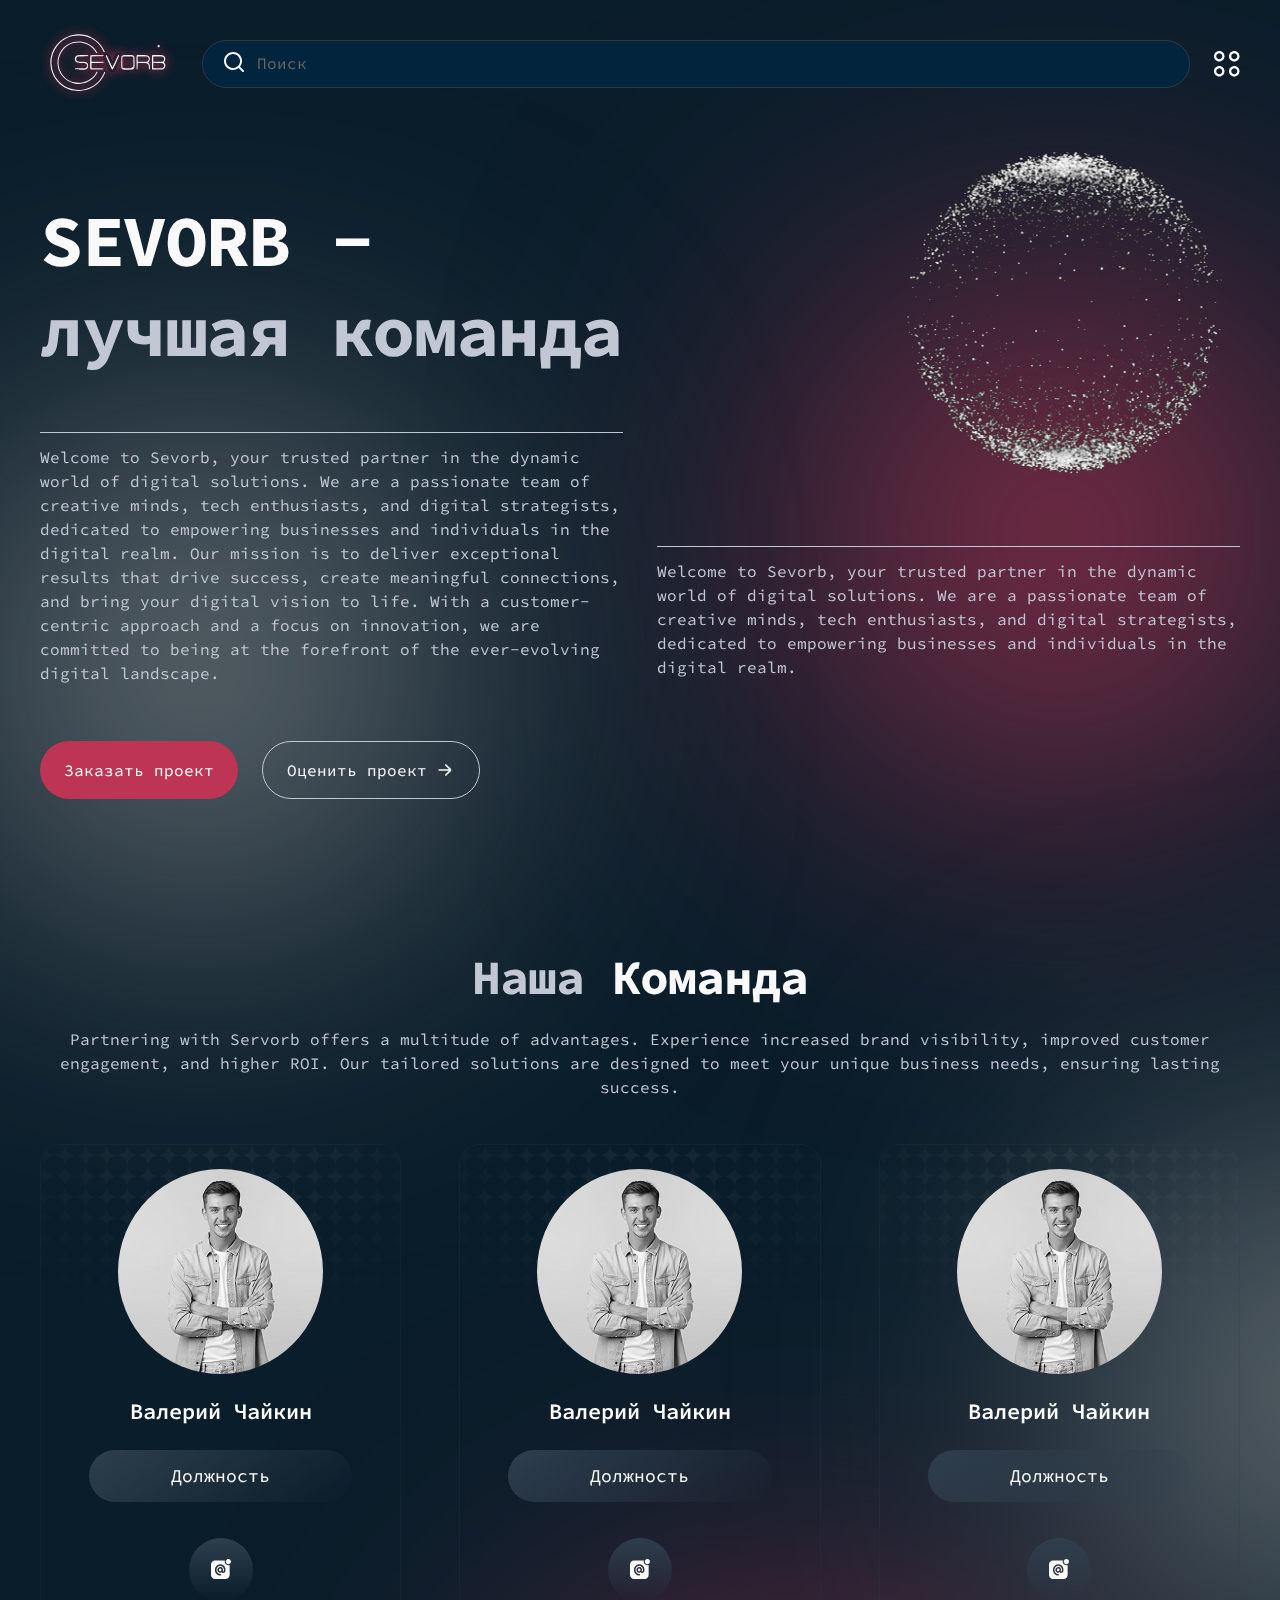
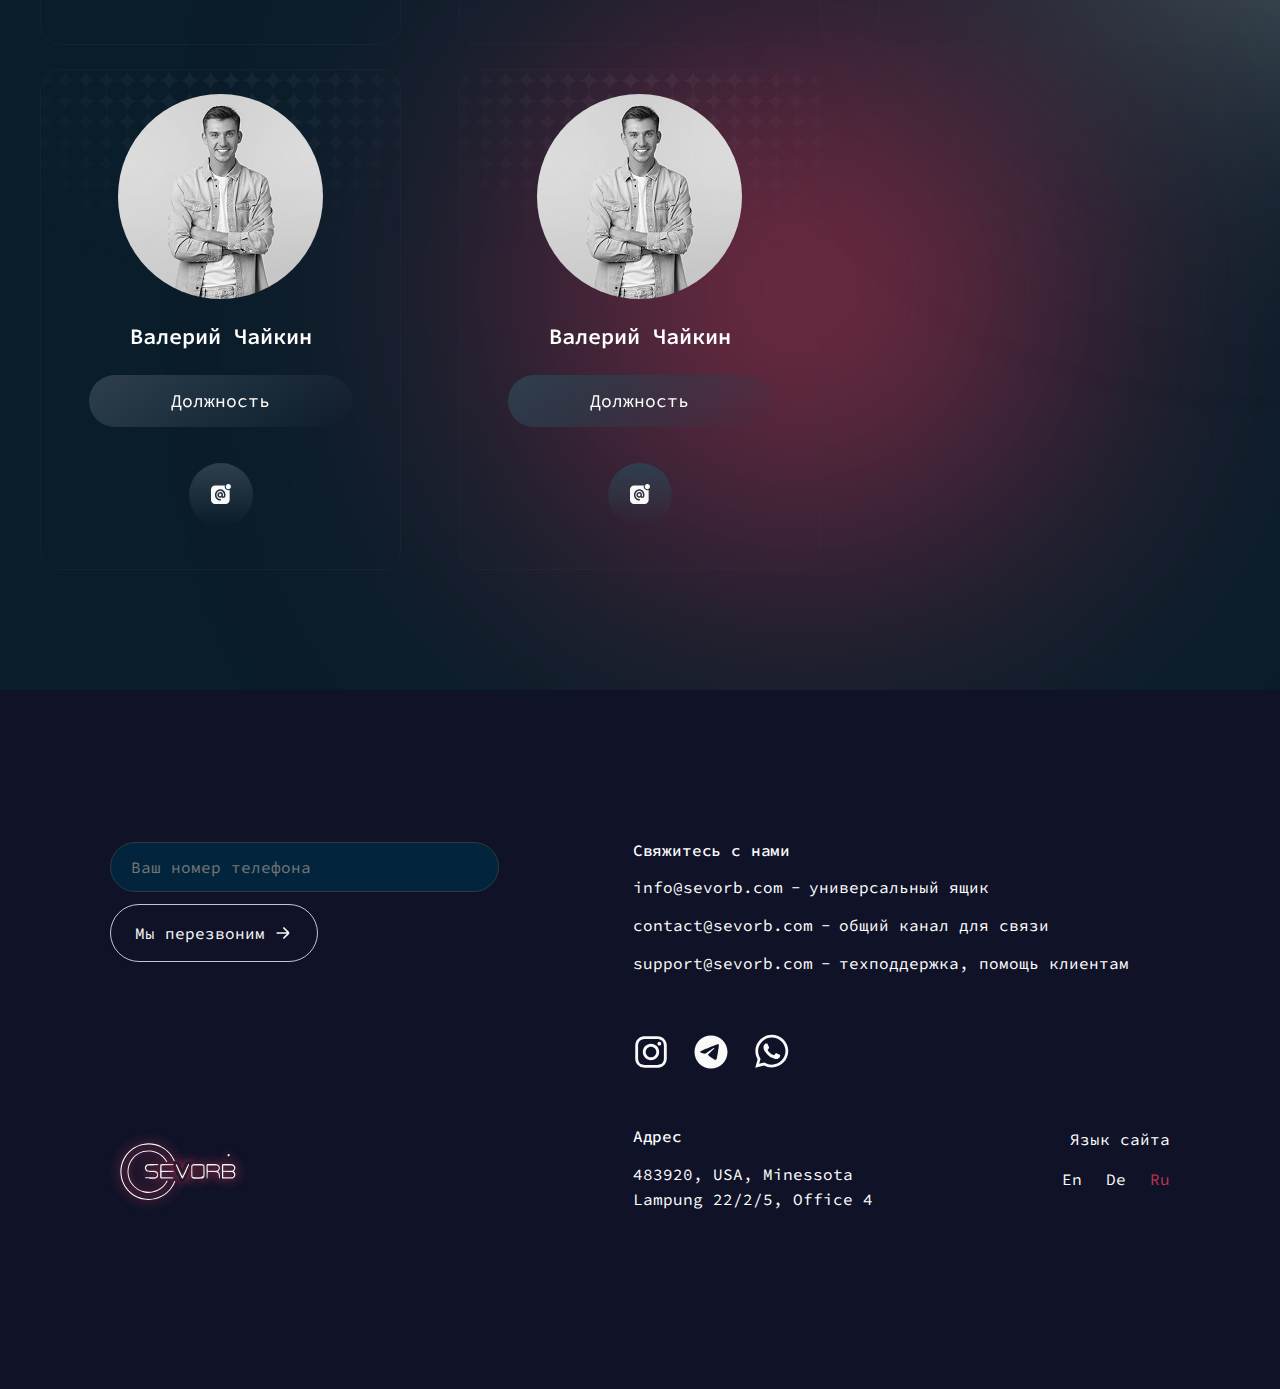
<file: about.html>
<!DOCTYPE html>
<html lang="en">
  <head>
    <meta charset="UTF-8" />
    <meta name="viewport" content="width=device-width, initial-scale=1.0" />
    <title>Document</title>
    <link rel="preconnect" href="https://fonts.googleapis.com" />
    <link rel="preconnect" href="https://fonts.gstatic.com" crossorigin />
    <link
      href="https://fonts.googleapis.com/css2?family=Inter:opsz,wght@14..32,100..900&family=Sora:wght@600&family=Source+Code+Pro:wght@200..900&display=swap"
      rel="stylesheet"
    />
    <link rel="stylesheet" href="css/reset.css" />
    <link rel="stylesheet" href="css/fonts.css" />

    <link rel="stylesheet" href="css/choices.min.css" />
    <link rel="stylesheet" href="css/style.css" />
    <link rel="stylesheet" href="components/about-hero/about-hero.css" />
    <link rel="stylesheet" href="components/about-team/about-team.css" />
  </head>
  <body>
    <div class="wrapper">
      <header class="header">
        <div class="bg-circle-bigMenu"></div>

        <div class="header-row">
          <a href="/" class="header-logo">
            <object data="images/header/Logo.svg" type="image/svg+xml"></object>
          </a>
          <div class="header-search">
            <form action="">
              <input type="text" placeholder="Поиск" />
              <button type="submit">
                <svg
                  width="21"
                  height="20"
                  viewBox="0 0 21 20"
                  fill="none"
                  xmlns="http://www.w3.org/2000/svg"
                >
                  <path
                    d="M19.7309 18.3109L16.0209 14.6309C17.461 12.8353 18.1584 10.5562 17.9697 8.2622C17.781 5.9682 16.7206 3.83368 15.0064 2.29754C13.2923 0.761407 11.0547 -0.0595894 8.75382 0.00337096C6.45294 0.0663314 4.26362 1.00846 2.63604 2.63604C1.00846 4.26362 0.0663314 6.45294 0.00337096 8.75382C-0.0595894 11.0547 0.761407 13.2923 2.29754 15.0064C3.83368 16.7206 5.9682 17.781 8.2622 17.9697C10.5562 18.1584 12.8353 17.461 14.6309 16.0209L18.3109 19.7009C18.4039 19.7946 18.5145 19.869 18.6363 19.9198C18.7582 19.9706 18.8889 19.9967 19.0209 19.9967C19.1529 19.9967 19.2836 19.9706 19.4055 19.9198C19.5273 19.869 19.6379 19.7946 19.7309 19.7009C19.9111 19.5144 20.0119 19.2652 20.0119 19.0059C20.0119 18.7466 19.9111 18.4974 19.7309 18.3109ZM9.0209 16.0209C7.63643 16.0209 6.28305 15.6104 5.13191 14.8412C3.98076 14.072 3.08356 12.9788 2.55374 11.6997C2.02393 10.4206 1.88531 9.01314 2.1554 7.65527C2.4255 6.2974 3.09219 5.05012 4.07115 4.07115C5.05012 3.09219 6.2974 2.4255 7.65527 2.1554C9.01314 1.88531 10.4206 2.02393 11.6997 2.55374C12.9788 3.08356 14.072 3.98076 14.8412 5.13191C15.6104 6.28305 16.0209 7.63643 16.0209 9.0209C16.0209 10.8774 15.2834 12.6579 13.9706 13.9706C12.6579 15.2834 10.8774 16.0209 9.0209 16.0209Z"
                    fill="#F9F9F9"
                  />
                </svg>
              </button>
            </form>
          </div>

          <div class="header-nav">
            <ul class="menu header-menu">
              <li class="menu-item">
                <a href="#">О нас</a>
              </li>
              <li class="menu-item menu-item-submenu">
                <a>
                  <span>Услуги</span>
                  <div class="arrow-menu">
                    <img src="images/header/arrow-down.svg" alt="" />
                  </div>
                </a>
              </li>
              <li class="menu-item">
                <a href="#">Как мы работаем</a>
              </li>
              <li class="menu-item">
                <a href="#">Кейсы</a>
              </li>
              <li class="menu-item">
                <a href="#">Контакты</a>
              </li>
            </ul>
            <div class="language">
              <div class="language-use">
                <span>Ru</span>
                <div class="language-arrow">
                  <img src="images/header/arrow-down-lang.svg" alt="" />
                </div>
              </div>
              <div class="language-menu">
                <span>En</span>
                <span>De</span>
              </div>
            </div>
          </div>
          <div class="burger">
            <svg
              class="burger-open"
              width="26"
              height="26"
              viewBox="0 0 26 26"
              fill="none"
              xmlns="http://www.w3.org/2000/svg"
            >
              <path
                fill-rule="evenodd"
                clip-rule="evenodd"
                d="M0 5.25C0 2.35051 2.35051 0 5.25 0C8.1495 0 10.5 2.35051 10.5 5.25C10.5 8.1495 8.1495 10.5 5.25 10.5C2.35051 10.5 0 8.1495 0 5.25ZM8.25 5.25C8.25 3.59315 6.90685 2.25 5.25 2.25C3.59315 2.25 2.25 3.59315 2.25 5.25C2.25 6.90685 3.59315 8.25 5.25 8.25C6.90685 8.25 8.25 6.90685 8.25 5.25Z"
                fill="white"
              />
              <path
                fill-rule="evenodd"
                clip-rule="evenodd"
                d="M15 5.25C15 2.35051 17.3505 0 20.25 0C23.1495 0 25.5 2.35051 25.5 5.25C25.5 8.1495 23.1495 10.5 20.25 10.5C17.3505 10.5 15 8.1495 15 5.25ZM23.25 5.25C23.25 3.59315 21.9069 2.25 20.25 2.25C18.5931 2.25 17.25 3.59315 17.25 5.25C17.25 6.90685 18.5931 8.25 20.25 8.25C21.9069 8.25 23.25 6.90685 23.25 5.25Z"
                fill="white"
              />
              <path
                fill-rule="evenodd"
                clip-rule="evenodd"
                d="M0 20.25C0 17.3505 2.35051 15 5.25 15C8.1495 15 10.5 17.3505 10.5 20.25C10.5 23.1495 8.1495 25.5 5.25 25.5C2.35051 25.5 0 23.1495 0 20.25ZM8.25 20.25C8.25 18.5931 6.90685 17.25 5.25 17.25C3.59315 17.25 2.25 18.5931 2.25 20.25C2.25 21.9069 3.59315 23.25 5.25 23.25C6.90685 23.25 8.25 21.9069 8.25 20.25Z"
                fill="white"
              />
              <path
                fill-rule="evenodd"
                clip-rule="evenodd"
                d="M15 20.25C15 17.3505 17.3505 15 20.25 15C23.1495 15 25.5 17.3505 25.5 20.25C25.5 23.1495 23.1495 25.5 20.25 25.5C17.3505 25.5 15 23.1495 15 20.25ZM23.25 20.25C23.25 18.5931 21.9069 17.25 20.25 17.25C18.5931 17.25 17.25 18.5931 17.25 20.25C17.25 21.9069 18.5931 23.25 20.25 23.25C21.9069 23.25 23.25 21.9069 23.25 20.25Z"
                fill="white"
              />
            </svg>

            <svg
              class="burger-close"
              width="36"
              height="36"
              viewBox="0 0 36 36"
              fill="none"
              xmlns="http://www.w3.org/2000/svg"
            >
              <path
                d="M18 34.125C9.105 34.125 1.875 26.895 1.875 18C1.875 9.105 9.105 1.875 18 1.875C26.895 1.875 34.125 9.105 34.125 18C34.125 26.895 26.895 34.125 18 34.125ZM18 4.125C10.35 4.125 4.125 10.35 4.125 18C4.125 25.65 10.35 31.875 18 31.875C25.65 31.875 31.875 25.65 31.875 18C31.875 10.35 25.65 4.125 18 4.125Z"
                fill="#F9F9F9"
              />
              <path
                d="M13.755 23.3691C13.47 23.3691 13.185 23.2641 12.96 23.0391C12.525 22.6041 12.525 21.8841 12.96 21.4491L21.45 12.9591C21.885 12.5241 22.605 12.5241 23.04 12.9591C23.475 13.3941 23.475 14.1141 23.04 14.5491L14.55 23.0391C14.34 23.2641 14.04 23.3691 13.755 23.3691Z"
                fill="#F9F9F9"
              />
              <path
                d="M22.245 23.3691C21.96 23.3691 21.675 23.2641 21.45 23.0391L12.96 14.5491C12.525 14.1141 12.525 13.3941 12.96 12.9591C13.395 12.5241 14.115 12.5241 14.55 12.9591L23.04 21.4491C23.475 21.8841 23.475 22.6041 23.04 23.0391C22.815 23.2641 22.53 23.3691 22.245 23.3691Z"
                fill="#F9F9F9"
              />
            </svg>
          </div>
        </div>
        <div class="header-bigMenu">
          <div class="bg-bigMenu">
            <img src="images/header/Code-block.svg" alt="" />
          </div>

          <div class="header-navigation">
            <ul class="menu">
              <li class="menu-item">
                <a href="#">О нас</a>
              </li>
              <li class="menu-item menu-item-has-children">
                <div class="menu-item-children-link">
                  <span>Услуги</span>
                  <div class="arrow-menu">
                    <img src="images/header/arrow-down.svg" alt="" />
                  </div>
                </div>
                <ul class="sub-menu">
                  <li class="menu-item">
                    <a href="#">
                      <div class="menu-icons">
                        <img src="images/header/icons/development.svg" alt="" />
                      </div>
                      <div class="menu-info">
                        <div class="menu-info-title">
                          Разработка программного обеспечения
                        </div>
                        <p class="menu-info-text">
                          Создание и поддержка мобильных и настольных приложений
                        </p>
                      </div>
                    </a>
                  </li>
                  <li class="menu-item">
                    <a href="#">
                      <div class="menu-icons">
                        <img
                          src="images/header/icons/it-consulting.svg"
                          alt=""
                        />
                      </div>
                      <div class="menu-info">
                        <div class="menu-info-title">IT-консалтинг</div>
                        <p class="menu-info-text">
                          Создание и поддержка мобильных и настольных приложений
                        </p>
                      </div>
                    </a>
                  </li>
                  <li class="menu-item">
                    <a href="#">
                      <div class="menu-icons">
                        <img src="images/header/icons/no-code.svg" alt="" />
                      </div>
                      <div class="menu-info">
                        <div class="menu-info-title">
                          No-code / Low-code разработка
                        </div>
                        <p class="menu-info-text">
                          Создание и поддержка мобильных и настольных приложений
                        </p>
                      </div>
                    </a>
                  </li>
                  <li class="menu-item">
                    <a href="#">
                      <div class="menu-icons">
                        <img
                          src="images/header/icons/tech-documents.svg"
                          alt=""
                        />
                      </div>
                      <div class="menu-info">
                        <div class="menu-info-title">
                          Техническая документация и сопровождение
                        </div>
                        <p class="menu-info-text">
                          Создание и поддержка мобильных и настольных приложений
                        </p>
                      </div>
                    </a>
                  </li>
                  <li class="menu-item">
                    <a href="#">
                      <div class="menu-icons">
                        <img src="images/header/icons/test.svg" alt="" />
                      </div>
                      <div class="menu-info">
                        <div class="menu-info-title">
                          Тестирование программного обеспечения
                        </div>
                        <p class="menu-info-text">
                          Создание и поддержка мобильных и настольных приложений
                        </p>
                      </div>
                    </a>
                  </li>
                  <li class="menu-item">
                    <a href="#">
                      <div class="menu-icons">
                        <img src="images/header/icons/analyse.svg" alt="" />
                      </div>
                      <div class="menu-info">
                        <div class="menu-info-title">
                          Аналитика и визуализация данных
                        </div>
                        <p class="menu-info-text">
                          Создание и поддержка мобильных и настольных приложений
                        </p>
                      </div>
                    </a>
                  </li>
                  <li class="menu-item">
                    <a href="#">
                      <div class="menu-icons">
                        <img src="images/header/icons/robotics.svg" alt="" />
                      </div>
                      <div class="menu-info">
                        <div class="menu-info-title">
                          Robotic Process Automation (RPA)
                        </div>
                        <p class="menu-info-text">
                          Создание и поддержка мобильных и настольных приложений
                        </p>
                      </div>
                    </a>
                  </li>
                  <li class="menu-item">
                    <a href="#">
                      <div class="menu-icons">
                        <img src="images/header/icons/it-autsort.svg" alt="" />
                      </div>
                      <div class="menu-info">
                        <div class="menu-info-title">IT-аутсорсинг</div>
                        <p class="menu-info-text">
                          Создание и поддержка мобильных и настольных приложений
                        </p>
                      </div>
                    </a>
                  </li>
                </ul>
              </li>
              <li class="menu-item">
                <a href="#">Как мы работаем</a>
              </li>

              <li class="menu-item">
                <a href="#">Кейсы</a>
              </li>
              <li class="menu-item">
                <a href="#">Контакты</a>
              </li>
            </ul>
            <div class="language-bigMenu">
              <span class="language-span">Язык сайта:</span>
              <div class="language-row">
                <a href="#" class="lang">En</a>
                <a href="#" class="lang">De</a>
                <a href="#" class="lang active">Ru</a>
              </div>
            </div>
          </div>
        </div>
        <div class="header-bigMenu-services">
          <div class="bg-bigMenu">
            <img src="images/header/Code-block.svg" alt="" />
          </div>

          <h3>Услуги</h3>

          <ul class="sub-menu">
            <li class="menu-item">
              <a href="#">
                <div class="menu-icons">
                  <img src="images/header/icons/development.svg" alt="" />
                </div>
                <div class="menu-info">
                  <div class="menu-info-title">
                    Разработка программного обеспечения
                  </div>
                  <p class="menu-info-text">
                    Создание и поддержка мобильных и настольных приложений
                  </p>
                </div>
              </a>
            </li>
            <li class="menu-item">
              <a href="#">
                <div class="menu-icons">
                  <img src="images/header/icons/it-consulting.svg" alt="" />
                </div>
                <div class="menu-info">
                  <div class="menu-info-title">IT-консалтинг</div>
                  <p class="menu-info-text">
                    Создание и поддержка мобильных и настольных приложений
                  </p>
                </div>
              </a>
            </li>
            <li class="menu-item">
              <a href="#">
                <div class="menu-icons">
                  <img src="images/header/icons/no-code.svg" alt="" />
                </div>
                <div class="menu-info">
                  <div class="menu-info-title">
                    No-code / Low-code разработка
                  </div>
                  <p class="menu-info-text">
                    Создание и поддержка мобильных и настольных приложений
                  </p>
                </div>
              </a>
            </li>
            <li class="menu-item">
              <a href="#">
                <div class="menu-icons">
                  <img src="images/header/icons/tech-documents.svg" alt="" />
                </div>
                <div class="menu-info">
                  <div class="menu-info-title">
                    Техническая документация и сопровождение
                  </div>
                  <p class="menu-info-text">
                    Создание и поддержка мобильных и настольных приложений
                  </p>
                </div>
              </a>
            </li>
            <li class="menu-item">
              <a href="#">
                <div class="menu-icons">
                  <img src="images/header/icons/test.svg" alt="" />
                </div>
                <div class="menu-info">
                  <div class="menu-info-title">
                    Тестирование программного обеспечения
                  </div>
                  <p class="menu-info-text">
                    Создание и поддержка мобильных и настольных приложений
                  </p>
                </div>
              </a>
            </li>
            <li class="menu-item">
              <a href="#">
                <div class="menu-icons">
                  <img src="images/header/icons/analyse.svg" alt="" />
                </div>
                <div class="menu-info">
                  <div class="menu-info-title">
                    Аналитика и визуализация данных
                  </div>
                  <p class="menu-info-text">
                    Создание и поддержка мобильных и настольных приложений
                  </p>
                </div>
              </a>
            </li>
            <li class="menu-item">
              <a href="#">
                <div class="menu-icons">
                  <img src="images/header/icons/robotics.svg" alt="" />
                </div>
                <div class="menu-info">
                  <div class="menu-info-title">
                    Robotic Process Automation (RPA)
                  </div>
                  <p class="menu-info-text">
                    Создание и поддержка мобильных и настольных приложений
                  </p>
                </div>
              </a>
            </li>
            <li class="menu-item">
              <a href="#">
                <div class="menu-icons">
                  <img src="images/header/icons/it-autsort.svg" alt="" />
                </div>
                <div class="menu-info">
                  <div class="menu-info-title">IT-аутсорсинг</div>
                  <p class="menu-info-text">
                    Создание и поддержка мобильных и настольных приложений
                  </p>
                </div>
              </a>
            </li>
          </ul>
        </div>
      </header>
      <main class="main">
        <section class="about-hero">
          <div class="container">
            <div class="about-hero-wrapper">
              <div class="about-hero-left">
                <h1 class="about-hero-title">
                  SEVORB - <span>лучшая команда</span>
                </h1>
                <div class="about-hero-left-text">
                  <p>
                    Welcome to Sevorb, your trusted partner in the dynamic world
                    of digital solutions. We are a passionate team of creative
                    minds, tech enthusiasts, and digital strategists, dedicated
                    to empowering businesses and individuals in the digital
                    realm. Our mission is to deliver exceptional results that
                    drive success, create meaningful connections, and bring your
                    digital vision to life. With a customer-centric approach and
                    a focus on innovation, we are committed to being at the
                    forefront of the ever-evolving digital landscape.
                  </p>
                </div>
              </div>
              <div class="about-hero-right">
                <div class="about-hero-right-gif">
                  <img src="images/about/about-gif.gif" alt="" />
                </div>
                <div class="about-hero-right-text">
                  <p>
                    Welcome to Sevorb, your trusted partner in the dynamic world
                    of digital solutions. We are a passionate team of creative
                    minds, tech enthusiasts, and digital strategists, dedicated
                    to empowering businesses and individuals in the digital
                    realm.
                  </p>
                </div>
              </div>
            </div>
            <div class="about-hero-buttons">
              <button class="red-btn btn-form">Заказать проект</button>
              <button class="btn btn-form">
                <span>Оценить проект</span>
                <img src="images/arrow-right.svg" alt="" />
              </button>
            </div>
          </div>
          <div class="about-hero-circle-red"></div>
          <div class="about-hero-circle-white"></div>
        </section>
        <section class="about-team">
          <div class="container">
            <h2 class="about-team-title">Наша <span>Команда</span></h2>
            <p class="about-team-text">
              Partnering with Servorb offers a multitude of advantages.
              Experience increased brand visibility, improved customer
              engagement, and higher ROI. Our tailored solutions are designed to
              meet your unique business needs, ensuring lasting success.
            </p>
            <div class="about-team-wrapper">
              <article class="team-member-card">
                <figure class="team-member-image">
                  <img
                    class="profile-photo"
                    src="images/ourTeam-whiteSection/man-2.png"
                    alt="Фото Валерия Чайкина"
                  />
                  <img
                    class="profile-photo-2"
                    src="images/ourTeam-whiteSection/man-3.png"
                    alt="Фото Валерия Чайкина"
                  />
                </figure>

                <div class="team-member-info">
                  <h2 class="team-member-name">Валерий Чайкин</h2>
                  <p class="team-member-position">Должность</p>
                </div>
                <a href="#" class="team-member-link">
                  <div class="team-member-link-circle">
                    <img
                      src="images/about/Icon.svg"
                      alt="Подробнее о Валерии Чайкине"
                    />
                  </div>
                </a>

                <div class="team-membedr-bg">
                  <img src="images/about/Abstract Design.svg" alt="" />
                </div>
              </article>
              <article class="team-member-card">
                <figure class="team-member-image">
                  <img
                    class="profile-photo"
                    src="images/ourTeam-whiteSection/man-2.png"
                    alt="Фото Валерия Чайкина"
                  />
                  <img
                    class="profile-photo-2"
                    src="images/ourTeam-whiteSection/man-3.png"
                    alt="Фото Валерия Чайкина"
                  />
                </figure>

                <div class="team-member-info">
                  <h2 class="team-member-name">Валерий Чайкин</h2>
                  <p class="team-member-position">Должность</p>
                </div>
                <a href="#" class="team-member-link">
                  <div class="team-member-link-circle">
                    <img
                      src="images/about/Icon.svg"
                      alt="Подробнее о Валерии Чайкине"
                    />
                  </div>
                </a>

                <div class="team-membedr-bg">
                  <img src="images/about/Abstract Design.svg" alt="" />
                </div>
              </article>
              <article class="team-member-card">
                <figure class="team-member-image">
                  <img
                    class="profile-photo"
                    src="images/ourTeam-whiteSection/man-2.png"
                    alt="Фото Валерия Чайкина"
                  />
                  <img
                    class="profile-photo-2"
                    src="images/ourTeam-whiteSection/man-3.png"
                    alt="Фото Валерия Чайкина"
                  />
                </figure>

                <div class="team-member-info">
                  <h2 class="team-member-name">Валерий Чайкин</h2>
                  <p class="team-member-position">Должность</p>
                </div>
                <a href="#" class="team-member-link">
                  <div class="team-member-link-circle">
                    <img
                      src="images/about/Icon.svg"
                      alt="Подробнее о Валерии Чайкине"
                    />
                  </div>
                </a>

                <div class="team-membedr-bg">
                  <img src="images/about/Abstract Design.svg" alt="" />
                </div>
              </article>
              <article class="team-member-card">
                <figure class="team-member-image">
                  <img
                    class="profile-photo"
                    src="images/ourTeam-whiteSection/man-2.png"
                    alt="Фото Валерия Чайкина"
                  />
                  <img
                    class="profile-photo-2"
                    src="images/ourTeam-whiteSection/man-3.png"
                    alt="Фото Валерия Чайкина"
                  />
                </figure>

                <div class="team-member-info">
                  <h2 class="team-member-name">Валерий Чайкин</h2>
                  <p class="team-member-position">Должность</p>
                </div>
                <a href="#" class="team-member-link">
                  <div class="team-member-link-circle">
                    <img
                      src="images/about/Icon.svg"
                      alt="Подробнее о Валерии Чайкине"
                    />
                  </div>
                </a>

                <div class="team-membedr-bg">
                  <img src="images/about/Abstract Design.svg" alt="" />
                </div>
              </article>
              <article class="team-member-card">
                <figure class="team-member-image">
                  <img
                    class="profile-photo"
                    src="images/ourTeam-whiteSection/man-2.png"
                    alt="Фото Валерия Чайкина"
                  />
                  <img
                    class="profile-photo-2"
                    src="images/ourTeam-whiteSection/man-3.png"
                    alt="Фото Валерия Чайкина"
                  />
                </figure>

                <div class="team-member-info">
                  <h2 class="team-member-name">Валерий Чайкин</h2>
                  <p class="team-member-position">Должность</p>
                </div>
                <a href="#" class="team-member-link">
                  <div class="team-member-link-circle">
                    <img
                      src="images/about/Icon.svg"
                      alt="Подробнее о Валерии Чайкине"
                    />
                  </div>
                </a>

                <div class="team-membedr-bg">
                  <img src="images/about/Abstract Design.svg" alt="" />
                </div>
              </article>
            </div>
          </div>
          <div class="about-team-circle-red"></div>
          <div class="about-team-circle-white"></div>
        </section>
      </main>
      <footer class="footer">
        <div class="container">
          <div class="footer-wrap">
            <div class="footer-left">
              <form action="">
                <input type="text" required placeholder="Ваш номер телефона" />
                <button class="btn" type="submit">
                  <span>Мы перезвоним</span>
                  <img src="images/arrow-right.svg" alt="" />
                </button>
              </form>
              <a href="#" class="footer-logo">
                <object
                  data="images/header/Logo.svg"
                  type="image/svg+xml"
                ></object>
              </a>
            </div>
            <div class="footer-right">
              <div class="footer-right-title">Свяжитесь с нами</div>
              <dl>
                <div class="footer-info-row">
                  <dt>
                    <a href="mailto:info@sevorb.com">info@sevorb.com</a>
                  </dt>
                  <dd class="procherk">-</dd>
                  <dd>универсальный ящик</dd>
                </div>
                <div class="footer-info-row">
                  <dt>
                    <a href="mailto:contact@sevorb.com">contact@sevorb.com</a>
                  </dt>
                  <dd class="procherk">-</dd>
                  <dd>общий канал для связи</dd>
                </div>
                <div class="footer-info-row">
                  <dt>
                    <a href="mailto:support@sevorb.com">support@sevorb.com</a>
                  </dt>
                  <dd class="procherk">-</dd>
                  <dd>техподдержка, помощь клиентам</dd>
                </div>
              </dl>
              <ul class="footer-socials">
                <li>
                  <a href="#">
                    <svg
                      width="36"
                      height="36"
                      viewBox="0 0 36 36"
                      fill="none"
                      xmlns="http://www.w3.org/2000/svg"
                    >
                      <path
                        d="M18 5.09639C22.1747 5.09639 22.744 5.09639 24.4518 5.09639C25.9699 5.09639 26.7289 5.4759 27.2982 5.66566C28.0572 6.04518 28.6265 6.23494 29.1958 6.80422C29.7651 7.3735 30.1446 7.94277 30.3343 8.70181C30.5241 9.27109 30.7139 10.0301 30.9036 11.5482C30.9036 13.256 30.9036 13.6355 30.9036 18C30.9036 22.3645 30.9036 22.744 30.9036 24.4518C30.9036 25.9699 30.5241 26.7289 30.3343 27.2982C29.9548 28.0572 29.7651 28.6265 29.1958 29.1958C28.6265 29.7651 28.0572 30.1446 27.2982 30.3343C26.7289 30.5241 25.9699 30.7139 24.4518 30.9036C22.744 30.9036 22.3645 30.9036 18 30.9036C13.6355 30.9036 13.256 30.9036 11.5482 30.9036C10.0301 30.9036 9.27109 30.5241 8.70181 30.3343C7.94277 29.9548 7.3735 29.7651 6.80422 29.1958C6.23494 28.6265 5.85542 28.0572 5.66566 27.2982C5.4759 26.7289 5.28614 25.9699 5.09639 24.4518C5.09639 22.744 5.09639 22.3645 5.09639 18C5.09639 13.6355 5.09639 13.256 5.09639 11.5482C5.09639 10.0301 5.4759 9.27109 5.66566 8.70181C6.04518 7.94277 6.23494 7.3735 6.80422 6.80422C7.3735 6.23494 7.94277 5.85542 8.70181 5.66566C9.27109 5.4759 10.0301 5.28614 11.5482 5.09639C13.256 5.09639 13.8253 5.09639 18 5.09639ZM18 2.25C13.6355 2.25 13.256 2.25 11.5482 2.25C9.84036 2.25 8.70181 2.62952 7.75301 3.00904C6.80422 3.38856 5.85542 3.95783 4.90663 4.90663C3.95783 5.85542 3.57831 6.61446 3.00904 7.75301C2.62952 8.70181 2.43976 9.84036 2.25 11.5482C2.25 13.256 2.25 13.8253 2.25 18C2.25 22.3645 2.25 22.744 2.25 24.4518C2.25 26.1596 2.62952 27.2982 3.00904 28.247C3.38856 29.1958 3.95783 30.1446 4.90663 31.0934C5.85542 32.0422 6.61446 32.4217 7.75301 32.991C8.70181 33.3705 9.84036 33.5602 11.5482 33.75C13.256 33.75 13.8253 33.75 18 33.75C22.1747 33.75 22.744 33.75 24.4518 33.75C26.1596 33.75 27.2982 33.3705 28.247 32.991C29.1958 32.6114 30.1446 32.0422 31.0934 31.0934C32.0422 30.1446 32.4217 29.3855 32.991 28.247C33.3705 27.2982 33.5602 26.1596 33.75 24.4518C33.75 22.744 33.75 22.1747 33.75 18C33.75 13.8253 33.75 13.256 33.75 11.5482C33.75 9.84036 33.3705 8.70181 32.991 7.75301C32.6114 6.80422 32.0422 5.85542 31.0934 4.90663C30.1446 3.95783 29.3855 3.57831 28.247 3.00904C27.2982 2.62952 26.1596 2.43976 24.4518 2.25C22.744 2.25 22.3645 2.25 18 2.25Z"
                        fill="#F9F9F9"
                      />
                      <path
                        d="M18 9.84036C13.4458 9.84036 9.84036 13.4458 9.84036 18C9.84036 22.5542 13.4458 26.1596 18 26.1596C22.5542 26.1596 26.1596 22.5542 26.1596 18C26.1596 13.4458 22.5542 9.84036 18 9.84036ZM18 23.3133C15.1536 23.3133 12.6867 21.0361 12.6867 18C12.6867 15.1536 14.9639 12.6867 18 12.6867C20.8464 12.6867 23.3133 14.9639 23.3133 18C23.3133 20.8464 20.8464 23.3133 18 23.3133Z"
                        fill="#F9F9F9"
                      />
                      <path
                        d="M26.3494 11.5482C27.3974 11.5482 28.247 10.6986 28.247 9.6506C28.247 8.60259 27.3974 7.75301 26.3494 7.75301C25.3014 7.75301 24.4518 8.60259 24.4518 9.6506C24.4518 10.6986 25.3014 11.5482 26.3494 11.5482Z"
                        fill="#F9F9F9"
                      />
                    </svg>
                  </a>
                </li>
                <li>
                  <a href="#">
                    <svg
                      width="36"
                      height="36"
                      viewBox="0 0 36 36"
                      fill="none"
                      xmlns="http://www.w3.org/2000/svg"
                    >
                      <path
                        fill-rule="evenodd"
                        clip-rule="evenodd"
                        d="M18 34.5C27.1127 34.5 34.5 27.1127 34.5 18C34.5 8.8873 27.1127 1.5 18 1.5C8.8873 1.5 1.5 8.8873 1.5 18C1.5 27.1127 8.8873 34.5 18 34.5ZM18.4225 12.5218C16.7336 13.2282 13.3582 14.6902 8.29633 16.9078C7.47435 17.2365 7.04377 17.5581 7.00457 17.8725C6.93832 18.4038 7.60007 18.6131 8.5012 18.898C8.62377 18.9368 8.75077 18.9769 8.88098 19.0195C9.76755 19.3093 10.9601 19.6483 11.5801 19.6617C12.1425 19.674 12.7702 19.4408 13.4632 18.9623C18.1927 15.7521 20.6341 14.1294 20.7873 14.0945C20.8955 14.0698 21.0453 14.0388 21.1468 14.1295C21.2484 14.2202 21.2384 14.3921 21.2276 14.4382C21.1621 14.7192 18.5645 17.1476 17.2202 18.4042C16.8012 18.796 16.5039 19.0739 16.4431 19.1374C16.307 19.2795 16.1683 19.414 16.0349 19.5433C15.2113 20.3417 14.5936 20.9404 16.0691 21.9181C16.7782 22.388 17.3456 22.7765 17.9116 23.1641C18.5298 23.5875 19.1464 24.0097 19.9442 24.5355C20.1474 24.6695 20.3415 24.8086 20.5306 24.9442C21.25 25.4599 21.8964 25.9232 22.6949 25.8494C23.1588 25.8064 23.6381 25.3677 23.8815 24.0593C24.4567 20.9671 25.5874 14.2672 25.8488 11.5063C25.8717 11.2644 25.8429 10.9548 25.8197 10.8189C25.7966 10.683 25.7483 10.4894 25.5726 10.3461C25.3646 10.1763 25.0434 10.1405 24.8997 10.143C24.2467 10.1547 23.2447 10.505 18.4225 12.5218Z"
                        fill="#F9F9F9"
                      />
                    </svg>
                  </a>
                </li>
                <li>
                  <a href="#">
                    <svg
                      width="36"
                      height="36"
                      viewBox="0 0 36 36"
                      fill="none"
                      xmlns="http://www.w3.org/2000/svg"
                    >
                      <g clip-path="url(#clip0_43721_8750)">
                        <path
                          fill-rule="evenodd"
                          clip-rule="evenodd"
                          d="M30.4421 5.54574C27.3401 2.4541 23.2151 0.751825 18.8197 0.75C9.76208 0.75 2.39117 8.08455 2.3875 17.1013C2.38567 19.9831 3.14283 22.7965 4.58108 25.276L2.25 33.75L10.9602 31.4767C13.36 32.7803 16.0623 33.4654 18.8123 33.4663H18.8197C27.8754 33.4663 35.2472 26.1308 35.25 17.115C35.2518 12.7453 33.5441 8.63738 30.4421 5.54665V5.54574ZM18.8197 30.7049H18.8142C16.3639 30.7049 13.9604 30.049 11.8631 28.8101L11.3644 28.5155L6.19533 29.8647L7.57492 24.8491L7.25042 24.3346C5.88367 22.1707 5.16133 19.6693 5.16225 17.1013C5.165 9.60802 11.292 3.5114 18.8252 3.5114C22.4726 3.51323 25.9018 4.92814 28.4804 7.49797C31.059 10.0669 32.478 13.4824 32.4762 17.1132C32.4725 24.6074 26.3464 30.704 18.8197 30.704V30.7049ZM26.3107 20.5259C25.9 20.3216 23.8815 19.3336 23.5047 19.1968C23.128 19.0599 22.8548 18.9924 22.5817 19.4011C22.3085 19.8107 21.5211 20.7312 21.2818 21.003C21.0426 21.2758 20.8024 21.3095 20.3927 21.1052C19.982 20.9009 18.6592 20.4694 17.0908 19.0773C15.8707 17.9935 15.0467 16.6561 14.8065 16.2465C14.5672 15.8369 14.7808 15.6161 14.9862 15.4127C15.1704 15.2293 15.3968 14.9356 15.6022 14.6966C15.8075 14.4585 15.8753 14.287 16.0128 14.0151C16.1503 13.7424 16.0816 13.5043 15.9789 13.299C15.8762 13.0947 15.0558 11.0831 14.713 10.2658C14.3793 9.46936 14.0411 9.577 13.7899 9.56423C13.5507 9.55237 13.2766 9.55055 13.0025 9.55055C12.7284 9.55055 12.2838 9.65272 11.9071 10.0614C11.5303 10.471 10.4697 11.459 10.4697 13.4696C10.4697 15.4802 11.941 17.4233 12.1463 17.697C12.3517 17.9698 15.0421 22.0968 19.1597 23.8666C20.1387 24.2881 20.9042 24.5389 21.5009 24.7278C22.4845 25.0389 23.3792 24.9951 24.0868 24.8902C24.8752 24.7725 26.516 23.9013 26.8579 22.947C27.1998 21.9928 27.1998 21.1745 27.0972 21.0039C26.9945 20.8333 26.7204 20.7312 26.3097 20.5268V20.525L26.3107 20.5259Z"
                          fill="#F9F9F9"
                        />
                      </g>
                      <defs>
                        <clipPath id="clip0_43721_8750">
                          <rect width="36" height="36" fill="white" />
                        </clipPath>
                      </defs>
                    </svg>
                  </a>
                </li>
              </ul>
              <div class="footer-right-blocks">
                <div class="footer-adress">
                  <span>Адрес</span>
                  <p>
                    483920, USA, Minessota <br />
                    Lampung 22/2/5, Office 4
                  </p>
                </div>
                <div class="footer-language">
                  <span>Язык сайта</span>
                  <div class="footer-language-link">
                    <a href="#">En</a>
                    <a href="#">De</a>
                    <a href="#" class="active">Ru</a>
                  </div>
                </div>
              </div>
            </div>
          </div>
        </div>
      </footer>

      <div class="popup-form">
        <div class="shadow"></div>
        <div class="popup-wrapper">
          <button class="popup-close">
            <svg
              width="36"
              height="36"
              viewBox="0 0 36 36"
              fill="none"
              xmlns="http://www.w3.org/2000/svg"
            >
              <path
                d="M18 34.125C9.105 34.125 1.875 26.895 1.875 18C1.875 9.105 9.105 1.875 18 1.875C26.895 1.875 34.125 9.105 34.125 18C34.125 26.895 26.895 34.125 18 34.125ZM18 4.125C10.35 4.125 4.125 10.35 4.125 18C4.125 25.65 10.35 31.875 18 31.875C25.65 31.875 31.875 25.65 31.875 18C31.875 10.35 25.65 4.125 18 4.125Z"
                fill="#F9F9F9"
              />
              <path
                d="M13.755 23.3691C13.47 23.3691 13.185 23.2641 12.96 23.0391C12.525 22.6041 12.525 21.8841 12.96 21.4491L21.45 12.9591C21.885 12.5241 22.605 12.5241 23.04 12.9591C23.475 13.3941 23.475 14.1141 23.04 14.5491L14.55 23.0391C14.34 23.2641 14.04 23.3691 13.755 23.3691Z"
                fill="#F9F9F9"
              />
              <path
                d="M22.245 23.3691C21.96 23.3691 21.675 23.2641 21.45 23.0391L12.96 14.5491C12.525 14.1141 12.525 13.3941 12.96 12.9591C13.395 12.5241 14.115 12.5241 14.55 12.9591L23.04 21.4491C23.475 21.8841 23.475 22.6041 23.04 23.0391C22.815 23.2641 22.53 23.3691 22.245 23.3691Z"
                fill="#F9F9F9"
              />
            </svg>
          </button>
          <b>Форма онлайн заявки</b>
          <p>Пожалуйста, заполните форму и мы ответим в ближайшие 24 часа</p>
          <div class="form-custom">
            <form class="form">
              <div class="form-row">
                <div class="form-block">
                  <span class="wpcf7-form-control-wrap">
                    <label for="form-name-2">Имя</label>
                    <input
                      type="text"
                      id="form-name-2"
                      required
                      placeholder="Введите ваше имя"
                    />
                  </span>
                </div>
                <div class="form-block">
                  <span class="wpcf7-form-control-wrap">
                    <label for="form-email-2">Email</label>
                    <input
                      type="email"
                      id="form-email-2"
                      required
                      placeholder="Введите ваш Email"
                    />
                  </span>
                </div>
                <div class="form-block">
                  <span class="wpcf7-form-control-wrap">
                    <label for="form-tel-2">Телефон</label>
                    <input
                      type="tel"
                      id="form-tel-2"
                      required
                      placeholder="Введите ваш телефон"
                    />
                  </span>
                </div>
              </div>
              <div class="form-row">
                <div class="form-block">
                  <span class="wpcf7-form-control-wrap">
                    <label for="form-service-2">Выберите услугу</label>
                    <select
                      name=""
                      id="form-service-2"
                      class="multi-default"
                      required
                    >
                      <option value="" disabled selected>
                        Выберите услугу
                      </option>
                      <option value="Услуга 1">Услуга 1</option>
                      <option value="Услуга 2">Услуга 2</option>
                      <option value="Услуга 3">Услуга 3</option>
                      <option value="Услуга 3">Услуга 3</option>
                      <option value="Услуга 3">Услуга 3</option>
                    </select>
                  </span>
                </div>
                <div class="form-block">
                  <span class="wpcf7-form-control-wrap">
                    <label for="form-company-2">Название компании</label>
                    <input
                      type="text"
                      id="form-company-2"
                      required
                      placeholder="Введите название"
                    />
                  </span>
                </div>
                <div class="form-block">
                  <span class="wpcf7-form-control-wrap">
                    <label for="form-theme-2">Тема</label>
                    <select
                      name=""
                      id="form-theme-2"
                      class="multi-default"
                      required
                    >
                      <option value="" disabled selected>Выберите тему</option>
                      <option value="Тема 1">Тема 1</option>
                      <option value="Тема 2">Тема 2</option>
                      <option value="Тема 3">Тема 3</option>
                    </select>
                  </span>
                </div>
              </div>

              <div class="form-textarea">
                <label for="form-textarea-2">Ваше сообщение</label>
                <textarea
                  name=""
                  id="form-textarea-2"
                  placeholder="Введите ваше сообщение"
                ></textarea>
              </div>
              <button class="btn" type="submit">
                <span>Отправить запрос</span>
                <img src="images/arrow-right.svg" alt="" />
              </button>
            </form>
          </div>
        </div>
      </div>
    </div>
  </body>
  <script src="js/choices.min.js"></script>
  <script src="components/cta-mainSection/cta-mainSection.js"></script>
  <script src="js/main.js"></script>
</html>
</file>
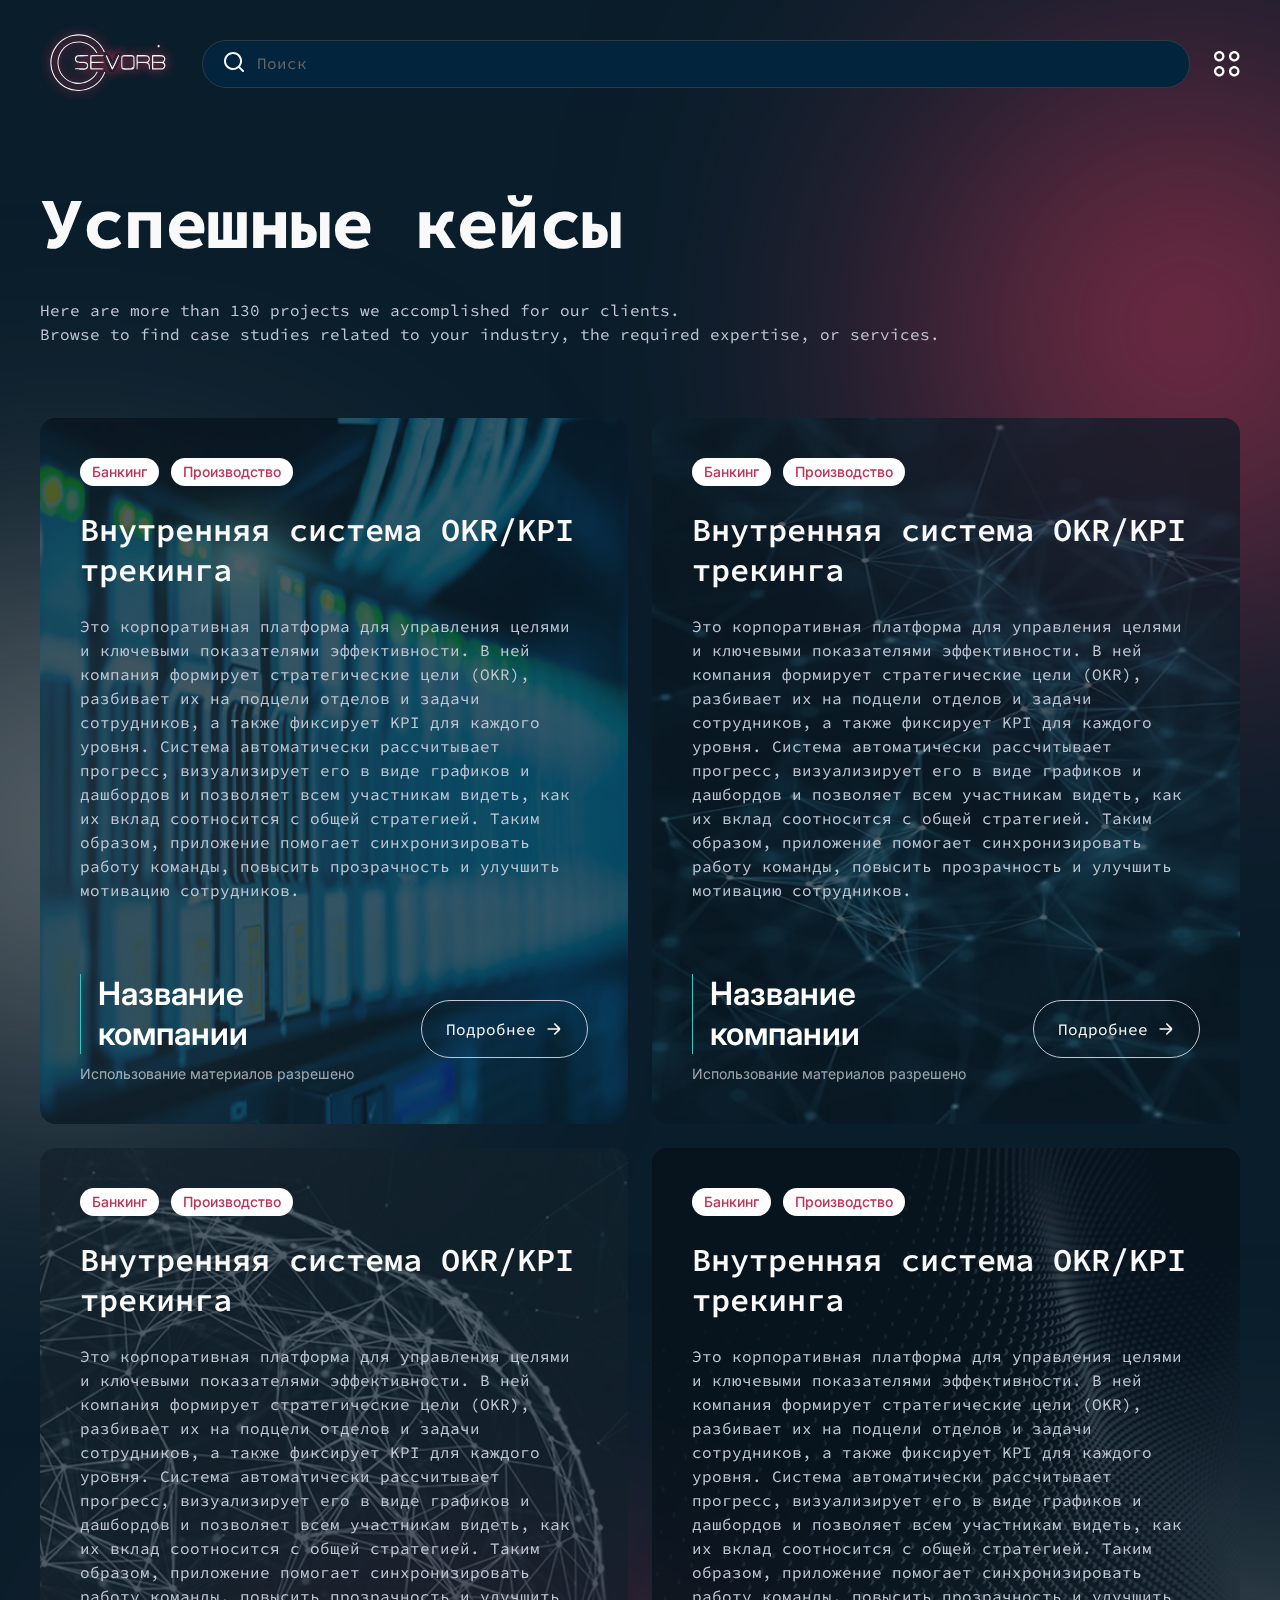
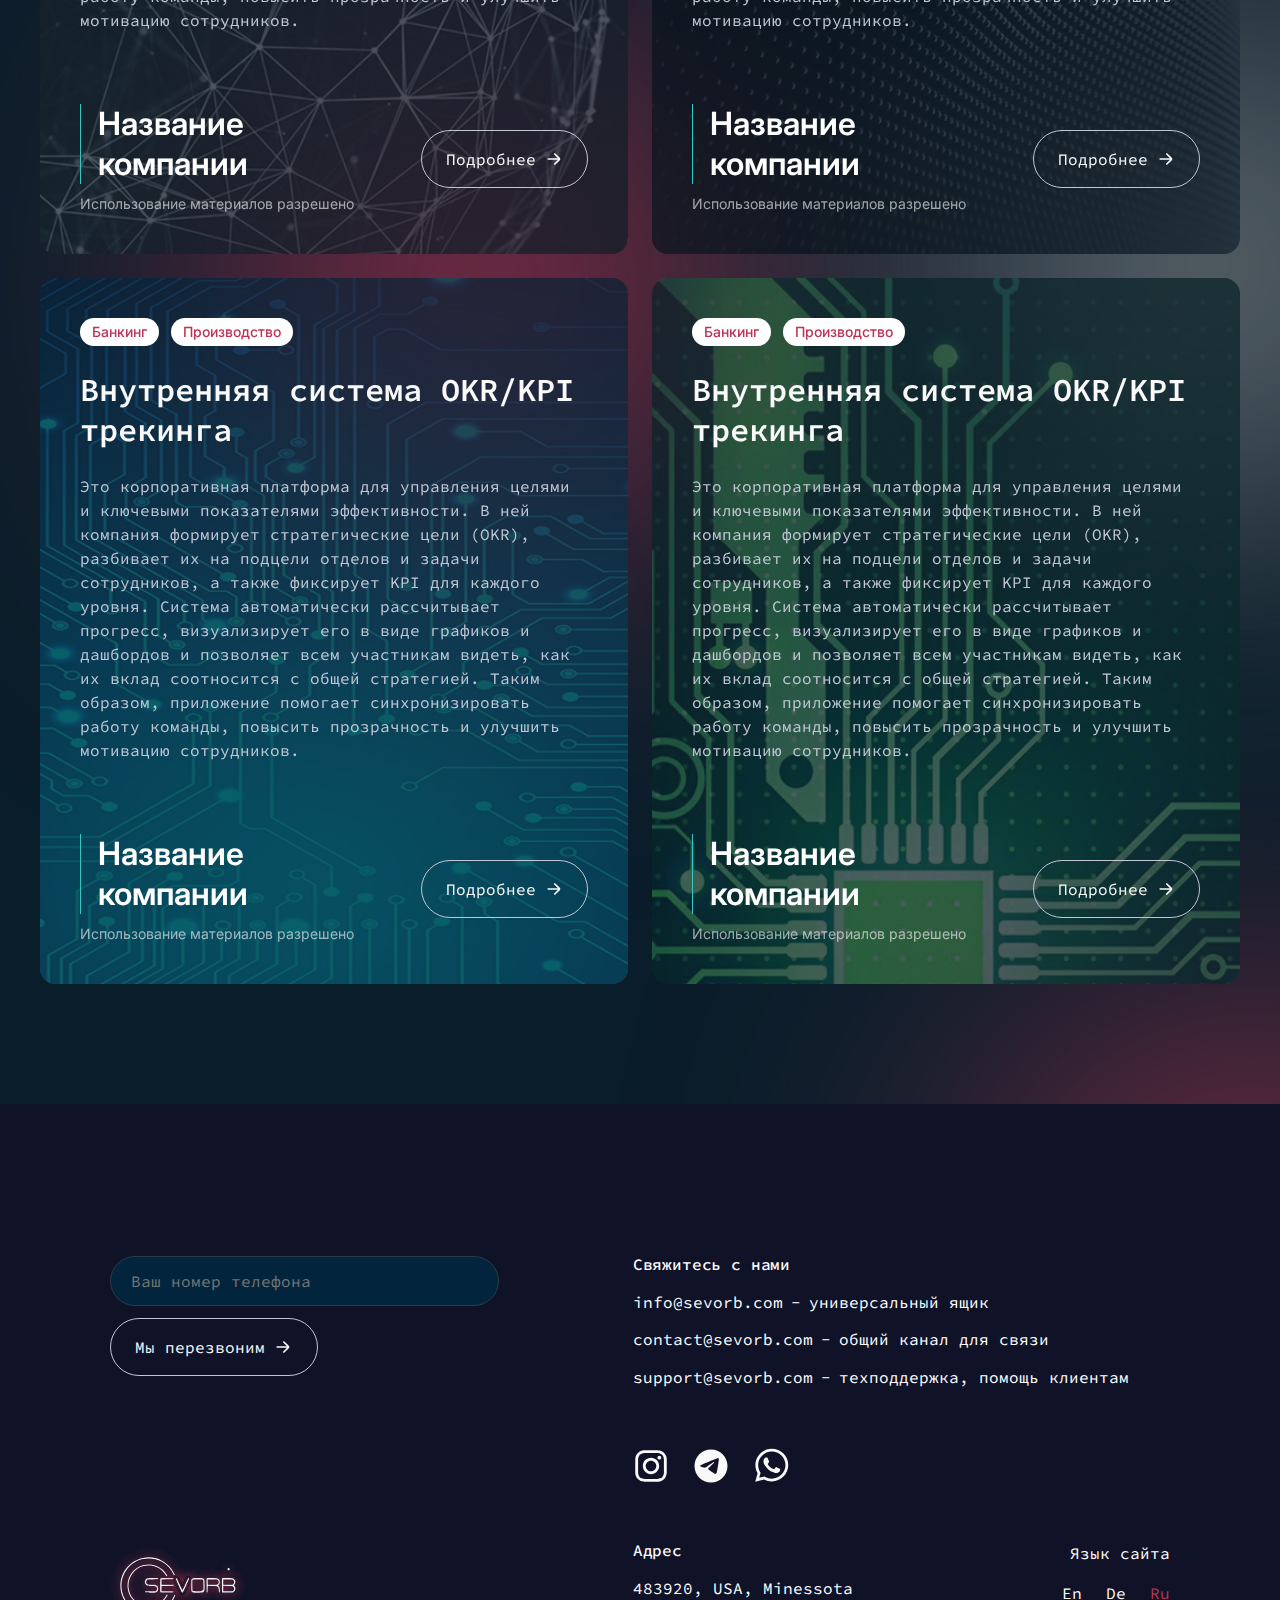
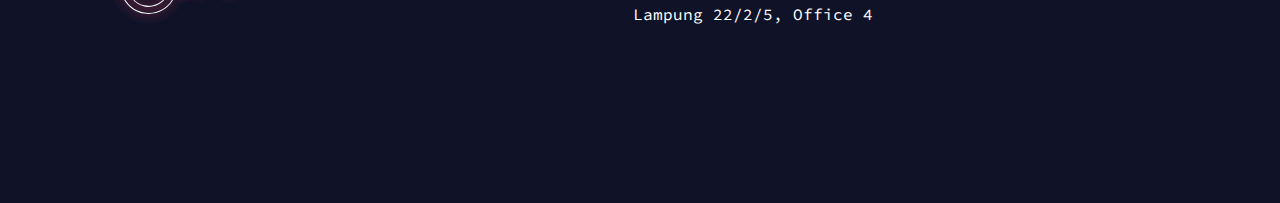
<file: cases.html>
<!DOCTYPE html>
<html lang="en">
  <head>
    <meta charset="UTF-8" />
    <meta name="viewport" content="width=device-width, initial-scale=1.0" />
    <title>Document</title>
    <link rel="preconnect" href="https://fonts.googleapis.com" />
    <link rel="preconnect" href="https://fonts.gstatic.com" crossorigin />
    <link
      href="https://fonts.googleapis.com/css2?family=Inter:opsz,wght@14..32,100..900&family=Sora:wght@600&family=Source+Code+Pro:wght@200..900&display=swap"
      rel="stylesheet"
    />
    <link rel="stylesheet" href="css/reset.css" />
    <link rel="stylesheet" href="css/fonts.css" />
    <link
      rel="stylesheet"
      href="components/cases-sliderSection/swiper-bundle.min.css"
    />
    <link rel="stylesheet" href="css/choices.min.css" />
    <link rel="stylesheet" href="css/style.css" />
    <link
      rel="stylesheet"
      href="components/project-archive/project-archive.css"
    />
  </head>
  <body>
    <div class="wrapper">
      <header class="header">
        <div class="bg-circle-bigMenu"></div>

        <div class="header-row">
          <a href="/" class="header-logo">
            <object data="images/header/Logo.svg" type="image/svg+xml"></object>
          </a>
          <div class="header-search">
            <form action="">
              <input type="text" placeholder="Поиск" />
              <button type="submit">
                <svg
                  width="21"
                  height="20"
                  viewBox="0 0 21 20"
                  fill="none"
                  xmlns="http://www.w3.org/2000/svg"
                >
                  <path
                    d="M19.7309 18.3109L16.0209 14.6309C17.461 12.8353 18.1584 10.5562 17.9697 8.2622C17.781 5.9682 16.7206 3.83368 15.0064 2.29754C13.2923 0.761407 11.0547 -0.0595894 8.75382 0.00337096C6.45294 0.0663314 4.26362 1.00846 2.63604 2.63604C1.00846 4.26362 0.0663314 6.45294 0.00337096 8.75382C-0.0595894 11.0547 0.761407 13.2923 2.29754 15.0064C3.83368 16.7206 5.9682 17.781 8.2622 17.9697C10.5562 18.1584 12.8353 17.461 14.6309 16.0209L18.3109 19.7009C18.4039 19.7946 18.5145 19.869 18.6363 19.9198C18.7582 19.9706 18.8889 19.9967 19.0209 19.9967C19.1529 19.9967 19.2836 19.9706 19.4055 19.9198C19.5273 19.869 19.6379 19.7946 19.7309 19.7009C19.9111 19.5144 20.0119 19.2652 20.0119 19.0059C20.0119 18.7466 19.9111 18.4974 19.7309 18.3109ZM9.0209 16.0209C7.63643 16.0209 6.28305 15.6104 5.13191 14.8412C3.98076 14.072 3.08356 12.9788 2.55374 11.6997C2.02393 10.4206 1.88531 9.01314 2.1554 7.65527C2.4255 6.2974 3.09219 5.05012 4.07115 4.07115C5.05012 3.09219 6.2974 2.4255 7.65527 2.1554C9.01314 1.88531 10.4206 2.02393 11.6997 2.55374C12.9788 3.08356 14.072 3.98076 14.8412 5.13191C15.6104 6.28305 16.0209 7.63643 16.0209 9.0209C16.0209 10.8774 15.2834 12.6579 13.9706 13.9706C12.6579 15.2834 10.8774 16.0209 9.0209 16.0209Z"
                    fill="#F9F9F9"
                  />
                </svg>
              </button>
            </form>
          </div>

          <div class="header-nav">
            <ul class="menu header-menu">
              <li class="menu-item">
                <a href="#">О нас</a>
              </li>
              <li class="menu-item menu-item-submenu">
                <a>
                  <span>Услуги</span>
                  <div class="arrow-menu">
                    <img src="images/header/arrow-down.svg" alt="" />
                  </div>
                </a>
              </li>
              <li class="menu-item">
                <a href="#">Как мы работаем</a>
              </li>
              <li class="menu-item">
                <a href="#">Кейсы</a>
              </li>
              <li class="menu-item">
                <a href="#">Контакты</a>
              </li>
            </ul>
            <div class="language">
              <div class="language-use">
                <span>Ru</span>
                <div class="language-arrow">
                  <img src="images/header/arrow-down-lang.svg" alt="" />
                </div>
              </div>
              <div class="language-menu">
                <span>En</span>
                <span>De</span>
              </div>
            </div>
          </div>
          <div class="burger">
            <svg
              class="burger-open"
              width="26"
              height="26"
              viewBox="0 0 26 26"
              fill="none"
              xmlns="http://www.w3.org/2000/svg"
            >
              <path
                fill-rule="evenodd"
                clip-rule="evenodd"
                d="M0 5.25C0 2.35051 2.35051 0 5.25 0C8.1495 0 10.5 2.35051 10.5 5.25C10.5 8.1495 8.1495 10.5 5.25 10.5C2.35051 10.5 0 8.1495 0 5.25ZM8.25 5.25C8.25 3.59315 6.90685 2.25 5.25 2.25C3.59315 2.25 2.25 3.59315 2.25 5.25C2.25 6.90685 3.59315 8.25 5.25 8.25C6.90685 8.25 8.25 6.90685 8.25 5.25Z"
                fill="white"
              />
              <path
                fill-rule="evenodd"
                clip-rule="evenodd"
                d="M15 5.25C15 2.35051 17.3505 0 20.25 0C23.1495 0 25.5 2.35051 25.5 5.25C25.5 8.1495 23.1495 10.5 20.25 10.5C17.3505 10.5 15 8.1495 15 5.25ZM23.25 5.25C23.25 3.59315 21.9069 2.25 20.25 2.25C18.5931 2.25 17.25 3.59315 17.25 5.25C17.25 6.90685 18.5931 8.25 20.25 8.25C21.9069 8.25 23.25 6.90685 23.25 5.25Z"
                fill="white"
              />
              <path
                fill-rule="evenodd"
                clip-rule="evenodd"
                d="M0 20.25C0 17.3505 2.35051 15 5.25 15C8.1495 15 10.5 17.3505 10.5 20.25C10.5 23.1495 8.1495 25.5 5.25 25.5C2.35051 25.5 0 23.1495 0 20.25ZM8.25 20.25C8.25 18.5931 6.90685 17.25 5.25 17.25C3.59315 17.25 2.25 18.5931 2.25 20.25C2.25 21.9069 3.59315 23.25 5.25 23.25C6.90685 23.25 8.25 21.9069 8.25 20.25Z"
                fill="white"
              />
              <path
                fill-rule="evenodd"
                clip-rule="evenodd"
                d="M15 20.25C15 17.3505 17.3505 15 20.25 15C23.1495 15 25.5 17.3505 25.5 20.25C25.5 23.1495 23.1495 25.5 20.25 25.5C17.3505 25.5 15 23.1495 15 20.25ZM23.25 20.25C23.25 18.5931 21.9069 17.25 20.25 17.25C18.5931 17.25 17.25 18.5931 17.25 20.25C17.25 21.9069 18.5931 23.25 20.25 23.25C21.9069 23.25 23.25 21.9069 23.25 20.25Z"
                fill="white"
              />
            </svg>

            <svg
              class="burger-close"
              width="36"
              height="36"
              viewBox="0 0 36 36"
              fill="none"
              xmlns="http://www.w3.org/2000/svg"
            >
              <path
                d="M18 34.125C9.105 34.125 1.875 26.895 1.875 18C1.875 9.105 9.105 1.875 18 1.875C26.895 1.875 34.125 9.105 34.125 18C34.125 26.895 26.895 34.125 18 34.125ZM18 4.125C10.35 4.125 4.125 10.35 4.125 18C4.125 25.65 10.35 31.875 18 31.875C25.65 31.875 31.875 25.65 31.875 18C31.875 10.35 25.65 4.125 18 4.125Z"
                fill="#F9F9F9"
              />
              <path
                d="M13.755 23.3691C13.47 23.3691 13.185 23.2641 12.96 23.0391C12.525 22.6041 12.525 21.8841 12.96 21.4491L21.45 12.9591C21.885 12.5241 22.605 12.5241 23.04 12.9591C23.475 13.3941 23.475 14.1141 23.04 14.5491L14.55 23.0391C14.34 23.2641 14.04 23.3691 13.755 23.3691Z"
                fill="#F9F9F9"
              />
              <path
                d="M22.245 23.3691C21.96 23.3691 21.675 23.2641 21.45 23.0391L12.96 14.5491C12.525 14.1141 12.525 13.3941 12.96 12.9591C13.395 12.5241 14.115 12.5241 14.55 12.9591L23.04 21.4491C23.475 21.8841 23.475 22.6041 23.04 23.0391C22.815 23.2641 22.53 23.3691 22.245 23.3691Z"
                fill="#F9F9F9"
              />
            </svg>
          </div>
        </div>
        <div class="header-bigMenu">
          <div class="bg-bigMenu">
            <img src="images/header/Code-block.svg" alt="" />
          </div>

          <div class="header-navigation">
            <ul class="menu">
              <li class="menu-item">
                <a href="#">О нас</a>
              </li>
              <li class="menu-item menu-item-has-children">
                <div class="menu-item-children-link">
                  <span>Услуги</span>
                  <div class="arrow-menu">
                    <img src="images/header/arrow-down.svg" alt="" />
                  </div>
                </div>
                <ul class="sub-menu">
                  <li class="menu-item">
                    <a href="#">
                      <div class="menu-icons">
                        <img src="images/header/icons/development.svg" alt="" />
                      </div>
                      <div class="menu-info">
                        <div class="menu-info-title">
                          Разработка программного обеспечения
                        </div>
                        <p class="menu-info-text">
                          Создание и поддержка мобильных и настольных приложений
                        </p>
                      </div>
                    </a>
                  </li>
                  <li class="menu-item">
                    <a href="#">
                      <div class="menu-icons">
                        <img
                          src="images/header/icons/it-consulting.svg"
                          alt=""
                        />
                      </div>
                      <div class="menu-info">
                        <div class="menu-info-title">IT-консалтинг</div>
                        <p class="menu-info-text">
                          Создание и поддержка мобильных и настольных приложений
                        </p>
                      </div>
                    </a>
                  </li>
                  <li class="menu-item">
                    <a href="#">
                      <div class="menu-icons">
                        <img src="images/header/icons/no-code.svg" alt="" />
                      </div>
                      <div class="menu-info">
                        <div class="menu-info-title">
                          No-code / Low-code разработка
                        </div>
                        <p class="menu-info-text">
                          Создание и поддержка мобильных и настольных приложений
                        </p>
                      </div>
                    </a>
                  </li>
                  <li class="menu-item">
                    <a href="#">
                      <div class="menu-icons">
                        <img
                          src="images/header/icons/tech-documents.svg"
                          alt=""
                        />
                      </div>
                      <div class="menu-info">
                        <div class="menu-info-title">
                          Техническая документация и сопровождение
                        </div>
                        <p class="menu-info-text">
                          Создание и поддержка мобильных и настольных приложений
                        </p>
                      </div>
                    </a>
                  </li>
                  <li class="menu-item">
                    <a href="#">
                      <div class="menu-icons">
                        <img src="images/header/icons/test.svg" alt="" />
                      </div>
                      <div class="menu-info">
                        <div class="menu-info-title">
                          Тестирование программного обеспечения
                        </div>
                        <p class="menu-info-text">
                          Создание и поддержка мобильных и настольных приложений
                        </p>
                      </div>
                    </a>
                  </li>
                  <li class="menu-item">
                    <a href="#">
                      <div class="menu-icons">
                        <img src="images/header/icons/analyse.svg" alt="" />
                      </div>
                      <div class="menu-info">
                        <div class="menu-info-title">
                          Аналитика и визуализация данных
                        </div>
                        <p class="menu-info-text">
                          Создание и поддержка мобильных и настольных приложений
                        </p>
                      </div>
                    </a>
                  </li>
                  <li class="menu-item">
                    <a href="#">
                      <div class="menu-icons">
                        <img src="images/header/icons/robotics.svg" alt="" />
                      </div>
                      <div class="menu-info">
                        <div class="menu-info-title">
                          Robotic Process Automation (RPA)
                        </div>
                        <p class="menu-info-text">
                          Создание и поддержка мобильных и настольных приложений
                        </p>
                      </div>
                    </a>
                  </li>
                  <li class="menu-item">
                    <a href="#">
                      <div class="menu-icons">
                        <img src="images/header/icons/it-autsort.svg" alt="" />
                      </div>
                      <div class="menu-info">
                        <div class="menu-info-title">IT-аутсорсинг</div>
                        <p class="menu-info-text">
                          Создание и поддержка мобильных и настольных приложений
                        </p>
                      </div>
                    </a>
                  </li>
                </ul>
              </li>
              <li class="menu-item">
                <a href="#">Как мы работаем</a>
              </li>

              <li class="menu-item">
                <a href="#">Кейсы</a>
              </li>
              <li class="menu-item">
                <a href="#">Контакты</a>
              </li>
            </ul>
            <div class="language-bigMenu">
              <span class="language-span">Язык сайта:</span>
              <div class="language-row">
                <a href="#" class="lang">En</a>
                <a href="#" class="lang">De</a>
                <a href="#" class="lang active">Ru</a>
              </div>
            </div>
          </div>
        </div>
        <div class="header-bigMenu-services">
          <div class="bg-bigMenu">
            <img src="images/header/Code-block.svg" alt="" />
          </div>

          <h3>Услуги</h3>

          <ul class="sub-menu">
            <li class="menu-item">
              <a href="#">
                <div class="menu-icons">
                  <img src="images/header/icons/development.svg" alt="" />
                </div>
                <div class="menu-info">
                  <div class="menu-info-title">
                    Разработка программного обеспечения
                  </div>
                  <p class="menu-info-text">
                    Создание и поддержка мобильных и настольных приложений
                  </p>
                </div>
              </a>
            </li>
            <li class="menu-item">
              <a href="#">
                <div class="menu-icons">
                  <img src="images/header/icons/it-consulting.svg" alt="" />
                </div>
                <div class="menu-info">
                  <div class="menu-info-title">IT-консалтинг</div>
                  <p class="menu-info-text">
                    Создание и поддержка мобильных и настольных приложений
                  </p>
                </div>
              </a>
            </li>
            <li class="menu-item">
              <a href="#">
                <div class="menu-icons">
                  <img src="images/header/icons/no-code.svg" alt="" />
                </div>
                <div class="menu-info">
                  <div class="menu-info-title">
                    No-code / Low-code разработка
                  </div>
                  <p class="menu-info-text">
                    Создание и поддержка мобильных и настольных приложений
                  </p>
                </div>
              </a>
            </li>
            <li class="menu-item">
              <a href="#">
                <div class="menu-icons">
                  <img src="images/header/icons/tech-documents.svg" alt="" />
                </div>
                <div class="menu-info">
                  <div class="menu-info-title">
                    Техническая документация и сопровождение
                  </div>
                  <p class="menu-info-text">
                    Создание и поддержка мобильных и настольных приложений
                  </p>
                </div>
              </a>
            </li>
            <li class="menu-item">
              <a href="#">
                <div class="menu-icons">
                  <img src="images/header/icons/test.svg" alt="" />
                </div>
                <div class="menu-info">
                  <div class="menu-info-title">
                    Тестирование программного обеспечения
                  </div>
                  <p class="menu-info-text">
                    Создание и поддержка мобильных и настольных приложений
                  </p>
                </div>
              </a>
            </li>
            <li class="menu-item">
              <a href="#">
                <div class="menu-icons">
                  <img src="images/header/icons/analyse.svg" alt="" />
                </div>
                <div class="menu-info">
                  <div class="menu-info-title">
                    Аналитика и визуализация данных
                  </div>
                  <p class="menu-info-text">
                    Создание и поддержка мобильных и настольных приложений
                  </p>
                </div>
              </a>
            </li>
            <li class="menu-item">
              <a href="#">
                <div class="menu-icons">
                  <img src="images/header/icons/robotics.svg" alt="" />
                </div>
                <div class="menu-info">
                  <div class="menu-info-title">
                    Robotic Process Automation (RPA)
                  </div>
                  <p class="menu-info-text">
                    Создание и поддержка мобильных и настольных приложений
                  </p>
                </div>
              </a>
            </li>
            <li class="menu-item">
              <a href="#">
                <div class="menu-icons">
                  <img src="images/header/icons/it-autsort.svg" alt="" />
                </div>
                <div class="menu-info">
                  <div class="menu-info-title">IT-аутсорсинг</div>
                  <p class="menu-info-text">
                    Создание и поддержка мобильных и настольных приложений
                  </p>
                </div>
              </a>
            </li>
          </ul>
        </div>
      </header>
      <main class="main">
        <section class="cases">
          <div class="container">
            <h1 class="cases-title">Успешные кейсы</h1>
            <p class="cases-text">
              Here are more than 130 projects we accomplished for our clients.
              <br />Browse to find case studies related to your industry, the
              required expertise, or services.
            </p>
            <div class="cases-wrapper">
              <article class="slide-case">
                <div class="tags">
                  <a href="#">Банкинг</a>
                  <a href="#">Производство</a>
                </div>
                <h3>Внутренняя система OKR/KPI трекинга</h3>
                <p>
                  Это корпоративная платформа для управления целями и ключевыми
                  показателями эффективности. В ней компания формирует
                  стратегические цели (OKR), разбивает их на подцели отделов и
                  задачи сотрудников, а также фиксирует KPI для каждого уровня.
                  Система автоматически рассчитывает прогресс, визуализирует его
                  в виде графиков и дашбордов и позволяет всем участникам
                  видеть, как их вклад соотносится с общей стратегией. Таким
                  образом, приложение помогает синхронизировать работу команды,
                  повысить прозрачность и улучшить мотивацию сотрудников.
                </p>
                <div class="slide-case-row">
                  <div class="case-row-block">
                    <div class="case-name-company">Название компании</div>
                    <p>Использование материалов разрешено</p>
                  </div>
                  <a class="btn" href="#">
                    <span>Подробнее</span>
                    <img src="images/arrow-right.svg" alt="" />
                  </a>
                </div>
                <div class="shadow-slide"></div>
                <div class="slide-img">
                  <img
                    src="./images/cases/Self-Service Analytics Enablement for DataBank.png"
                    srcset="./images/cases/Self-Service Analytics Enablement for DataBank.png 767w"
                    alt=""
                  />
                </div>
              </article>
              <article class="slide-case">
                <div class="tags">
                  <a href="#">Банкинг</a>
                  <a href="#">Производство</a>
                </div>
                <h3>Внутренняя система OKR/KPI трекинга</h3>
                <p>
                  Это корпоративная платформа для управления целями и ключевыми
                  показателями эффективности. В ней компания формирует
                  стратегические цели (OKR), разбивает их на подцели отделов и
                  задачи сотрудников, а также фиксирует KPI для каждого уровня.
                  Система автоматически рассчитывает прогресс, визуализирует его
                  в виде графиков и дашбордов и позволяет всем участникам
                  видеть, как их вклад соотносится с общей стратегией. Таким
                  образом, приложение помогает синхронизировать работу команды,
                  повысить прозрачность и улучшить мотивацию сотрудников.
                </p>
                <div class="slide-case-row">
                  <div class="case-row-block">
                    <div class="case-name-company">Название компании</div>
                    <p>Использование материалов разрешено</p>
                  </div>
                  <a class="btn" href="#">
                    <span>Подробнее</span>
                    <img src="images/arrow-right.svg" alt="" />
                  </a>
                </div>
                <div class="shadow-slide"></div>
                <div class="slide-img">
                  <img
                    src="./images/cases/Self-Service Analytics Enablement for DataBank-2.png"
                    srcset="./images/cases/Self-Service Analytics Enablement for DataBank-2.png 767w"
                    alt=""
                  />
                </div>
              </article>
              <article class="slide-case">
                <div class="tags">
                  <a href="#">Банкинг</a>
                  <a href="#">Производство</a>
                </div>
                <h3>Внутренняя система OKR/KPI трекинга</h3>
                <p>
                  Это корпоративная платформа для управления целями и ключевыми
                  показателями эффективности. В ней компания формирует
                  стратегические цели (OKR), разбивает их на подцели отделов и
                  задачи сотрудников, а также фиксирует KPI для каждого уровня.
                  Система автоматически рассчитывает прогресс, визуализирует его
                  в виде графиков и дашбордов и позволяет всем участникам
                  видеть, как их вклад соотносится с общей стратегией. Таким
                  образом, приложение помогает синхронизировать работу команды,
                  повысить прозрачность и улучшить мотивацию сотрудников.
                </p>
                <div class="slide-case-row">
                  <div class="case-row-block">
                    <div class="case-name-company">Название компании</div>
                    <p>Использование материалов разрешено</p>
                  </div>
                  <a class="btn" href="#">
                    <span>Подробнее</span>
                    <img src="images/arrow-right.svg" alt="" />
                  </a>
                </div>
                <div class="shadow-slide"></div>
                <div class="slide-img">
                  <img
                    src="./images/cases/Self-Service Analytics Enablement for DataBank-3.png"
                    srcset="./images/cases/Self-Service Analytics Enablement for DataBank-3.png 767w"
                    alt=""
                  />
                </div>
              </article>
              <article class="slide-case">
                <div class="tags">
                  <a href="#">Банкинг</a>
                  <a href="#">Производство</a>
                </div>
                <h3>Внутренняя система OKR/KPI трекинга</h3>
                <p>
                  Это корпоративная платформа для управления целями и ключевыми
                  показателями эффективности. В ней компания формирует
                  стратегические цели (OKR), разбивает их на подцели отделов и
                  задачи сотрудников, а также фиксирует KPI для каждого уровня.
                  Система автоматически рассчитывает прогресс, визуализирует его
                  в виде графиков и дашбордов и позволяет всем участникам
                  видеть, как их вклад соотносится с общей стратегией. Таким
                  образом, приложение помогает синхронизировать работу команды,
                  повысить прозрачность и улучшить мотивацию сотрудников.
                </p>
                <div class="slide-case-row">
                  <div class="case-row-block">
                    <div class="case-name-company">Название компании</div>
                    <p>Использование материалов разрешено</p>
                  </div>
                  <a class="btn" href="#">
                    <span>Подробнее</span>
                    <img src="images/arrow-right.svg" alt="" />
                  </a>
                </div>
                <div class="shadow-slide"></div>
                <div class="slide-img">
                  <img
                    src="./images/cases/Self-Service Analytics Enablement for DataBank-4.png"
                    srcset="./images/cases/Self-Service Analytics Enablement for DataBank-4.png 767w"
                    alt=""
                  />
                </div>
              </article>
              <article class="slide-case">
                <div class="tags">
                  <a href="#">Банкинг</a>
                  <a href="#">Производство</a>
                </div>
                <h3>Внутренняя система OKR/KPI трекинга</h3>
                <p>
                  Это корпоративная платформа для управления целями и ключевыми
                  показателями эффективности. В ней компания формирует
                  стратегические цели (OKR), разбивает их на подцели отделов и
                  задачи сотрудников, а также фиксирует KPI для каждого уровня.
                  Система автоматически рассчитывает прогресс, визуализирует его
                  в виде графиков и дашбордов и позволяет всем участникам
                  видеть, как их вклад соотносится с общей стратегией. Таким
                  образом, приложение помогает синхронизировать работу команды,
                  повысить прозрачность и улучшить мотивацию сотрудников.
                </p>
                <div class="slide-case-row">
                  <div class="case-row-block">
                    <div class="case-name-company">Название компании</div>
                    <p>Использование материалов разрешено</p>
                  </div>
                  <a class="btn" href="#">
                    <span>Подробнее</span>
                    <img src="images/arrow-right.svg" alt="" />
                  </a>
                </div>
                <div class="shadow-slide"></div>
                <div class="slide-img">
                  <img
                    src="./images/cases/Self-Service Analytics Enablement for DataBank-5.png"
                    srcset="./images/cases/Self-Service Analytics Enablement for DataBank-5.png 767w"
                    alt=""
                  />
                </div>
              </article>
              <article class="slide-case">
                <div class="tags">
                  <a href="#">Банкинг</a>
                  <a href="#">Производство</a>
                </div>
                <h3>Внутренняя система OKR/KPI трекинга</h3>
                <p>
                  Это корпоративная платформа для управления целями и ключевыми
                  показателями эффективности. В ней компания формирует
                  стратегические цели (OKR), разбивает их на подцели отделов и
                  задачи сотрудников, а также фиксирует KPI для каждого уровня.
                  Система автоматически рассчитывает прогресс, визуализирует его
                  в виде графиков и дашбордов и позволяет всем участникам
                  видеть, как их вклад соотносится с общей стратегией. Таким
                  образом, приложение помогает синхронизировать работу команды,
                  повысить прозрачность и улучшить мотивацию сотрудников.
                </p>
                <div class="slide-case-row">
                  <div class="case-row-block">
                    <div class="case-name-company">Название компании</div>
                    <p>Использование материалов разрешено</p>
                  </div>
                  <a class="btn" href="#">
                    <span>Подробнее</span>
                    <img src="images/arrow-right.svg" alt="" />
                  </a>
                </div>
                <div class="shadow-slide"></div>
                <div class="slide-img">
                  <img
                    src="./images/cases/Self-Service Analytics Enablement for DataBank-6.png"
                    srcset="./images/cases/Self-Service Analytics Enablement for DataBank-6.png 767w"
                    alt=""
                  />
                </div>
              </article>
            </div>
          </div>
          <div class="cases-circle-red"></div>
          <div class="cases-circle-white"></div>
          <div class="cases-circle-red-2"></div>
          <div class="cases-circle-white-2"></div>
          <div class="cases-circle-red-3"></div>
        </section>
      </main>
      <footer class="footer">
        <div class="container">
          <div class="footer-wrap">
            <div class="footer-left">
              <form action="">
                <input type="text" required placeholder="Ваш номер телефона" />
                <button class="btn" type="submit">
                  <span>Мы перезвоним</span>
                  <img src="images/arrow-right.svg" alt="" />
                </button>
              </form>
              <a href="#" class="footer-logo">
                <object
                  data="images/header/Logo.svg"
                  type="image/svg+xml"
                ></object>
              </a>
            </div>
            <div class="footer-right">
              <div class="footer-right-title">Свяжитесь с нами</div>
              <dl>
                <div class="footer-info-row">
                  <dt>
                    <a href="mailto:info@sevorb.com">info@sevorb.com</a>
                  </dt>
                  <dd class="procherk">-</dd>
                  <dd>универсальный ящик</dd>
                </div>
                <div class="footer-info-row">
                  <dt>
                    <a href="mailto:contact@sevorb.com">contact@sevorb.com</a>
                  </dt>
                  <dd class="procherk">-</dd>
                  <dd>общий канал для связи</dd>
                </div>
                <div class="footer-info-row">
                  <dt>
                    <a href="mailto:support@sevorb.com">support@sevorb.com</a>
                  </dt>
                  <dd class="procherk">-</dd>
                  <dd>техподдержка, помощь клиентам</dd>
                </div>
              </dl>
              <ul class="footer-socials">
                <li>
                  <a href="#">
                    <svg
                      width="36"
                      height="36"
                      viewBox="0 0 36 36"
                      fill="none"
                      xmlns="http://www.w3.org/2000/svg"
                    >
                      <path
                        d="M18 5.09639C22.1747 5.09639 22.744 5.09639 24.4518 5.09639C25.9699 5.09639 26.7289 5.4759 27.2982 5.66566C28.0572 6.04518 28.6265 6.23494 29.1958 6.80422C29.7651 7.3735 30.1446 7.94277 30.3343 8.70181C30.5241 9.27109 30.7139 10.0301 30.9036 11.5482C30.9036 13.256 30.9036 13.6355 30.9036 18C30.9036 22.3645 30.9036 22.744 30.9036 24.4518C30.9036 25.9699 30.5241 26.7289 30.3343 27.2982C29.9548 28.0572 29.7651 28.6265 29.1958 29.1958C28.6265 29.7651 28.0572 30.1446 27.2982 30.3343C26.7289 30.5241 25.9699 30.7139 24.4518 30.9036C22.744 30.9036 22.3645 30.9036 18 30.9036C13.6355 30.9036 13.256 30.9036 11.5482 30.9036C10.0301 30.9036 9.27109 30.5241 8.70181 30.3343C7.94277 29.9548 7.3735 29.7651 6.80422 29.1958C6.23494 28.6265 5.85542 28.0572 5.66566 27.2982C5.4759 26.7289 5.28614 25.9699 5.09639 24.4518C5.09639 22.744 5.09639 22.3645 5.09639 18C5.09639 13.6355 5.09639 13.256 5.09639 11.5482C5.09639 10.0301 5.4759 9.27109 5.66566 8.70181C6.04518 7.94277 6.23494 7.3735 6.80422 6.80422C7.3735 6.23494 7.94277 5.85542 8.70181 5.66566C9.27109 5.4759 10.0301 5.28614 11.5482 5.09639C13.256 5.09639 13.8253 5.09639 18 5.09639ZM18 2.25C13.6355 2.25 13.256 2.25 11.5482 2.25C9.84036 2.25 8.70181 2.62952 7.75301 3.00904C6.80422 3.38856 5.85542 3.95783 4.90663 4.90663C3.95783 5.85542 3.57831 6.61446 3.00904 7.75301C2.62952 8.70181 2.43976 9.84036 2.25 11.5482C2.25 13.256 2.25 13.8253 2.25 18C2.25 22.3645 2.25 22.744 2.25 24.4518C2.25 26.1596 2.62952 27.2982 3.00904 28.247C3.38856 29.1958 3.95783 30.1446 4.90663 31.0934C5.85542 32.0422 6.61446 32.4217 7.75301 32.991C8.70181 33.3705 9.84036 33.5602 11.5482 33.75C13.256 33.75 13.8253 33.75 18 33.75C22.1747 33.75 22.744 33.75 24.4518 33.75C26.1596 33.75 27.2982 33.3705 28.247 32.991C29.1958 32.6114 30.1446 32.0422 31.0934 31.0934C32.0422 30.1446 32.4217 29.3855 32.991 28.247C33.3705 27.2982 33.5602 26.1596 33.75 24.4518C33.75 22.744 33.75 22.1747 33.75 18C33.75 13.8253 33.75 13.256 33.75 11.5482C33.75 9.84036 33.3705 8.70181 32.991 7.75301C32.6114 6.80422 32.0422 5.85542 31.0934 4.90663C30.1446 3.95783 29.3855 3.57831 28.247 3.00904C27.2982 2.62952 26.1596 2.43976 24.4518 2.25C22.744 2.25 22.3645 2.25 18 2.25Z"
                        fill="#F9F9F9"
                      />
                      <path
                        d="M18 9.84036C13.4458 9.84036 9.84036 13.4458 9.84036 18C9.84036 22.5542 13.4458 26.1596 18 26.1596C22.5542 26.1596 26.1596 22.5542 26.1596 18C26.1596 13.4458 22.5542 9.84036 18 9.84036ZM18 23.3133C15.1536 23.3133 12.6867 21.0361 12.6867 18C12.6867 15.1536 14.9639 12.6867 18 12.6867C20.8464 12.6867 23.3133 14.9639 23.3133 18C23.3133 20.8464 20.8464 23.3133 18 23.3133Z"
                        fill="#F9F9F9"
                      />
                      <path
                        d="M26.3494 11.5482C27.3974 11.5482 28.247 10.6986 28.247 9.6506C28.247 8.60259 27.3974 7.75301 26.3494 7.75301C25.3014 7.75301 24.4518 8.60259 24.4518 9.6506C24.4518 10.6986 25.3014 11.5482 26.3494 11.5482Z"
                        fill="#F9F9F9"
                      />
                    </svg>
                  </a>
                </li>
                <li>
                  <a href="#">
                    <svg
                      width="36"
                      height="36"
                      viewBox="0 0 36 36"
                      fill="none"
                      xmlns="http://www.w3.org/2000/svg"
                    >
                      <path
                        fill-rule="evenodd"
                        clip-rule="evenodd"
                        d="M18 34.5C27.1127 34.5 34.5 27.1127 34.5 18C34.5 8.8873 27.1127 1.5 18 1.5C8.8873 1.5 1.5 8.8873 1.5 18C1.5 27.1127 8.8873 34.5 18 34.5ZM18.4225 12.5218C16.7336 13.2282 13.3582 14.6902 8.29633 16.9078C7.47435 17.2365 7.04377 17.5581 7.00457 17.8725C6.93832 18.4038 7.60007 18.6131 8.5012 18.898C8.62377 18.9368 8.75077 18.9769 8.88098 19.0195C9.76755 19.3093 10.9601 19.6483 11.5801 19.6617C12.1425 19.674 12.7702 19.4408 13.4632 18.9623C18.1927 15.7521 20.6341 14.1294 20.7873 14.0945C20.8955 14.0698 21.0453 14.0388 21.1468 14.1295C21.2484 14.2202 21.2384 14.3921 21.2276 14.4382C21.1621 14.7192 18.5645 17.1476 17.2202 18.4042C16.8012 18.796 16.5039 19.0739 16.4431 19.1374C16.307 19.2795 16.1683 19.414 16.0349 19.5433C15.2113 20.3417 14.5936 20.9404 16.0691 21.9181C16.7782 22.388 17.3456 22.7765 17.9116 23.1641C18.5298 23.5875 19.1464 24.0097 19.9442 24.5355C20.1474 24.6695 20.3415 24.8086 20.5306 24.9442C21.25 25.4599 21.8964 25.9232 22.6949 25.8494C23.1588 25.8064 23.6381 25.3677 23.8815 24.0593C24.4567 20.9671 25.5874 14.2672 25.8488 11.5063C25.8717 11.2644 25.8429 10.9548 25.8197 10.8189C25.7966 10.683 25.7483 10.4894 25.5726 10.3461C25.3646 10.1763 25.0434 10.1405 24.8997 10.143C24.2467 10.1547 23.2447 10.505 18.4225 12.5218Z"
                        fill="#F9F9F9"
                      />
                    </svg>
                  </a>
                </li>
                <li>
                  <a href="#">
                    <svg
                      width="36"
                      height="36"
                      viewBox="0 0 36 36"
                      fill="none"
                      xmlns="http://www.w3.org/2000/svg"
                    >
                      <g clip-path="url(#clip0_43721_8750)">
                        <path
                          fill-rule="evenodd"
                          clip-rule="evenodd"
                          d="M30.4421 5.54574C27.3401 2.4541 23.2151 0.751825 18.8197 0.75C9.76208 0.75 2.39117 8.08455 2.3875 17.1013C2.38567 19.9831 3.14283 22.7965 4.58108 25.276L2.25 33.75L10.9602 31.4767C13.36 32.7803 16.0623 33.4654 18.8123 33.4663H18.8197C27.8754 33.4663 35.2472 26.1308 35.25 17.115C35.2518 12.7453 33.5441 8.63738 30.4421 5.54665V5.54574ZM18.8197 30.7049H18.8142C16.3639 30.7049 13.9604 30.049 11.8631 28.8101L11.3644 28.5155L6.19533 29.8647L7.57492 24.8491L7.25042 24.3346C5.88367 22.1707 5.16133 19.6693 5.16225 17.1013C5.165 9.60802 11.292 3.5114 18.8252 3.5114C22.4726 3.51323 25.9018 4.92814 28.4804 7.49797C31.059 10.0669 32.478 13.4824 32.4762 17.1132C32.4725 24.6074 26.3464 30.704 18.8197 30.704V30.7049ZM26.3107 20.5259C25.9 20.3216 23.8815 19.3336 23.5047 19.1968C23.128 19.0599 22.8548 18.9924 22.5817 19.4011C22.3085 19.8107 21.5211 20.7312 21.2818 21.003C21.0426 21.2758 20.8024 21.3095 20.3927 21.1052C19.982 20.9009 18.6592 20.4694 17.0908 19.0773C15.8707 17.9935 15.0467 16.6561 14.8065 16.2465C14.5672 15.8369 14.7808 15.6161 14.9862 15.4127C15.1704 15.2293 15.3968 14.9356 15.6022 14.6966C15.8075 14.4585 15.8753 14.287 16.0128 14.0151C16.1503 13.7424 16.0816 13.5043 15.9789 13.299C15.8762 13.0947 15.0558 11.0831 14.713 10.2658C14.3793 9.46936 14.0411 9.577 13.7899 9.56423C13.5507 9.55237 13.2766 9.55055 13.0025 9.55055C12.7284 9.55055 12.2838 9.65272 11.9071 10.0614C11.5303 10.471 10.4697 11.459 10.4697 13.4696C10.4697 15.4802 11.941 17.4233 12.1463 17.697C12.3517 17.9698 15.0421 22.0968 19.1597 23.8666C20.1387 24.2881 20.9042 24.5389 21.5009 24.7278C22.4845 25.0389 23.3792 24.9951 24.0868 24.8902C24.8752 24.7725 26.516 23.9013 26.8579 22.947C27.1998 21.9928 27.1998 21.1745 27.0972 21.0039C26.9945 20.8333 26.7204 20.7312 26.3097 20.5268V20.525L26.3107 20.5259Z"
                          fill="#F9F9F9"
                        />
                      </g>
                      <defs>
                        <clipPath id="clip0_43721_8750">
                          <rect width="36" height="36" fill="white" />
                        </clipPath>
                      </defs>
                    </svg>
                  </a>
                </li>
              </ul>
              <div class="footer-right-blocks">
                <div class="footer-adress">
                  <span>Адрес</span>
                  <p>
                    483920, USA, Minessota <br />
                    Lampung 22/2/5, Office 4
                  </p>
                </div>
                <div class="footer-language">
                  <span>Язык сайта</span>
                  <div class="footer-language-link">
                    <a href="#">En</a>
                    <a href="#">De</a>
                    <a href="#" class="active">Ru</a>
                  </div>
                </div>
              </div>
            </div>
          </div>
        </div>
      </footer>

      <div class="popup-form">
        <div class="shadow"></div>
        <div class="popup-wrapper">
          <button class="popup-close">
            <svg
              width="36"
              height="36"
              viewBox="0 0 36 36"
              fill="none"
              xmlns="http://www.w3.org/2000/svg"
            >
              <path
                d="M18 34.125C9.105 34.125 1.875 26.895 1.875 18C1.875 9.105 9.105 1.875 18 1.875C26.895 1.875 34.125 9.105 34.125 18C34.125 26.895 26.895 34.125 18 34.125ZM18 4.125C10.35 4.125 4.125 10.35 4.125 18C4.125 25.65 10.35 31.875 18 31.875C25.65 31.875 31.875 25.65 31.875 18C31.875 10.35 25.65 4.125 18 4.125Z"
                fill="#F9F9F9"
              />
              <path
                d="M13.755 23.3691C13.47 23.3691 13.185 23.2641 12.96 23.0391C12.525 22.6041 12.525 21.8841 12.96 21.4491L21.45 12.9591C21.885 12.5241 22.605 12.5241 23.04 12.9591C23.475 13.3941 23.475 14.1141 23.04 14.5491L14.55 23.0391C14.34 23.2641 14.04 23.3691 13.755 23.3691Z"
                fill="#F9F9F9"
              />
              <path
                d="M22.245 23.3691C21.96 23.3691 21.675 23.2641 21.45 23.0391L12.96 14.5491C12.525 14.1141 12.525 13.3941 12.96 12.9591C13.395 12.5241 14.115 12.5241 14.55 12.9591L23.04 21.4491C23.475 21.8841 23.475 22.6041 23.04 23.0391C22.815 23.2641 22.53 23.3691 22.245 23.3691Z"
                fill="#F9F9F9"
              />
            </svg>
          </button>
          <b>Форма онлайн заявки</b>
          <p>Пожалуйста, заполните форму и мы ответим в ближайшие 24 часа</p>
          <div class="form-custom">
            <form class="form">
              <div class="form-row">
                <div class="form-block">
                  <span class="wpcf7-form-control-wrap">
                    <label for="form-name-2">Имя</label>
                    <input
                      type="text"
                      id="form-name-2"
                      required
                      placeholder="Введите ваше имя"
                    />
                  </span>
                </div>
                <div class="form-block">
                  <span class="wpcf7-form-control-wrap">
                    <label for="form-email-2">Email</label>
                    <input
                      type="email"
                      id="form-email-2"
                      required
                      placeholder="Введите ваш Email"
                    />
                  </span>
                </div>
                <div class="form-block">
                  <span class="wpcf7-form-control-wrap">
                    <label for="form-tel-2">Телефон</label>
                    <input
                      type="tel"
                      id="form-tel-2"
                      required
                      placeholder="Введите ваш телефон"
                    />
                  </span>
                </div>
              </div>
              <div class="form-row">
                <div class="form-block">
                  <span class="wpcf7-form-control-wrap">
                    <label for="form-service-2">Выберите услугу</label>
                    <select
                      name=""
                      id="form-service-2"
                      class="multi-default"
                      required
                    >
                      <option value="" disabled selected>
                        Выберите услугу
                      </option>
                      <option value="Услуга 1">Услуга 1</option>
                      <option value="Услуга 2">Услуга 2</option>
                      <option value="Услуга 3">Услуга 3</option>
                      <option value="Услуга 3">Услуга 3</option>
                      <option value="Услуга 3">Услуга 3</option>
                    </select>
                  </span>
                </div>
                <div class="form-block">
                  <span class="wpcf7-form-control-wrap">
                    <label for="form-company-2">Название компании</label>
                    <input
                      type="text"
                      id="form-company-2"
                      required
                      placeholder="Введите название"
                    />
                  </span>
                </div>
                <div class="form-block">
                  <span class="wpcf7-form-control-wrap">
                    <label for="form-theme-2">Тема</label>
                    <select
                      name=""
                      id="form-theme-2"
                      class="multi-default"
                      required
                    >
                      <option value="" disabled selected>Выберите тему</option>
                      <option value="Тема 1">Тема 1</option>
                      <option value="Тема 2">Тема 2</option>
                      <option value="Тема 3">Тема 3</option>
                    </select>
                  </span>
                </div>
              </div>

              <div class="form-textarea">
                <label for="form-textarea-2">Ваше сообщение</label>
                <textarea
                  name=""
                  id="form-textarea-2"
                  placeholder="Введите ваше сообщение"
                ></textarea>
              </div>
              <button class="btn" type="submit">
                <span>Отправить запрос</span>
                <img src="images/arrow-right.svg" alt="" />
              </button>
            </form>
          </div>
        </div>
      </div>
    </div>
  </body>
  <script src="components/cases-sliderSection/swiper-bundle.min.js"></script>
  <script src="components/project-challenges/project-challenges.js"></script>
  <script src="components/project-keyFrames/project-keyFrames.js"></script>
  <script src="js/choices.min.js"></script>
  <script src="js/main.js"></script>
</html>
</file>
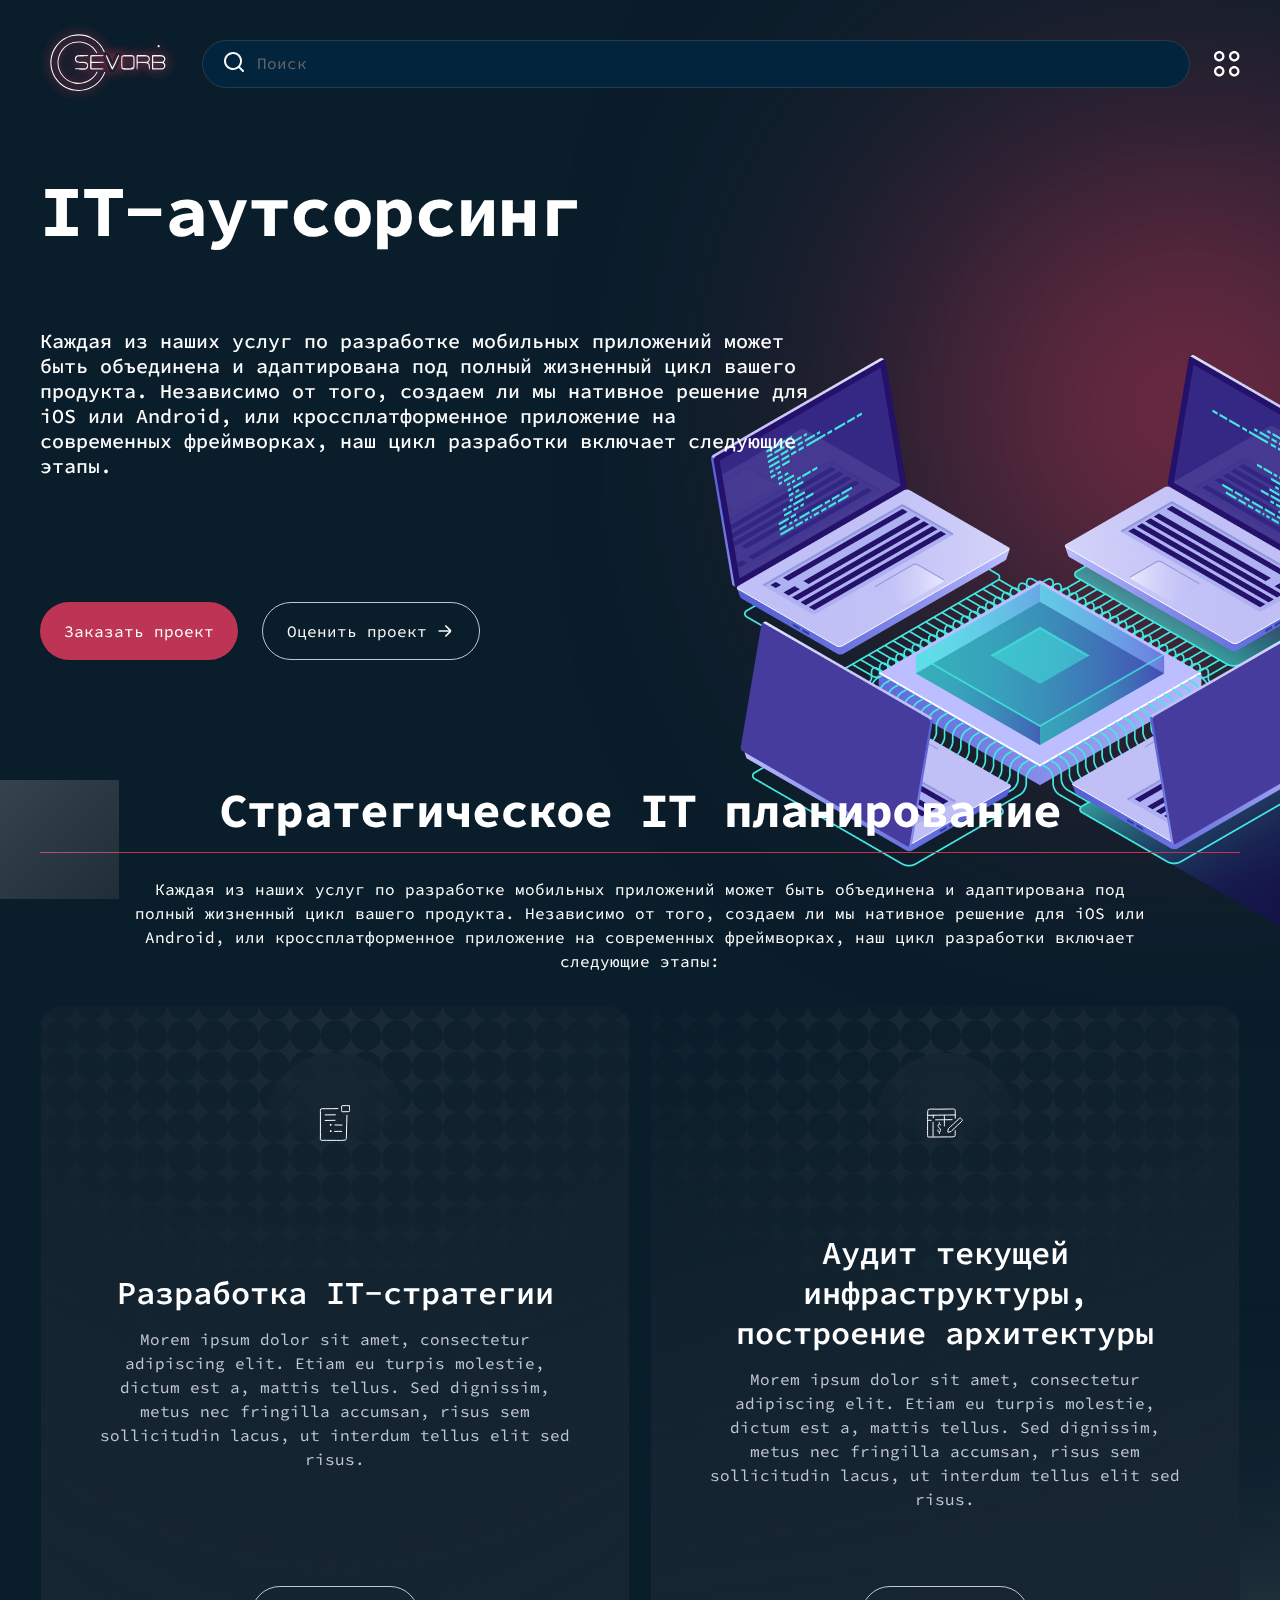
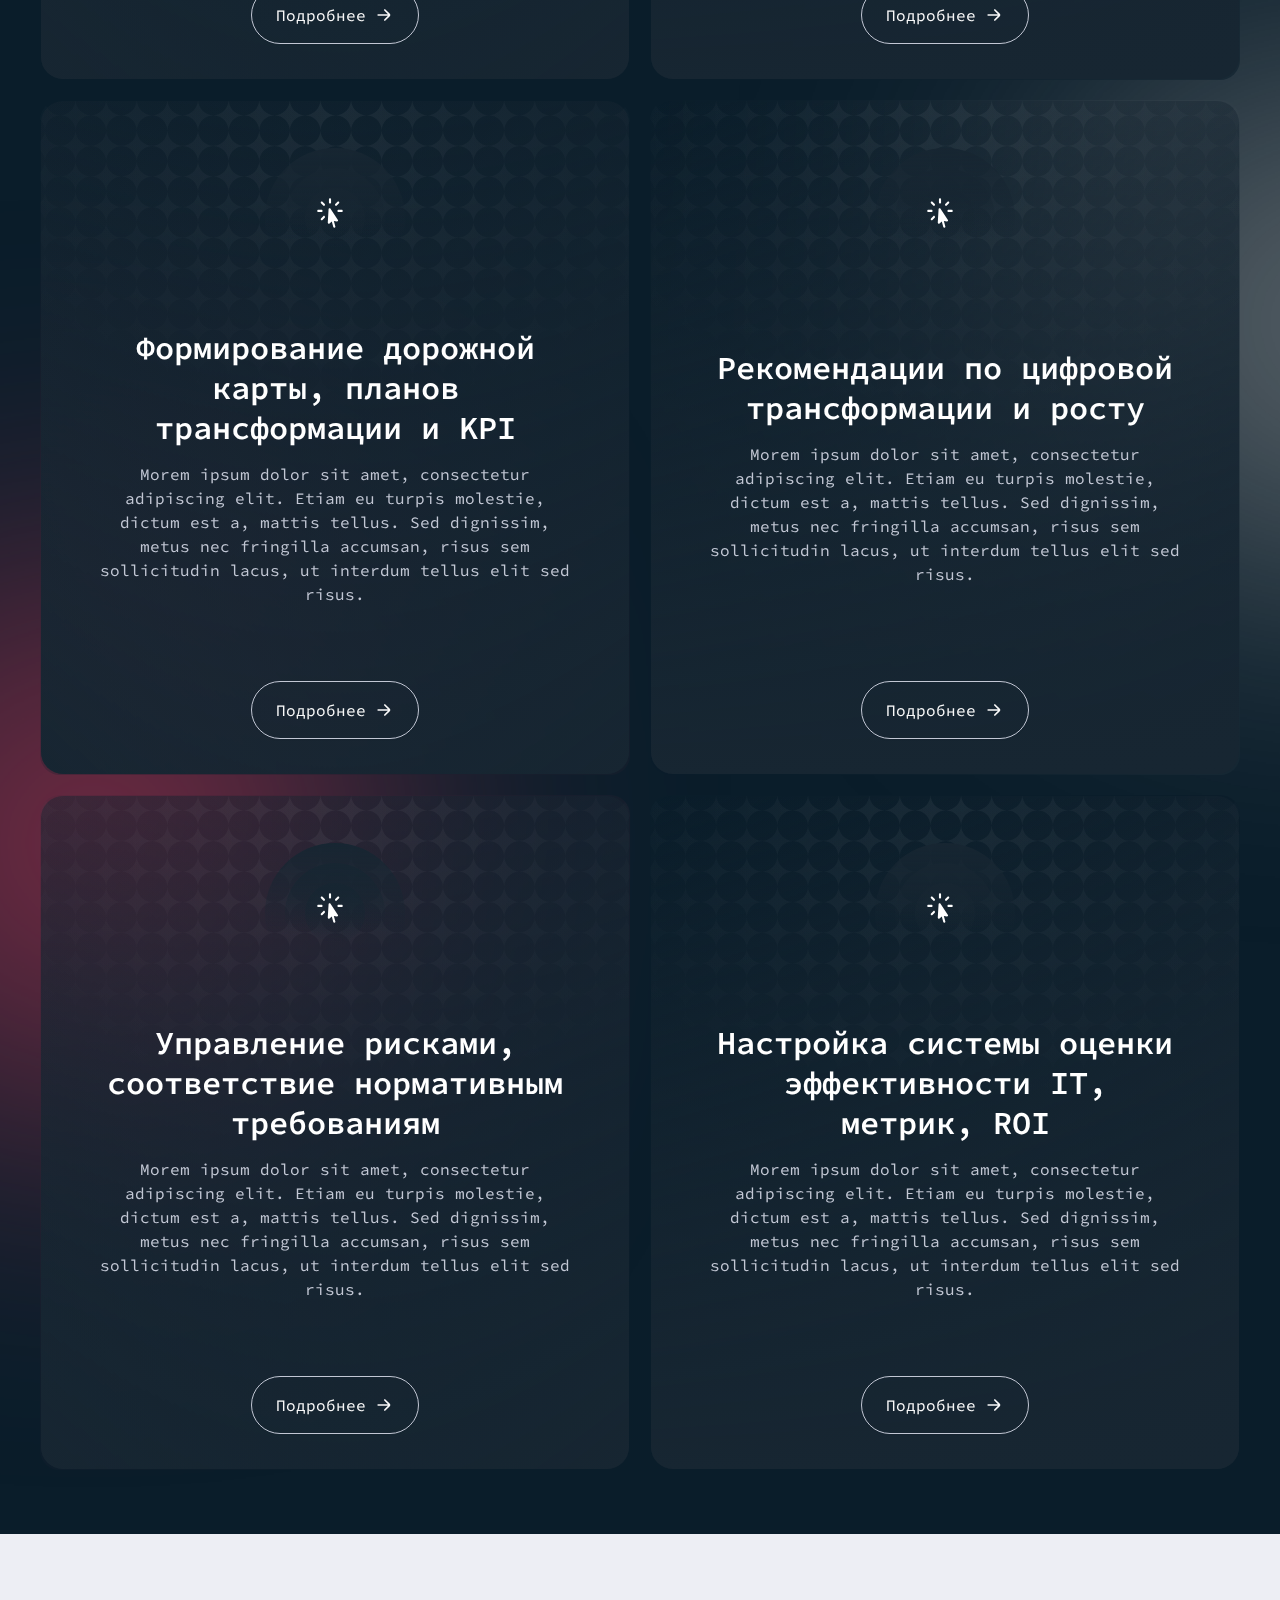
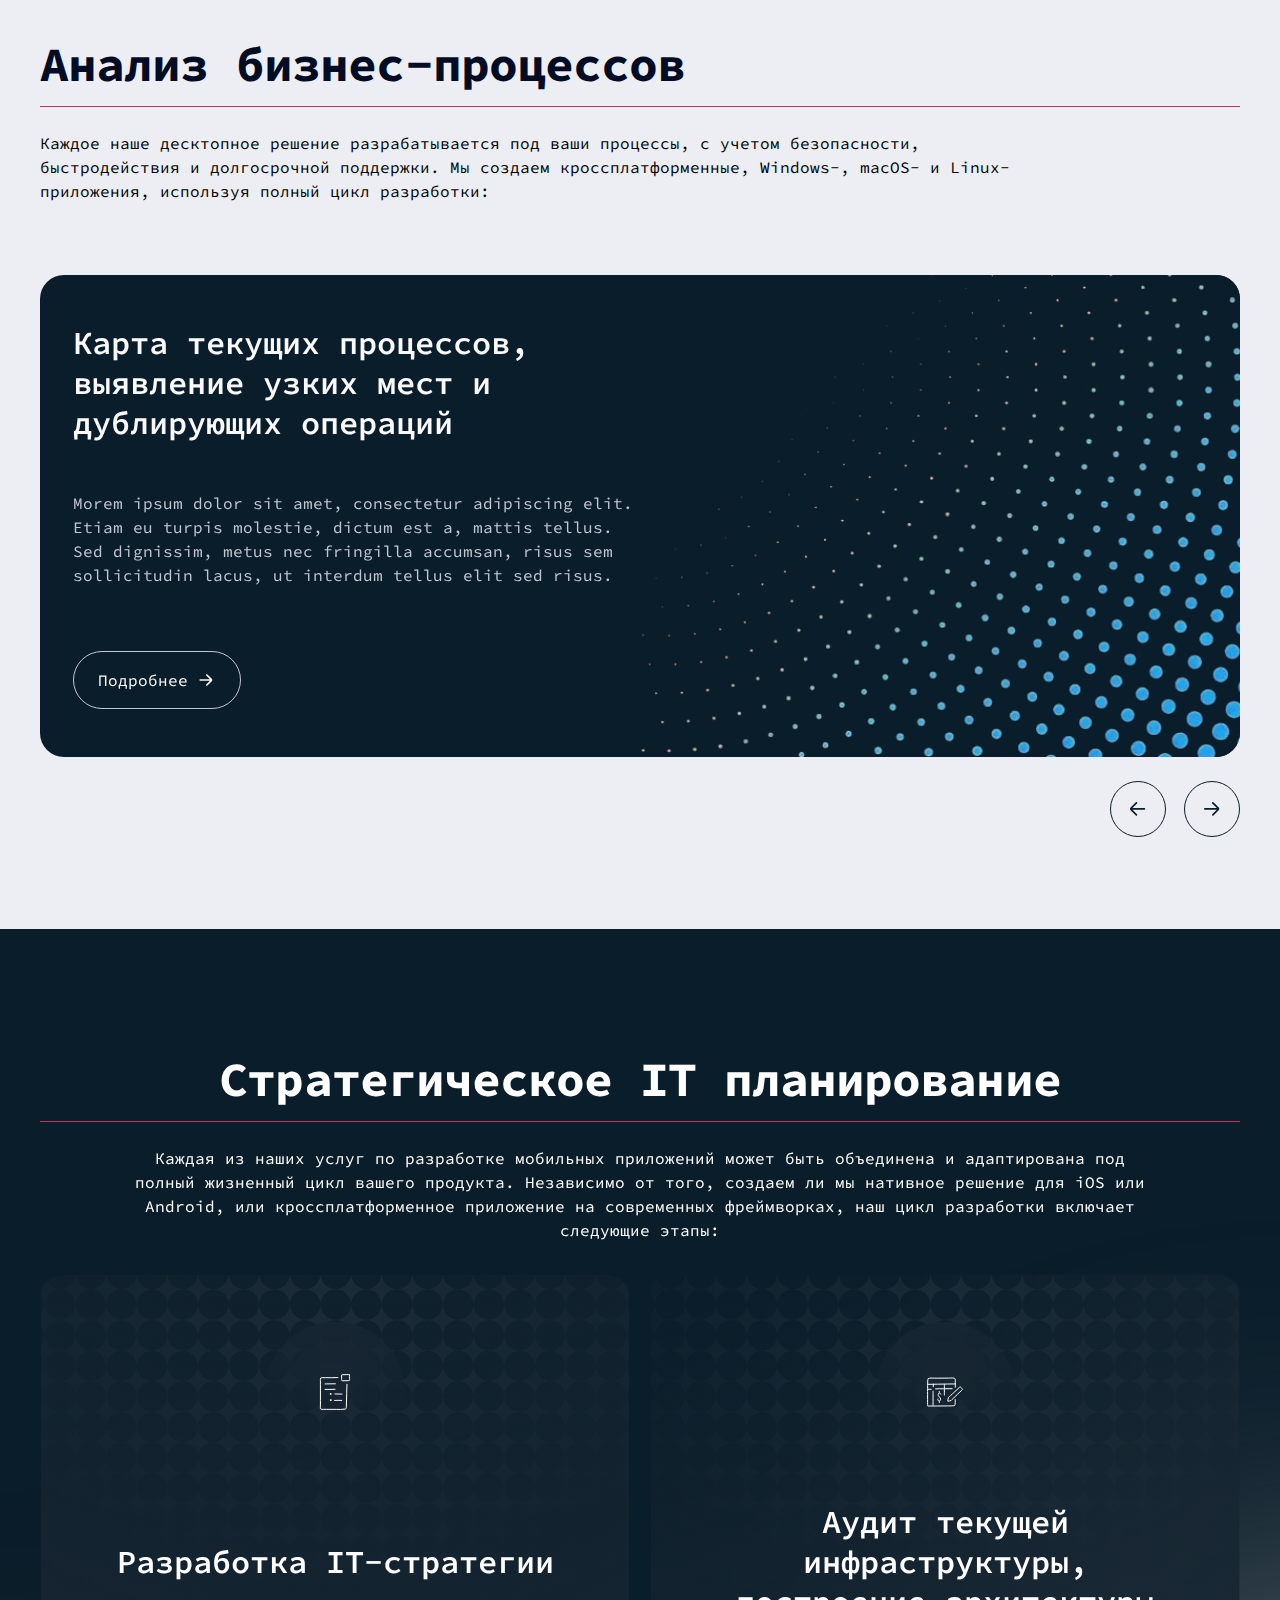
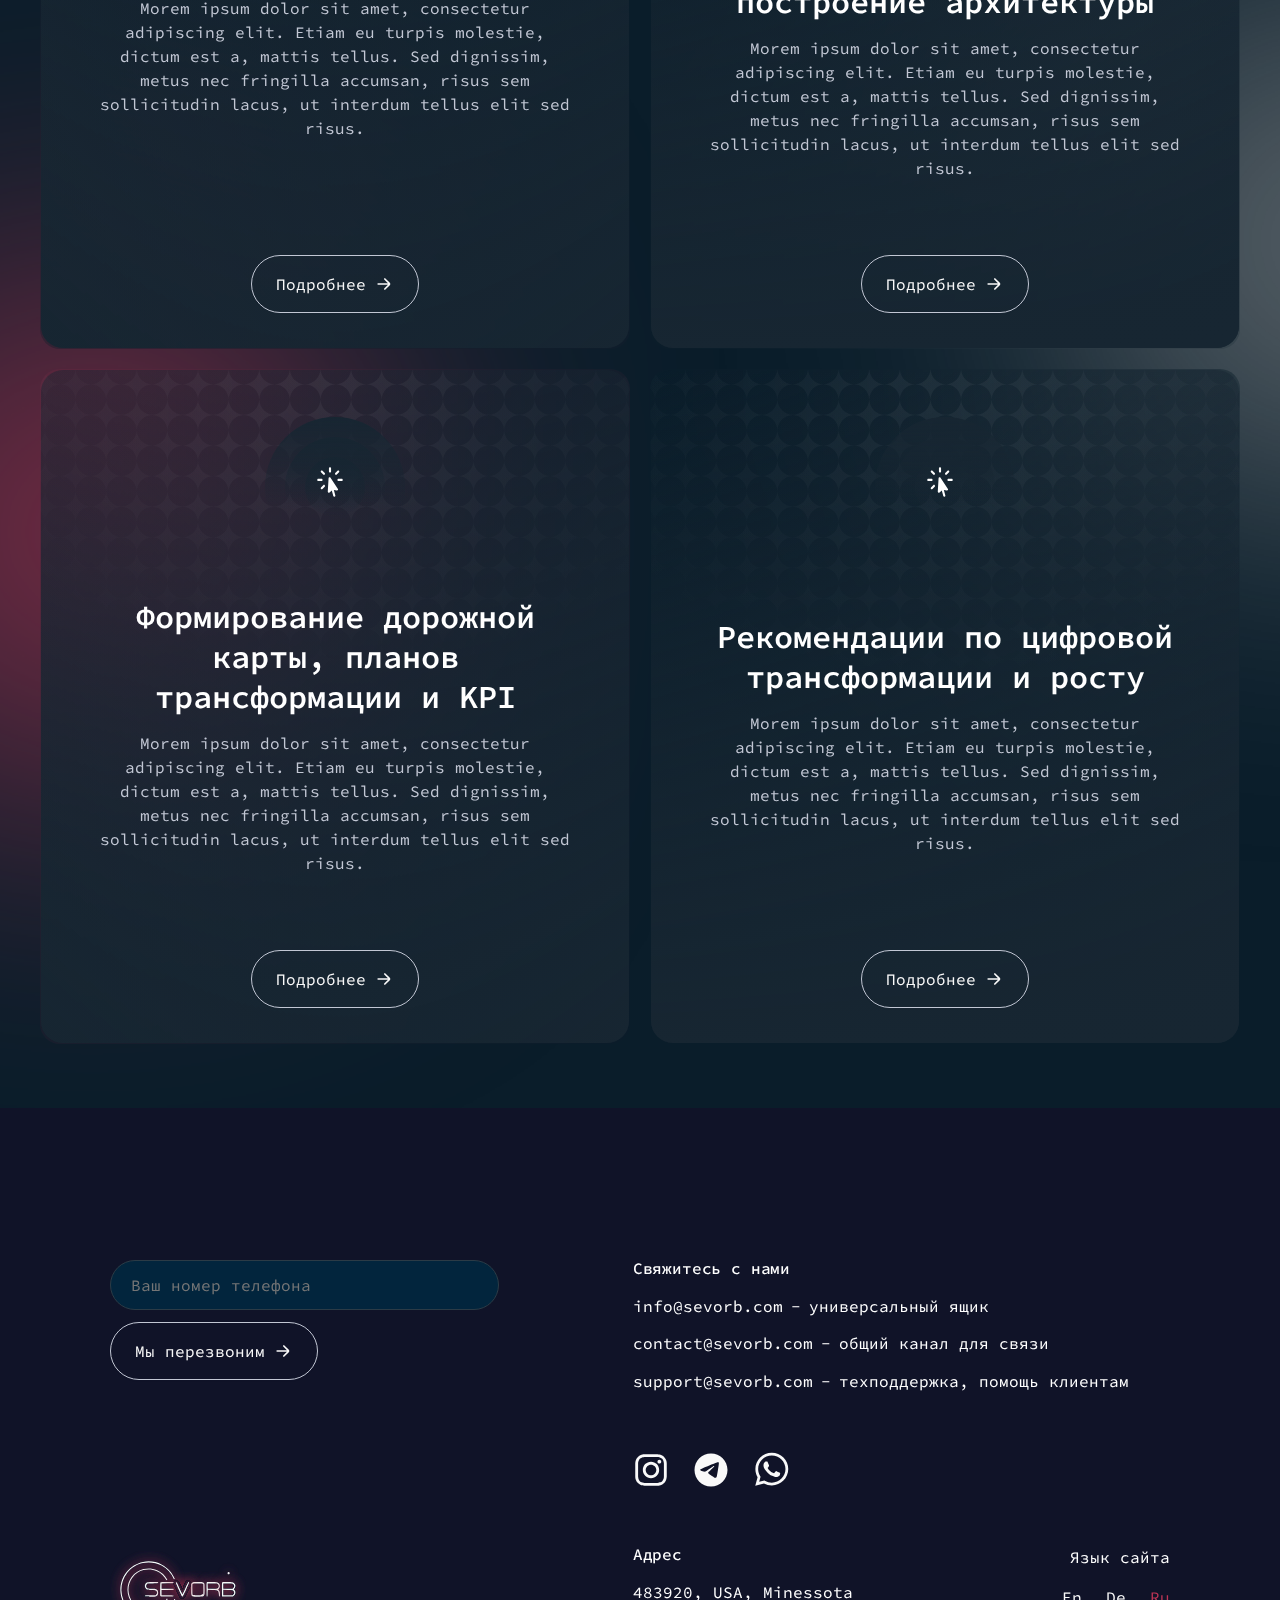
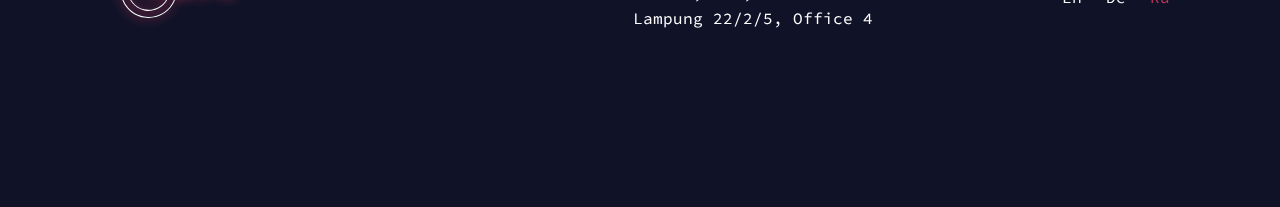
<file: service-2.html>
<!DOCTYPE html>
<html lang="en">
  <head>
    <meta charset="UTF-8" />
    <meta name="viewport" content="width=device-width, initial-scale=1.0" />
    <title>Document</title>
    <link rel="preconnect" href="https://fonts.googleapis.com" />
    <link rel="preconnect" href="https://fonts.gstatic.com" crossorigin />
    <link
      href="https://fonts.googleapis.com/css2?family=Inter:opsz,wght@14..32,100..900&family=Sora:wght@600&family=Source+Code+Pro:wght@200..900&display=swap"
      rel="stylesheet"
    />
    <link rel="stylesheet" href="css/reset.css" />
    <link rel="stylesheet" href="css/fonts.css" />
    <link rel="stylesheet" href="css/choices.min.css" />
    <link
      rel="stylesheet"
      href="components/cases-sliderSection/swiper-bundle.min.css"
    />
    <link rel="stylesheet" href="css/style.css" />
    <link rel="stylesheet" href="components/services-hero/services-hero.css" />
    <link rel="stylesheet" href="components/service-grid/service-grid.css" />
    <link
      rel="stylesheet"
      href="components/service-slider/service-slider.css"
    />
  </head>
  <body>
    <div class="wrapper">
      <header class="header">
        <div class="bg-circle-bigMenu"></div>

        <div class="header-row">
          <a href="/" class="header-logo">
            <object data="images/header/Logo.svg" type="image/svg+xml"></object>
          </a>
          <div class="header-search">
            <form action="">
              <input type="text" placeholder="Поиск" />
              <button type="submit">
                <svg
                  width="21"
                  height="20"
                  viewBox="0 0 21 20"
                  fill="none"
                  xmlns="http://www.w3.org/2000/svg"
                >
                  <path
                    d="M19.7309 18.3109L16.0209 14.6309C17.461 12.8353 18.1584 10.5562 17.9697 8.2622C17.781 5.9682 16.7206 3.83368 15.0064 2.29754C13.2923 0.761407 11.0547 -0.0595894 8.75382 0.00337096C6.45294 0.0663314 4.26362 1.00846 2.63604 2.63604C1.00846 4.26362 0.0663314 6.45294 0.00337096 8.75382C-0.0595894 11.0547 0.761407 13.2923 2.29754 15.0064C3.83368 16.7206 5.9682 17.781 8.2622 17.9697C10.5562 18.1584 12.8353 17.461 14.6309 16.0209L18.3109 19.7009C18.4039 19.7946 18.5145 19.869 18.6363 19.9198C18.7582 19.9706 18.8889 19.9967 19.0209 19.9967C19.1529 19.9967 19.2836 19.9706 19.4055 19.9198C19.5273 19.869 19.6379 19.7946 19.7309 19.7009C19.9111 19.5144 20.0119 19.2652 20.0119 19.0059C20.0119 18.7466 19.9111 18.4974 19.7309 18.3109ZM9.0209 16.0209C7.63643 16.0209 6.28305 15.6104 5.13191 14.8412C3.98076 14.072 3.08356 12.9788 2.55374 11.6997C2.02393 10.4206 1.88531 9.01314 2.1554 7.65527C2.4255 6.2974 3.09219 5.05012 4.07115 4.07115C5.05012 3.09219 6.2974 2.4255 7.65527 2.1554C9.01314 1.88531 10.4206 2.02393 11.6997 2.55374C12.9788 3.08356 14.072 3.98076 14.8412 5.13191C15.6104 6.28305 16.0209 7.63643 16.0209 9.0209C16.0209 10.8774 15.2834 12.6579 13.9706 13.9706C12.6579 15.2834 10.8774 16.0209 9.0209 16.0209Z"
                    fill="#F9F9F9"
                  />
                </svg>
              </button>
            </form>
          </div>

          <div class="header-nav">
            <ul class="menu header-menu">
              <li class="menu-item">
                <a href="#">О нас</a>
              </li>
              <li class="menu-item menu-item-submenu">
                <a>
                  <span>Услуги</span>
                  <div class="arrow-menu">
                    <img src="images/header/arrow-down.svg" alt="" />
                  </div>
                </a>
              </li>
              <li class="menu-item">
                <a href="#">Как мы работаем</a>
              </li>
              <li class="menu-item">
                <a href="#">Кейсы</a>
              </li>
              <li class="menu-item">
                <a href="#">Контакты</a>
              </li>
            </ul>
            <div class="language">
              <div class="language-use">
                <span>Ru</span>
                <div class="language-arrow">
                  <img src="images/header/arrow-down-lang.svg" alt="" />
                </div>
              </div>
              <div class="language-menu">
                <span>En</span>
                <span>De</span>
              </div>
            </div>
          </div>
          <div class="burger">
            <svg
              class="burger-open"
              width="26"
              height="26"
              viewBox="0 0 26 26"
              fill="none"
              xmlns="http://www.w3.org/2000/svg"
            >
              <path
                fill-rule="evenodd"
                clip-rule="evenodd"
                d="M0 5.25C0 2.35051 2.35051 0 5.25 0C8.1495 0 10.5 2.35051 10.5 5.25C10.5 8.1495 8.1495 10.5 5.25 10.5C2.35051 10.5 0 8.1495 0 5.25ZM8.25 5.25C8.25 3.59315 6.90685 2.25 5.25 2.25C3.59315 2.25 2.25 3.59315 2.25 5.25C2.25 6.90685 3.59315 8.25 5.25 8.25C6.90685 8.25 8.25 6.90685 8.25 5.25Z"
                fill="white"
              />
              <path
                fill-rule="evenodd"
                clip-rule="evenodd"
                d="M15 5.25C15 2.35051 17.3505 0 20.25 0C23.1495 0 25.5 2.35051 25.5 5.25C25.5 8.1495 23.1495 10.5 20.25 10.5C17.3505 10.5 15 8.1495 15 5.25ZM23.25 5.25C23.25 3.59315 21.9069 2.25 20.25 2.25C18.5931 2.25 17.25 3.59315 17.25 5.25C17.25 6.90685 18.5931 8.25 20.25 8.25C21.9069 8.25 23.25 6.90685 23.25 5.25Z"
                fill="white"
              />
              <path
                fill-rule="evenodd"
                clip-rule="evenodd"
                d="M0 20.25C0 17.3505 2.35051 15 5.25 15C8.1495 15 10.5 17.3505 10.5 20.25C10.5 23.1495 8.1495 25.5 5.25 25.5C2.35051 25.5 0 23.1495 0 20.25ZM8.25 20.25C8.25 18.5931 6.90685 17.25 5.25 17.25C3.59315 17.25 2.25 18.5931 2.25 20.25C2.25 21.9069 3.59315 23.25 5.25 23.25C6.90685 23.25 8.25 21.9069 8.25 20.25Z"
                fill="white"
              />
              <path
                fill-rule="evenodd"
                clip-rule="evenodd"
                d="M15 20.25C15 17.3505 17.3505 15 20.25 15C23.1495 15 25.5 17.3505 25.5 20.25C25.5 23.1495 23.1495 25.5 20.25 25.5C17.3505 25.5 15 23.1495 15 20.25ZM23.25 20.25C23.25 18.5931 21.9069 17.25 20.25 17.25C18.5931 17.25 17.25 18.5931 17.25 20.25C17.25 21.9069 18.5931 23.25 20.25 23.25C21.9069 23.25 23.25 21.9069 23.25 20.25Z"
                fill="white"
              />
            </svg>

            <svg
              class="burger-close"
              width="36"
              height="36"
              viewBox="0 0 36 36"
              fill="none"
              xmlns="http://www.w3.org/2000/svg"
            >
              <path
                d="M18 34.125C9.105 34.125 1.875 26.895 1.875 18C1.875 9.105 9.105 1.875 18 1.875C26.895 1.875 34.125 9.105 34.125 18C34.125 26.895 26.895 34.125 18 34.125ZM18 4.125C10.35 4.125 4.125 10.35 4.125 18C4.125 25.65 10.35 31.875 18 31.875C25.65 31.875 31.875 25.65 31.875 18C31.875 10.35 25.65 4.125 18 4.125Z"
                fill="#F9F9F9"
              />
              <path
                d="M13.755 23.3691C13.47 23.3691 13.185 23.2641 12.96 23.0391C12.525 22.6041 12.525 21.8841 12.96 21.4491L21.45 12.9591C21.885 12.5241 22.605 12.5241 23.04 12.9591C23.475 13.3941 23.475 14.1141 23.04 14.5491L14.55 23.0391C14.34 23.2641 14.04 23.3691 13.755 23.3691Z"
                fill="#F9F9F9"
              />
              <path
                d="M22.245 23.3691C21.96 23.3691 21.675 23.2641 21.45 23.0391L12.96 14.5491C12.525 14.1141 12.525 13.3941 12.96 12.9591C13.395 12.5241 14.115 12.5241 14.55 12.9591L23.04 21.4491C23.475 21.8841 23.475 22.6041 23.04 23.0391C22.815 23.2641 22.53 23.3691 22.245 23.3691Z"
                fill="#F9F9F9"
              />
            </svg>
          </div>
        </div>
        <div class="header-bigMenu">
          <div class="bg-bigMenu">
            <img src="images/header/Code-block.svg" alt="" />
          </div>

          <div class="header-navigation">
            <ul class="menu">
              <li class="menu-item">
                <a href="#">О нас</a>
              </li>
              <li class="menu-item menu-item-has-children">
                <div class="menu-item-children-link">
                  <span>Услуги</span>
                  <div class="arrow-menu">
                    <img src="images/header/arrow-down.svg" alt="" />
                  </div>
                </div>
                <ul class="sub-menu">
                  <li class="menu-item">
                    <a href="#">
                      <div class="menu-icons">
                        <img src="images/header/icons/development.svg" alt="" />
                      </div>
                      <div class="menu-info">
                        <div class="menu-info-title">
                          Разработка программного обеспечения
                        </div>
                        <p class="menu-info-text">
                          Создание и поддержка мобильных и настольных приложений
                        </p>
                      </div>
                    </a>
                  </li>
                  <li class="menu-item">
                    <a href="#">
                      <div class="menu-icons">
                        <img
                          src="images/header/icons/it-consulting.svg"
                          alt=""
                        />
                      </div>
                      <div class="menu-info">
                        <div class="menu-info-title">IT-консалтинг</div>
                        <p class="menu-info-text">
                          Создание и поддержка мобильных и настольных приложений
                        </p>
                      </div>
                    </a>
                  </li>
                  <li class="menu-item">
                    <a href="#">
                      <div class="menu-icons">
                        <img src="images/header/icons/no-code.svg" alt="" />
                      </div>
                      <div class="menu-info">
                        <div class="menu-info-title">
                          No-code / Low-code разработка
                        </div>
                        <p class="menu-info-text">
                          Создание и поддержка мобильных и настольных приложений
                        </p>
                      </div>
                    </a>
                  </li>
                  <li class="menu-item">
                    <a href="#">
                      <div class="menu-icons">
                        <img
                          src="images/header/icons/tech-documents.svg"
                          alt=""
                        />
                      </div>
                      <div class="menu-info">
                        <div class="menu-info-title">
                          Техническая документация и сопровождение
                        </div>
                        <p class="menu-info-text">
                          Создание и поддержка мобильных и настольных приложений
                        </p>
                      </div>
                    </a>
                  </li>
                  <li class="menu-item">
                    <a href="#">
                      <div class="menu-icons">
                        <img src="images/header/icons/test.svg" alt="" />
                      </div>
                      <div class="menu-info">
                        <div class="menu-info-title">
                          Тестирование программного обеспечения
                        </div>
                        <p class="menu-info-text">
                          Создание и поддержка мобильных и настольных приложений
                        </p>
                      </div>
                    </a>
                  </li>
                  <li class="menu-item">
                    <a href="#">
                      <div class="menu-icons">
                        <img src="images/header/icons/analyse.svg" alt="" />
                      </div>
                      <div class="menu-info">
                        <div class="menu-info-title">
                          Аналитика и визуализация данных
                        </div>
                        <p class="menu-info-text">
                          Создание и поддержка мобильных и настольных приложений
                        </p>
                      </div>
                    </a>
                  </li>
                  <li class="menu-item">
                    <a href="#">
                      <div class="menu-icons">
                        <img src="images/header/icons/robotics.svg" alt="" />
                      </div>
                      <div class="menu-info">
                        <div class="menu-info-title">
                          Robotic Process Automation (RPA)
                        </div>
                        <p class="menu-info-text">
                          Создание и поддержка мобильных и настольных приложений
                        </p>
                      </div>
                    </a>
                  </li>
                  <li class="menu-item">
                    <a href="#">
                      <div class="menu-icons">
                        <img src="images/header/icons/it-autsort.svg" alt="" />
                      </div>
                      <div class="menu-info">
                        <div class="menu-info-title">IT-аутсорсинг</div>
                        <p class="menu-info-text">
                          Создание и поддержка мобильных и настольных приложений
                        </p>
                      </div>
                    </a>
                  </li>
                </ul>
              </li>
              <li class="menu-item">
                <a href="#">Как мы работаем</a>
              </li>

              <li class="menu-item">
                <a href="#">Кейсы</a>
              </li>
              <li class="menu-item">
                <a href="#">Контакты</a>
              </li>
            </ul>
            <div class="language-bigMenu">
              <span class="language-span">Язык сайта:</span>
              <div class="language-row">
                <a href="#" class="lang">En</a>
                <a href="#" class="lang">De</a>
                <a href="#" class="lang active">Ru</a>
              </div>
            </div>
          </div>
        </div>
        <div class="header-bigMenu-services">
          <div class="bg-bigMenu">
            <img src="images/header/Code-block.svg" alt="" />
          </div>

          <h3>Услуги</h3>

          <ul class="sub-menu">
            <li class="menu-item">
              <a href="#">
                <div class="menu-icons">
                  <img src="images/header/icons/development.svg" alt="" />
                </div>
                <div class="menu-info">
                  <div class="menu-info-title">
                    Разработка программного обеспечения
                  </div>
                  <p class="menu-info-text">
                    Создание и поддержка мобильных и настольных приложений
                  </p>
                </div>
              </a>
            </li>
            <li class="menu-item">
              <a href="#">
                <div class="menu-icons">
                  <img src="images/header/icons/it-consulting.svg" alt="" />
                </div>
                <div class="menu-info">
                  <div class="menu-info-title">IT-консалтинг</div>
                  <p class="menu-info-text">
                    Создание и поддержка мобильных и настольных приложений
                  </p>
                </div>
              </a>
            </li>
            <li class="menu-item">
              <a href="#">
                <div class="menu-icons">
                  <img src="images/header/icons/no-code.svg" alt="" />
                </div>
                <div class="menu-info">
                  <div class="menu-info-title">
                    No-code / Low-code разработка
                  </div>
                  <p class="menu-info-text">
                    Создание и поддержка мобильных и настольных приложений
                  </p>
                </div>
              </a>
            </li>
            <li class="menu-item">
              <a href="#">
                <div class="menu-icons">
                  <img src="images/header/icons/tech-documents.svg" alt="" />
                </div>
                <div class="menu-info">
                  <div class="menu-info-title">
                    Техническая документация и сопровождение
                  </div>
                  <p class="menu-info-text">
                    Создание и поддержка мобильных и настольных приложений
                  </p>
                </div>
              </a>
            </li>
            <li class="menu-item">
              <a href="#">
                <div class="menu-icons">
                  <img src="images/header/icons/test.svg" alt="" />
                </div>
                <div class="menu-info">
                  <div class="menu-info-title">
                    Тестирование программного обеспечения
                  </div>
                  <p class="menu-info-text">
                    Создание и поддержка мобильных и настольных приложений
                  </p>
                </div>
              </a>
            </li>
            <li class="menu-item">
              <a href="#">
                <div class="menu-icons">
                  <img src="images/header/icons/analyse.svg" alt="" />
                </div>
                <div class="menu-info">
                  <div class="menu-info-title">
                    Аналитика и визуализация данных
                  </div>
                  <p class="menu-info-text">
                    Создание и поддержка мобильных и настольных приложений
                  </p>
                </div>
              </a>
            </li>
            <li class="menu-item">
              <a href="#">
                <div class="menu-icons">
                  <img src="images/header/icons/robotics.svg" alt="" />
                </div>
                <div class="menu-info">
                  <div class="menu-info-title">
                    Robotic Process Automation (RPA)
                  </div>
                  <p class="menu-info-text">
                    Создание и поддержка мобильных и настольных приложений
                  </p>
                </div>
              </a>
            </li>
            <li class="menu-item">
              <a href="#">
                <div class="menu-icons">
                  <img src="images/header/icons/it-autsort.svg" alt="" />
                </div>
                <div class="menu-info">
                  <div class="menu-info-title">IT-аутсорсинг</div>
                  <p class="menu-info-text">
                    Создание и поддержка мобильных и настольных приложений
                  </p>
                </div>
              </a>
            </li>
          </ul>
        </div>
      </header>
      <main class="main">
        <section class="services-hero services-hero-2">
          <div class="container">
            <div class="services-hero-info">
              <h1 class="services-hero-title">IT-аутсорсинг</h1>
              <p class="servicees-hero-text">
                Каждая из наших услуг по разработке мобильных приложений может
                быть объединена и адаптирована под полный жизненный цикл вашего
                продукта. Независимо от того, создаем ли мы нативное решение для
                iOS или Android, или кроссплатформенное приложение на
                современных фреймворках, наш цикл разработки включает следующие
                этапы.
              </p>
              <div class="services-hero-buttons">
                <button class="red-btn btn-form">Заказать проект</button>
                <button class="btn btn-form">
                  <span>Оценить проект</span>
                  <img src="images/arrow-right.svg" alt="" />
                </button>
              </div>
            </div>
            <div class="services-hero-bg">
              <img src="images/services-hero/Group-2.png" alt="" />
            </div>
            <div class="services-hero-circle-red"></div>
            <div class="services-hero-squad-one"></div>
            <div class="services-hero-circle-white"></div>
            <div class="services-hero-squad-two">
              <img src="images/services-hero/square.png" alt="" />
            </div>
          </div>
        </section>
        <section class="service-grid">
          <div class="container">
            <h3 class="service-grid-title">Стратегическое IT планирование</h3>
            <p class="service-grid-text">
              Каждая из наших услуг по разработке мобильных приложений может
              быть объединена и адаптирована под полный жизненный цикл вашего
              продукта. Независимо от того, создаем ли мы нативное решение для
              iOS или Android, или кроссплатформенное приложение на современных
              фреймворках, наш цикл разработки включает следующие этапы:
            </p>
            <div class="swiper swiper-service-grid">
              <div class="service-grid-wrapper swiper-wrapper">
                <div class="services-grid-block swiper-slide">
                  <div class="services-grid-block-icon">
                    <img src="images/service-grid/icons.svg" alt="" />
                  </div>
                  <div class="service-grid-info">
                    <h3 class="service-grid-info-title">
                      Разработка IT-стратегии
                    </h3>
                    <p class="service-grid-info-description">
                      Morem ipsum dolor sit amet, consectetur adipiscing elit.
                      Etiam eu turpis molestie, dictum est a, mattis tellus. Sed
                      dignissim, metus nec fringilla accumsan, risus sem
                      sollicitudin lacus, ut interdum tellus elit sed risus.
                    </p>
                  </div>
                  <div class="service-grid-link">
                    <a href="#" class="btn">
                      <span>Подробнее</span>
                      <img src="images/arrow-right.svg" alt="" />
                    </a>
                  </div>
                  <div class="service-grid-bg">
                    <img src="images/about/Abstract Design.svg" alt="" />
                  </div>
                </div>
                <div class="services-grid-block swiper-slide">
                  <div class="services-grid-block-icon">
                    <img src="images/service-grid/icons-2.svg" alt="" />
                  </div>
                  <div class="service-grid-info">
                    <h3 class="service-grid-info-title">
                      Аудит текущей инфраструктуры, построение архитектуры
                    </h3>
                    <p class="service-grid-info-description">
                      Morem ipsum dolor sit amet, consectetur adipiscing elit.
                      Etiam eu turpis molestie, dictum est a, mattis tellus. Sed
                      dignissim, metus nec fringilla accumsan, risus sem
                      sollicitudin lacus, ut interdum tellus elit sed risus.
                    </p>
                  </div>
                  <div class="service-grid-link">
                    <a href="#" class="btn">
                      <span>Подробнее</span>
                      <img src="images/arrow-right.svg" alt="" />
                    </a>
                  </div>
                  <div class="service-grid-bg">
                    <img src="images/about/Abstract Design.svg" alt="" />
                  </div>
                </div>
                <div class="services-grid-block swiper-slide">
                  <div class="services-grid-block-icon">
                    <img src="images/service-grid/icons-3.svg" alt="" />
                  </div>
                  <div class="service-grid-info">
                    <h3 class="service-grid-info-title">
                      Формирование дорожной карты, планов трансформации и KPI
                    </h3>
                    <p class="service-grid-info-description">
                      Morem ipsum dolor sit amet, consectetur adipiscing elit.
                      Etiam eu turpis molestie, dictum est a, mattis tellus. Sed
                      dignissim, metus nec fringilla accumsan, risus sem
                      sollicitudin lacus, ut interdum tellus elit sed risus.
                    </p>
                  </div>
                  <div class="service-grid-link">
                    <a href="#" class="btn">
                      <span>Подробнее</span>
                      <img src="images/arrow-right.svg" alt="" />
                    </a>
                  </div>
                  <div class="service-grid-bg">
                    <img src="images/about/Abstract Design.svg" alt="" />
                  </div>
                </div>
                <div class="services-grid-block swiper-slide">
                  <div class="services-grid-block-icon">
                    <img src="images/service-grid/icons-4.svg" alt="" />
                  </div>
                  <div class="service-grid-info">
                    <h3 class="service-grid-info-title">
                      Рекомендации по цифровой трансформации и росту
                    </h3>
                    <p class="service-grid-info-description">
                      Morem ipsum dolor sit amet, consectetur adipiscing elit.
                      Etiam eu turpis molestie, dictum est a, mattis tellus. Sed
                      dignissim, metus nec fringilla accumsan, risus sem
                      sollicitudin lacus, ut interdum tellus elit sed risus.
                    </p>
                  </div>
                  <div class="service-grid-link">
                    <a href="#" class="btn">
                      <span>Подробнее</span>
                      <img src="images/arrow-right.svg" alt="" />
                    </a>
                  </div>
                  <div class="service-grid-bg">
                    <img src="images/about/Abstract Design.svg" alt="" />
                  </div>
                </div>
                <div class="services-grid-block swiper-slide">
                  <div class="services-grid-block-icon">
                    <img src="images/service-grid/icons-4.svg" alt="" />
                  </div>
                  <div class="service-grid-info">
                    <h3 class="service-grid-info-title">
                      Управление рисками, соответствие нормативным требованиям
                    </h3>
                    <p class="service-grid-info-description">
                      Morem ipsum dolor sit amet, consectetur adipiscing elit.
                      Etiam eu turpis molestie, dictum est a, mattis tellus. Sed
                      dignissim, metus nec fringilla accumsan, risus sem
                      sollicitudin lacus, ut interdum tellus elit sed risus.
                    </p>
                  </div>
                  <div class="service-grid-link">
                    <a href="#" class="btn">
                      <span>Подробнее</span>
                      <img src="images/arrow-right.svg" alt="" />
                    </a>
                  </div>
                  <div class="service-grid-bg">
                    <img src="images/about/Abstract Design.svg" alt="" />
                  </div>
                </div>
                <div class="services-grid-block swiper-slide">
                  <div class="services-grid-block-icon">
                    <img src="images/service-grid/icons-4.svg" alt="" />
                  </div>
                  <div class="service-grid-info">
                    <h3 class="service-grid-info-title">
                      Настройка системы оценки эффективности IT, метрик, ROI
                    </h3>
                    <p class="service-grid-info-description">
                      Morem ipsum dolor sit amet, consectetur adipiscing elit.
                      Etiam eu turpis molestie, dictum est a, mattis tellus. Sed
                      dignissim, metus nec fringilla accumsan, risus sem
                      sollicitudin lacus, ut interdum tellus elit sed risus.
                    </p>
                  </div>
                  <div class="service-grid-link">
                    <a href="#" class="btn">
                      <span>Подробнее</span>
                      <img src="images/arrow-right.svg" alt="" />
                    </a>
                  </div>
                  <div class="service-grid-bg">
                    <img src="images/about/Abstract Design.svg" alt="" />
                  </div>
                </div>
              </div>
            </div>
          </div>
          <div class="service-grid-circle-red"></div>
          <div class="service-grid-circle-white"></div>
        </section>
        <section class="service-slider">
          <div class="container">
            <h3 class="service-slider-title">Анализ бизнес-процессов</h3>
            <p class="service-slider-text">
              Каждое наше десктопное решение разрабатывается под ваши процессы,
              с учетом безопасности, быстродействия и долгосрочной поддержки. Мы
              создаем кроссплатформенные, Windows-, macOS- и Linux-приложения,
              используя полный цикл разработки:
            </p>
            <div class="service-slider-wrapper">
              <div class="swiper swiper-service-slider">
                <div class="swiper-wrapper">
                  <div class="swiper-slide">
                    <div class="service-slider-slide">
                      <div class="service-slider-slide-info">
                        <h3 class="service-slider-slide-info-title">
                          Карта текущих процессов, выявление узких мест и
                          дублирующих операций
                        </h3>
                        <p class="service-slider-slide-info-description">
                          Morem ipsum dolor sit amet, consectetur adipiscing
                          elit. Etiam eu turpis molestie, dictum est a, mattis
                          tellus. Sed dignissim, metus nec fringilla accumsan,
                          risus sem sollicitudin lacus, ut interdum tellus elit
                          sed risus.
                        </p>
                        <a href="#" class="service-slider-slide-link btn">
                          <span>Подробнее</span>
                          <img src="images/arrow-right.svg" alt="" />
                        </a>
                      </div>
                      <div class="service-slider-slide-bg">
                        <img src="images/service-slider/bg.png" alt="" />
                      </div>
                    </div>
                  </div>
                  <div class="swiper-slide">
                    <div class="service-slider-slide">
                      <div class="service-slider-slide-info">
                        <h3 class="service-slider-slide-info-title">
                          Анализ бизнес-процессов
                        </h3>
                        <p class="service-slider-slide-info-description">
                          Morem ipsum dolor sit amet, consectetur adipiscing
                          elit. Etiam eu turpis molestie, dictum est a, mattis
                        </p>
                        <a href="#" class="service-slider-slide-link btn">
                          <span>Подробнее</span>
                          <img src="images/arrow-right.svg" alt="" />
                        </a>
                      </div>
                      <div class="service-slider-slide-bg">
                        <img src="images/service-slider/bg.png" alt="" />
                      </div>
                    </div>
                  </div>
                  <div class="swiper-slide">
                    <div class="service-slider-slide">
                      <div class="service-slider-slide-info">
                        <h3 class="service-slider-slide-info-title">
                          Карта текущих процессов, выявление узких мест и
                          дублирующих операций
                        </h3>
                        <p class="service-slider-slide-info-description">
                          Morem ipsum dolor sit amet, consectetur adipiscing
                          elit. Etiam eu turpis molestie, dictum est a, mattis
                          tellus. Sed dignissim, metus nec fringilla accumsan,
                          risus sem sollicitudin lacus, ut interdum tellus elit
                          sed risus.
                        </p>
                        <a href="#" class="service-slider-slide-link btn">
                          <span>Подробнее</span>
                          <img src="images/arrow-right.svg" alt="" />
                        </a>
                      </div>
                      <div class="service-slider-slide-bg">
                        <img src="images/service-slider/bg.png" alt="" />
                      </div>
                    </div>
                  </div>
                </div>
                <div class="service-slider-buttons">
                  <div class="swiper-button-custom service-slider-button-prev">
                    <svg
                      width="16"
                      height="14"
                      viewBox="0 0 16 14"
                      fill="none"
                      xmlns="http://www.w3.org/2000/svg"
                    >
                      <path
                        d="M14.4219 6.83496H1.42188M6.42188 0.834961L1.12898 6.12785C0.738458 6.51838 0.738458 7.15154 1.12898 7.54207L6.42188 12.835"
                        stroke="#F9F9F9"
                        stroke-width="1.67"
                        stroke-linecap="round"
                      />
                    </svg>
                  </div>
                  <div class="swiper-button-custom service-slider-button-next">
                    <svg
                      width="16"
                      height="14"
                      viewBox="0 0 16 14"
                      fill="none"
                      xmlns="http://www.w3.org/2000/svg"
                    >
                      <path
                        d="M0.835938 6.83496H13.8359M8.83594 0.834961L14.1288 6.12785C14.5194 6.51838 14.5194 7.15154 14.1288 7.54207L8.83594 12.835"
                        stroke="#F9F9F9"
                        stroke-width="1.67"
                        stroke-linecap="round"
                      />
                    </svg>
                  </div>
                </div>
              </div>
            </div>
          </div>
        </section>
        <section class="service-grid service-grid-padding">
          <div class="container">
            <h3 class="service-grid-title">Стратегическое IT планирование</h3>
            <p class="service-grid-text">
              Каждая из наших услуг по разработке мобильных приложений может
              быть объединена и адаптирована под полный жизненный цикл вашего
              продукта. Независимо от того, создаем ли мы нативное решение для
              iOS или Android, или кроссплатформенное приложение на современных
              фреймворках, наш цикл разработки включает следующие этапы:
            </p>
            <div class="swiper swiper-service-grid">
              <div class="service-grid-wrapper swiper-wrapper">
                <div class="services-grid-block swiper-slide">
                  <div class="services-grid-block-icon">
                    <img src="images/service-grid/icons.svg" alt="" />
                  </div>
                  <div class="service-grid-info">
                    <h3 class="service-grid-info-title">
                      Разработка IT-стратегии
                    </h3>
                    <p class="service-grid-info-description">
                      Morem ipsum dolor sit amet, consectetur adipiscing elit.
                      Etiam eu turpis molestie, dictum est a, mattis tellus. Sed
                      dignissim, metus nec fringilla accumsan, risus sem
                      sollicitudin lacus, ut interdum tellus elit sed risus.
                    </p>
                  </div>
                  <div class="service-grid-link">
                    <a href="#" class="btn">
                      <span>Подробнее</span>
                      <img src="images/arrow-right.svg" alt="" />
                    </a>
                  </div>
                  <div class="service-grid-bg">
                    <img src="images/about/Abstract Design.svg" alt="" />
                  </div>
                </div>
                <div class="services-grid-block swiper-slide">
                  <div class="services-grid-block-icon">
                    <img src="images/service-grid/icons-2.svg" alt="" />
                  </div>
                  <div class="service-grid-info">
                    <h3 class="service-grid-info-title">
                      Аудит текущей инфраструктуры, построение архитектуры
                    </h3>
                    <p class="service-grid-info-description">
                      Morem ipsum dolor sit amet, consectetur adipiscing elit.
                      Etiam eu turpis molestie, dictum est a, mattis tellus. Sed
                      dignissim, metus nec fringilla accumsan, risus sem
                      sollicitudin lacus, ut interdum tellus elit sed risus.
                    </p>
                  </div>
                  <div class="service-grid-link">
                    <a href="#" class="btn">
                      <span>Подробнее</span>
                      <img src="images/arrow-right.svg" alt="" />
                    </a>
                  </div>
                  <div class="service-grid-bg">
                    <img src="images/about/Abstract Design.svg" alt="" />
                  </div>
                </div>
                <div class="services-grid-block swiper-slide">
                  <div class="services-grid-block-icon">
                    <img src="images/service-grid/icons-3.svg" alt="" />
                  </div>
                  <div class="service-grid-info">
                    <h3 class="service-grid-info-title">
                      Формирование дорожной карты, планов трансформации и KPI
                    </h3>
                    <p class="service-grid-info-description">
                      Morem ipsum dolor sit amet, consectetur adipiscing elit.
                      Etiam eu turpis molestie, dictum est a, mattis tellus. Sed
                      dignissim, metus nec fringilla accumsan, risus sem
                      sollicitudin lacus, ut interdum tellus elit sed risus.
                    </p>
                  </div>
                  <div class="service-grid-link">
                    <a href="#" class="btn">
                      <span>Подробнее</span>
                      <img src="images/arrow-right.svg" alt="" />
                    </a>
                  </div>
                  <div class="service-grid-bg">
                    <img src="images/about/Abstract Design.svg" alt="" />
                  </div>
                </div>
                <div class="services-grid-block swiper-slide">
                  <div class="services-grid-block-icon">
                    <img src="images/service-grid/icons-4.svg" alt="" />
                  </div>
                  <div class="service-grid-info">
                    <h3 class="service-grid-info-title">
                      Рекомендации по цифровой трансформации и росту
                    </h3>
                    <p class="service-grid-info-description">
                      Morem ipsum dolor sit amet, consectetur adipiscing elit.
                      Etiam eu turpis molestie, dictum est a, mattis tellus. Sed
                      dignissim, metus nec fringilla accumsan, risus sem
                      sollicitudin lacus, ut interdum tellus elit sed risus.
                    </p>
                  </div>
                  <div class="service-grid-link">
                    <a href="#" class="btn">
                      <span>Подробнее</span>
                      <img src="images/arrow-right.svg" alt="" />
                    </a>
                  </div>
                  <div class="service-grid-bg">
                    <img src="images/about/Abstract Design.svg" alt="" />
                  </div>
                </div>
              </div>
            </div>
          </div>
          <div class="service-grid-circle-red"></div>
          <div class="service-grid-circle-white"></div>
        </section>
      </main>
      <footer class="footer">
        <div class="container">
          <div class="footer-wrap">
            <div class="footer-left">
              <form action="">
                <input type="text" required placeholder="Ваш номер телефона" />
                <button class="btn" type="submit">
                  <span>Мы перезвоним</span>
                  <img src="images/arrow-right.svg" alt="" />
                </button>
              </form>
              <a href="#" class="footer-logo">
                <object
                  data="images/header/Logo.svg"
                  type="image/svg+xml"
                ></object>
              </a>
            </div>
            <div class="footer-right">
              <div class="footer-right-title">Свяжитесь с нами</div>
              <dl>
                <div class="footer-info-row">
                  <dt>
                    <a href="mailto:info@sevorb.com">info@sevorb.com</a>
                  </dt>
                  <dd class="procherk">-</dd>
                  <dd>универсальный ящик</dd>
                </div>
                <div class="footer-info-row">
                  <dt>
                    <a href="mailto:contact@sevorb.com">contact@sevorb.com</a>
                  </dt>
                  <dd class="procherk">-</dd>
                  <dd>общий канал для связи</dd>
                </div>
                <div class="footer-info-row">
                  <dt>
                    <a href="mailto:support@sevorb.com">support@sevorb.com</a>
                  </dt>
                  <dd class="procherk">-</dd>
                  <dd>техподдержка, помощь клиентам</dd>
                </div>
              </dl>
              <ul class="footer-socials">
                <li>
                  <a href="#">
                    <svg
                      width="36"
                      height="36"
                      viewBox="0 0 36 36"
                      fill="none"
                      xmlns="http://www.w3.org/2000/svg"
                    >
                      <path
                        d="M18 5.09639C22.1747 5.09639 22.744 5.09639 24.4518 5.09639C25.9699 5.09639 26.7289 5.4759 27.2982 5.66566C28.0572 6.04518 28.6265 6.23494 29.1958 6.80422C29.7651 7.3735 30.1446 7.94277 30.3343 8.70181C30.5241 9.27109 30.7139 10.0301 30.9036 11.5482C30.9036 13.256 30.9036 13.6355 30.9036 18C30.9036 22.3645 30.9036 22.744 30.9036 24.4518C30.9036 25.9699 30.5241 26.7289 30.3343 27.2982C29.9548 28.0572 29.7651 28.6265 29.1958 29.1958C28.6265 29.7651 28.0572 30.1446 27.2982 30.3343C26.7289 30.5241 25.9699 30.7139 24.4518 30.9036C22.744 30.9036 22.3645 30.9036 18 30.9036C13.6355 30.9036 13.256 30.9036 11.5482 30.9036C10.0301 30.9036 9.27109 30.5241 8.70181 30.3343C7.94277 29.9548 7.3735 29.7651 6.80422 29.1958C6.23494 28.6265 5.85542 28.0572 5.66566 27.2982C5.4759 26.7289 5.28614 25.9699 5.09639 24.4518C5.09639 22.744 5.09639 22.3645 5.09639 18C5.09639 13.6355 5.09639 13.256 5.09639 11.5482C5.09639 10.0301 5.4759 9.27109 5.66566 8.70181C6.04518 7.94277 6.23494 7.3735 6.80422 6.80422C7.3735 6.23494 7.94277 5.85542 8.70181 5.66566C9.27109 5.4759 10.0301 5.28614 11.5482 5.09639C13.256 5.09639 13.8253 5.09639 18 5.09639ZM18 2.25C13.6355 2.25 13.256 2.25 11.5482 2.25C9.84036 2.25 8.70181 2.62952 7.75301 3.00904C6.80422 3.38856 5.85542 3.95783 4.90663 4.90663C3.95783 5.85542 3.57831 6.61446 3.00904 7.75301C2.62952 8.70181 2.43976 9.84036 2.25 11.5482C2.25 13.256 2.25 13.8253 2.25 18C2.25 22.3645 2.25 22.744 2.25 24.4518C2.25 26.1596 2.62952 27.2982 3.00904 28.247C3.38856 29.1958 3.95783 30.1446 4.90663 31.0934C5.85542 32.0422 6.61446 32.4217 7.75301 32.991C8.70181 33.3705 9.84036 33.5602 11.5482 33.75C13.256 33.75 13.8253 33.75 18 33.75C22.1747 33.75 22.744 33.75 24.4518 33.75C26.1596 33.75 27.2982 33.3705 28.247 32.991C29.1958 32.6114 30.1446 32.0422 31.0934 31.0934C32.0422 30.1446 32.4217 29.3855 32.991 28.247C33.3705 27.2982 33.5602 26.1596 33.75 24.4518C33.75 22.744 33.75 22.1747 33.75 18C33.75 13.8253 33.75 13.256 33.75 11.5482C33.75 9.84036 33.3705 8.70181 32.991 7.75301C32.6114 6.80422 32.0422 5.85542 31.0934 4.90663C30.1446 3.95783 29.3855 3.57831 28.247 3.00904C27.2982 2.62952 26.1596 2.43976 24.4518 2.25C22.744 2.25 22.3645 2.25 18 2.25Z"
                        fill="#F9F9F9"
                      />
                      <path
                        d="M18 9.84036C13.4458 9.84036 9.84036 13.4458 9.84036 18C9.84036 22.5542 13.4458 26.1596 18 26.1596C22.5542 26.1596 26.1596 22.5542 26.1596 18C26.1596 13.4458 22.5542 9.84036 18 9.84036ZM18 23.3133C15.1536 23.3133 12.6867 21.0361 12.6867 18C12.6867 15.1536 14.9639 12.6867 18 12.6867C20.8464 12.6867 23.3133 14.9639 23.3133 18C23.3133 20.8464 20.8464 23.3133 18 23.3133Z"
                        fill="#F9F9F9"
                      />
                      <path
                        d="M26.3494 11.5482C27.3974 11.5482 28.247 10.6986 28.247 9.6506C28.247 8.60259 27.3974 7.75301 26.3494 7.75301C25.3014 7.75301 24.4518 8.60259 24.4518 9.6506C24.4518 10.6986 25.3014 11.5482 26.3494 11.5482Z"
                        fill="#F9F9F9"
                      />
                    </svg>
                  </a>
                </li>
                <li>
                  <a href="#">
                    <svg
                      width="36"
                      height="36"
                      viewBox="0 0 36 36"
                      fill="none"
                      xmlns="http://www.w3.org/2000/svg"
                    >
                      <path
                        fill-rule="evenodd"
                        clip-rule="evenodd"
                        d="M18 34.5C27.1127 34.5 34.5 27.1127 34.5 18C34.5 8.8873 27.1127 1.5 18 1.5C8.8873 1.5 1.5 8.8873 1.5 18C1.5 27.1127 8.8873 34.5 18 34.5ZM18.4225 12.5218C16.7336 13.2282 13.3582 14.6902 8.29633 16.9078C7.47435 17.2365 7.04377 17.5581 7.00457 17.8725C6.93832 18.4038 7.60007 18.6131 8.5012 18.898C8.62377 18.9368 8.75077 18.9769 8.88098 19.0195C9.76755 19.3093 10.9601 19.6483 11.5801 19.6617C12.1425 19.674 12.7702 19.4408 13.4632 18.9623C18.1927 15.7521 20.6341 14.1294 20.7873 14.0945C20.8955 14.0698 21.0453 14.0388 21.1468 14.1295C21.2484 14.2202 21.2384 14.3921 21.2276 14.4382C21.1621 14.7192 18.5645 17.1476 17.2202 18.4042C16.8012 18.796 16.5039 19.0739 16.4431 19.1374C16.307 19.2795 16.1683 19.414 16.0349 19.5433C15.2113 20.3417 14.5936 20.9404 16.0691 21.9181C16.7782 22.388 17.3456 22.7765 17.9116 23.1641C18.5298 23.5875 19.1464 24.0097 19.9442 24.5355C20.1474 24.6695 20.3415 24.8086 20.5306 24.9442C21.25 25.4599 21.8964 25.9232 22.6949 25.8494C23.1588 25.8064 23.6381 25.3677 23.8815 24.0593C24.4567 20.9671 25.5874 14.2672 25.8488 11.5063C25.8717 11.2644 25.8429 10.9548 25.8197 10.8189C25.7966 10.683 25.7483 10.4894 25.5726 10.3461C25.3646 10.1763 25.0434 10.1405 24.8997 10.143C24.2467 10.1547 23.2447 10.505 18.4225 12.5218Z"
                        fill="#F9F9F9"
                      />
                    </svg>
                  </a>
                </li>
                <li>
                  <a href="#">
                    <svg
                      width="36"
                      height="36"
                      viewBox="0 0 36 36"
                      fill="none"
                      xmlns="http://www.w3.org/2000/svg"
                    >
                      <g clip-path="url(#clip0_43721_8750)">
                        <path
                          fill-rule="evenodd"
                          clip-rule="evenodd"
                          d="M30.4421 5.54574C27.3401 2.4541 23.2151 0.751825 18.8197 0.75C9.76208 0.75 2.39117 8.08455 2.3875 17.1013C2.38567 19.9831 3.14283 22.7965 4.58108 25.276L2.25 33.75L10.9602 31.4767C13.36 32.7803 16.0623 33.4654 18.8123 33.4663H18.8197C27.8754 33.4663 35.2472 26.1308 35.25 17.115C35.2518 12.7453 33.5441 8.63738 30.4421 5.54665V5.54574ZM18.8197 30.7049H18.8142C16.3639 30.7049 13.9604 30.049 11.8631 28.8101L11.3644 28.5155L6.19533 29.8647L7.57492 24.8491L7.25042 24.3346C5.88367 22.1707 5.16133 19.6693 5.16225 17.1013C5.165 9.60802 11.292 3.5114 18.8252 3.5114C22.4726 3.51323 25.9018 4.92814 28.4804 7.49797C31.059 10.0669 32.478 13.4824 32.4762 17.1132C32.4725 24.6074 26.3464 30.704 18.8197 30.704V30.7049ZM26.3107 20.5259C25.9 20.3216 23.8815 19.3336 23.5047 19.1968C23.128 19.0599 22.8548 18.9924 22.5817 19.4011C22.3085 19.8107 21.5211 20.7312 21.2818 21.003C21.0426 21.2758 20.8024 21.3095 20.3927 21.1052C19.982 20.9009 18.6592 20.4694 17.0908 19.0773C15.8707 17.9935 15.0467 16.6561 14.8065 16.2465C14.5672 15.8369 14.7808 15.6161 14.9862 15.4127C15.1704 15.2293 15.3968 14.9356 15.6022 14.6966C15.8075 14.4585 15.8753 14.287 16.0128 14.0151C16.1503 13.7424 16.0816 13.5043 15.9789 13.299C15.8762 13.0947 15.0558 11.0831 14.713 10.2658C14.3793 9.46936 14.0411 9.577 13.7899 9.56423C13.5507 9.55237 13.2766 9.55055 13.0025 9.55055C12.7284 9.55055 12.2838 9.65272 11.9071 10.0614C11.5303 10.471 10.4697 11.459 10.4697 13.4696C10.4697 15.4802 11.941 17.4233 12.1463 17.697C12.3517 17.9698 15.0421 22.0968 19.1597 23.8666C20.1387 24.2881 20.9042 24.5389 21.5009 24.7278C22.4845 25.0389 23.3792 24.9951 24.0868 24.8902C24.8752 24.7725 26.516 23.9013 26.8579 22.947C27.1998 21.9928 27.1998 21.1745 27.0972 21.0039C26.9945 20.8333 26.7204 20.7312 26.3097 20.5268V20.525L26.3107 20.5259Z"
                          fill="#F9F9F9"
                        />
                      </g>
                      <defs>
                        <clipPath id="clip0_43721_8750">
                          <rect width="36" height="36" fill="white" />
                        </clipPath>
                      </defs>
                    </svg>
                  </a>
                </li>
              </ul>
              <div class="footer-right-blocks">
                <div class="footer-adress">
                  <span>Адрес</span>
                  <p>
                    483920, USA, Minessota <br />
                    Lampung 22/2/5, Office 4
                  </p>
                </div>
                <div class="footer-language">
                  <span>Язык сайта</span>
                  <div class="footer-language-link">
                    <a href="#">En</a>
                    <a href="#">De</a>
                    <a href="#" class="active">Ru</a>
                  </div>
                </div>
              </div>
            </div>
          </div>
        </div>
      </footer>

      <div class="popup-form">
        <div class="shadow"></div>
        <div class="popup-wrapper">
          <button class="popup-close">
            <svg
              width="36"
              height="36"
              viewBox="0 0 36 36"
              fill="none"
              xmlns="http://www.w3.org/2000/svg"
            >
              <path
                d="M18 34.125C9.105 34.125 1.875 26.895 1.875 18C1.875 9.105 9.105 1.875 18 1.875C26.895 1.875 34.125 9.105 34.125 18C34.125 26.895 26.895 34.125 18 34.125ZM18 4.125C10.35 4.125 4.125 10.35 4.125 18C4.125 25.65 10.35 31.875 18 31.875C25.65 31.875 31.875 25.65 31.875 18C31.875 10.35 25.65 4.125 18 4.125Z"
                fill="#F9F9F9"
              />
              <path
                d="M13.755 23.3691C13.47 23.3691 13.185 23.2641 12.96 23.0391C12.525 22.6041 12.525 21.8841 12.96 21.4491L21.45 12.9591C21.885 12.5241 22.605 12.5241 23.04 12.9591C23.475 13.3941 23.475 14.1141 23.04 14.5491L14.55 23.0391C14.34 23.2641 14.04 23.3691 13.755 23.3691Z"
                fill="#F9F9F9"
              />
              <path
                d="M22.245 23.3691C21.96 23.3691 21.675 23.2641 21.45 23.0391L12.96 14.5491C12.525 14.1141 12.525 13.3941 12.96 12.9591C13.395 12.5241 14.115 12.5241 14.55 12.9591L23.04 21.4491C23.475 21.8841 23.475 22.6041 23.04 23.0391C22.815 23.2641 22.53 23.3691 22.245 23.3691Z"
                fill="#F9F9F9"
              />
            </svg>
          </button>
          <b>Форма онлайн заявки</b>
          <p>Пожалуйста, заполните форму и мы ответим в ближайшие 24 часа</p>
          <div class="form-custom">
            <form class="form">
              <div class="form-row">
                <div class="form-block">
                  <span class="wpcf7-form-control-wrap">
                    <label for="form-name-2">Имя</label>
                    <input
                      type="text"
                      id="form-name-2"
                      required
                      placeholder="Введите ваше имя"
                    />
                  </span>
                </div>
                <div class="form-block">
                  <span class="wpcf7-form-control-wrap">
                    <label for="form-email-2">Email</label>
                    <input
                      type="email"
                      id="form-email-2"
                      required
                      placeholder="Введите ваш Email"
                    />
                  </span>
                </div>
                <div class="form-block">
                  <span class="wpcf7-form-control-wrap">
                    <label for="form-tel-2">Телефон</label>
                    <input
                      type="tel"
                      id="form-tel-2"
                      required
                      placeholder="Введите ваш телефон"
                    />
                  </span>
                </div>
              </div>
              <div class="form-row">
                <div class="form-block">
                  <span class="wpcf7-form-control-wrap">
                    <label for="form-service-2">Выберите услугу</label>
                    <select
                      name=""
                      id="form-service-2"
                      class="multi-default"
                      required
                    >
                      <option value="" disabled selected>
                        Выберите услугу
                      </option>
                      <option value="Услуга 1">Услуга 1</option>
                      <option value="Услуга 2">Услуга 2</option>
                      <option value="Услуга 3">Услуга 3</option>
                      <option value="Услуга 3">Услуга 3</option>
                      <option value="Услуга 3">Услуга 3</option>
                    </select>
                  </span>
                </div>
                <div class="form-block">
                  <span class="wpcf7-form-control-wrap">
                    <label for="form-company-2">Название компании</label>
                    <input
                      type="text"
                      id="form-company-2"
                      required
                      placeholder="Введите название"
                    />
                  </span>
                </div>
                <div class="form-block">
                  <span class="wpcf7-form-control-wrap">
                    <label for="form-theme-2">Тема</label>
                    <select
                      name=""
                      id="form-theme-2"
                      class="multi-default"
                      required
                    >
                      <option value="" disabled selected>Выберите тему</option>
                      <option value="Тема 1">Тема 1</option>
                      <option value="Тема 2">Тема 2</option>
                      <option value="Тема 3">Тема 3</option>
                    </select>
                  </span>
                </div>
              </div>

              <div class="form-textarea">
                <label for="form-textarea-2">Ваше сообщение</label>
                <textarea
                  name=""
                  id="form-textarea-2"
                  placeholder="Введите ваше сообщение"
                ></textarea>
              </div>
              <button class="btn" type="submit">
                <span>Отправить запрос</span>
                <img src="images/arrow-right.svg" alt="" />
              </button>
            </form>
          </div>
        </div>
      </div>
    </div>
  </body>
  <script src="js/choices.min.js"></script>
  <script src="components/cases-sliderSection/swiper-bundle.min.js"></script>
  <script src="components/service-grid/service-grid.js"></script>
  <script src="components/cta-mainSection/cta-mainSection.js"></script>
  <script src="components/service-slider/service-slider.js"></script>
  <script src="js/main.js"></script>
</html>
</file>
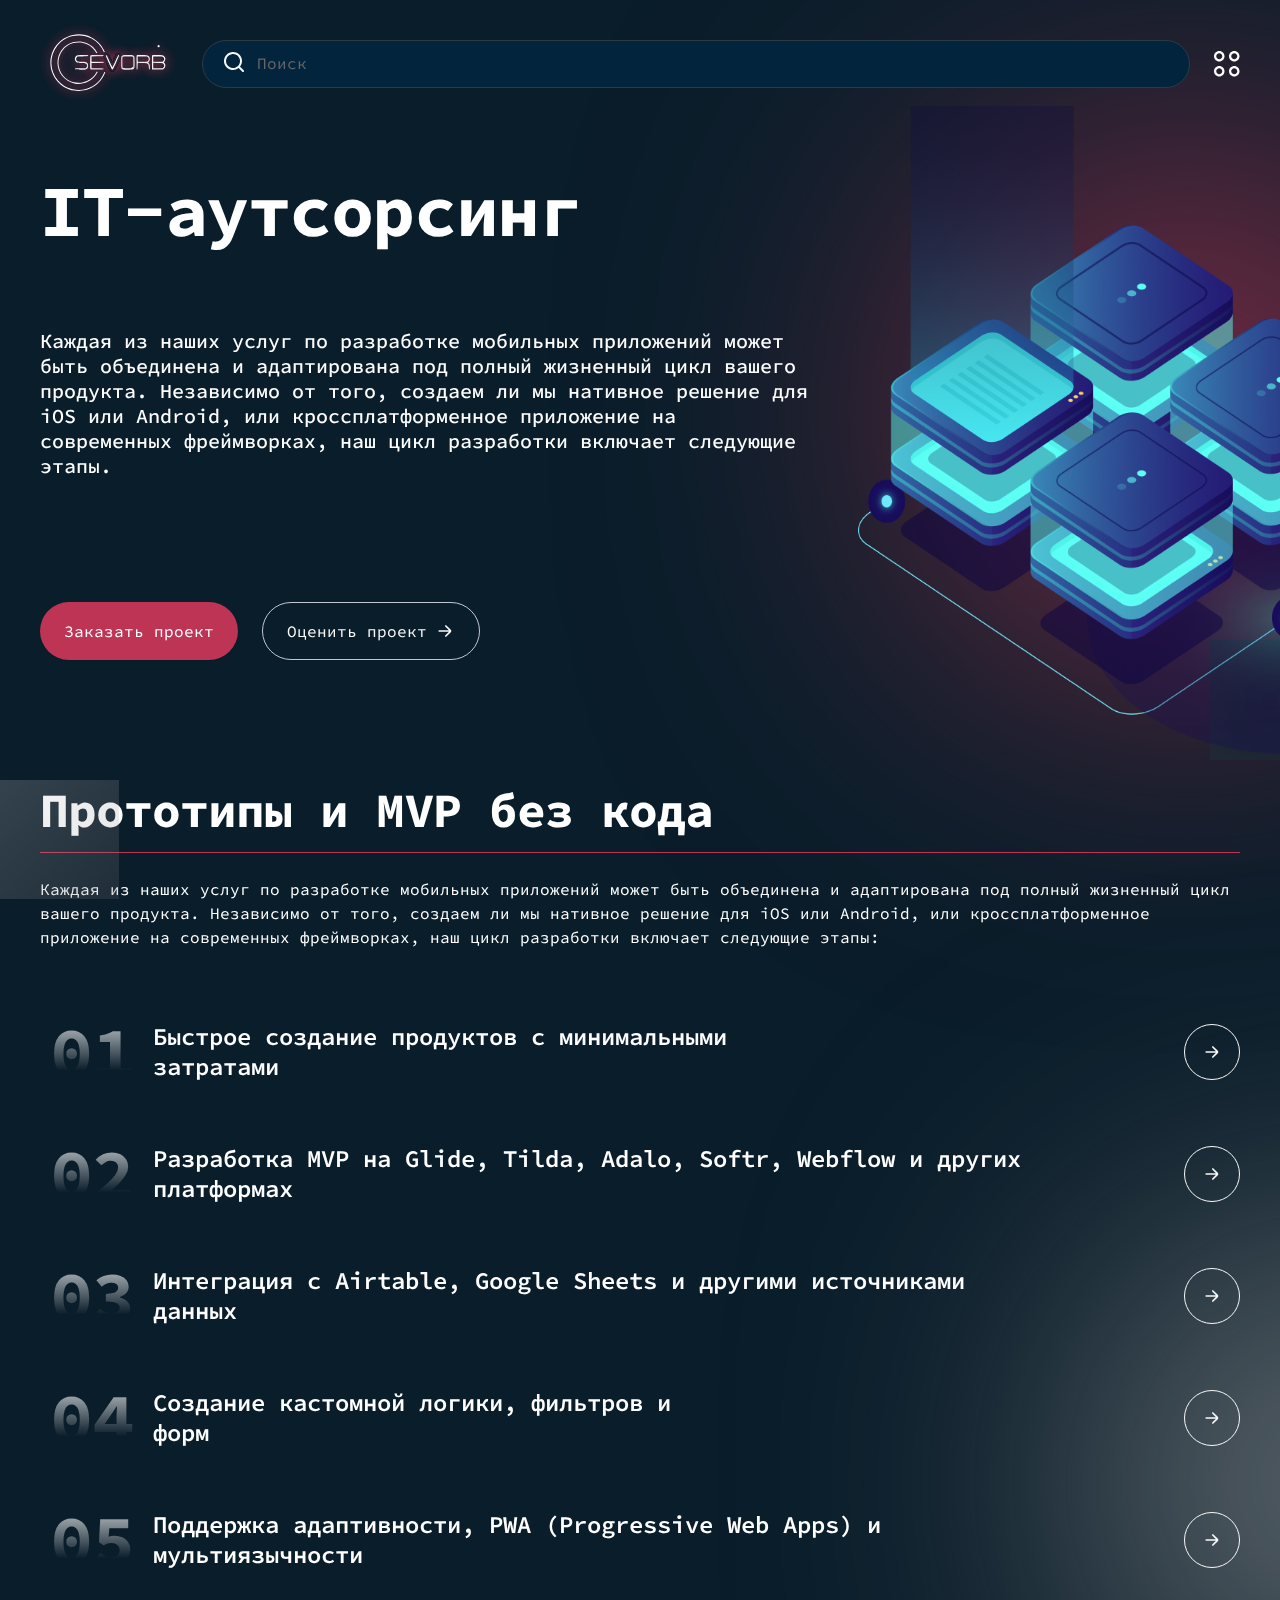
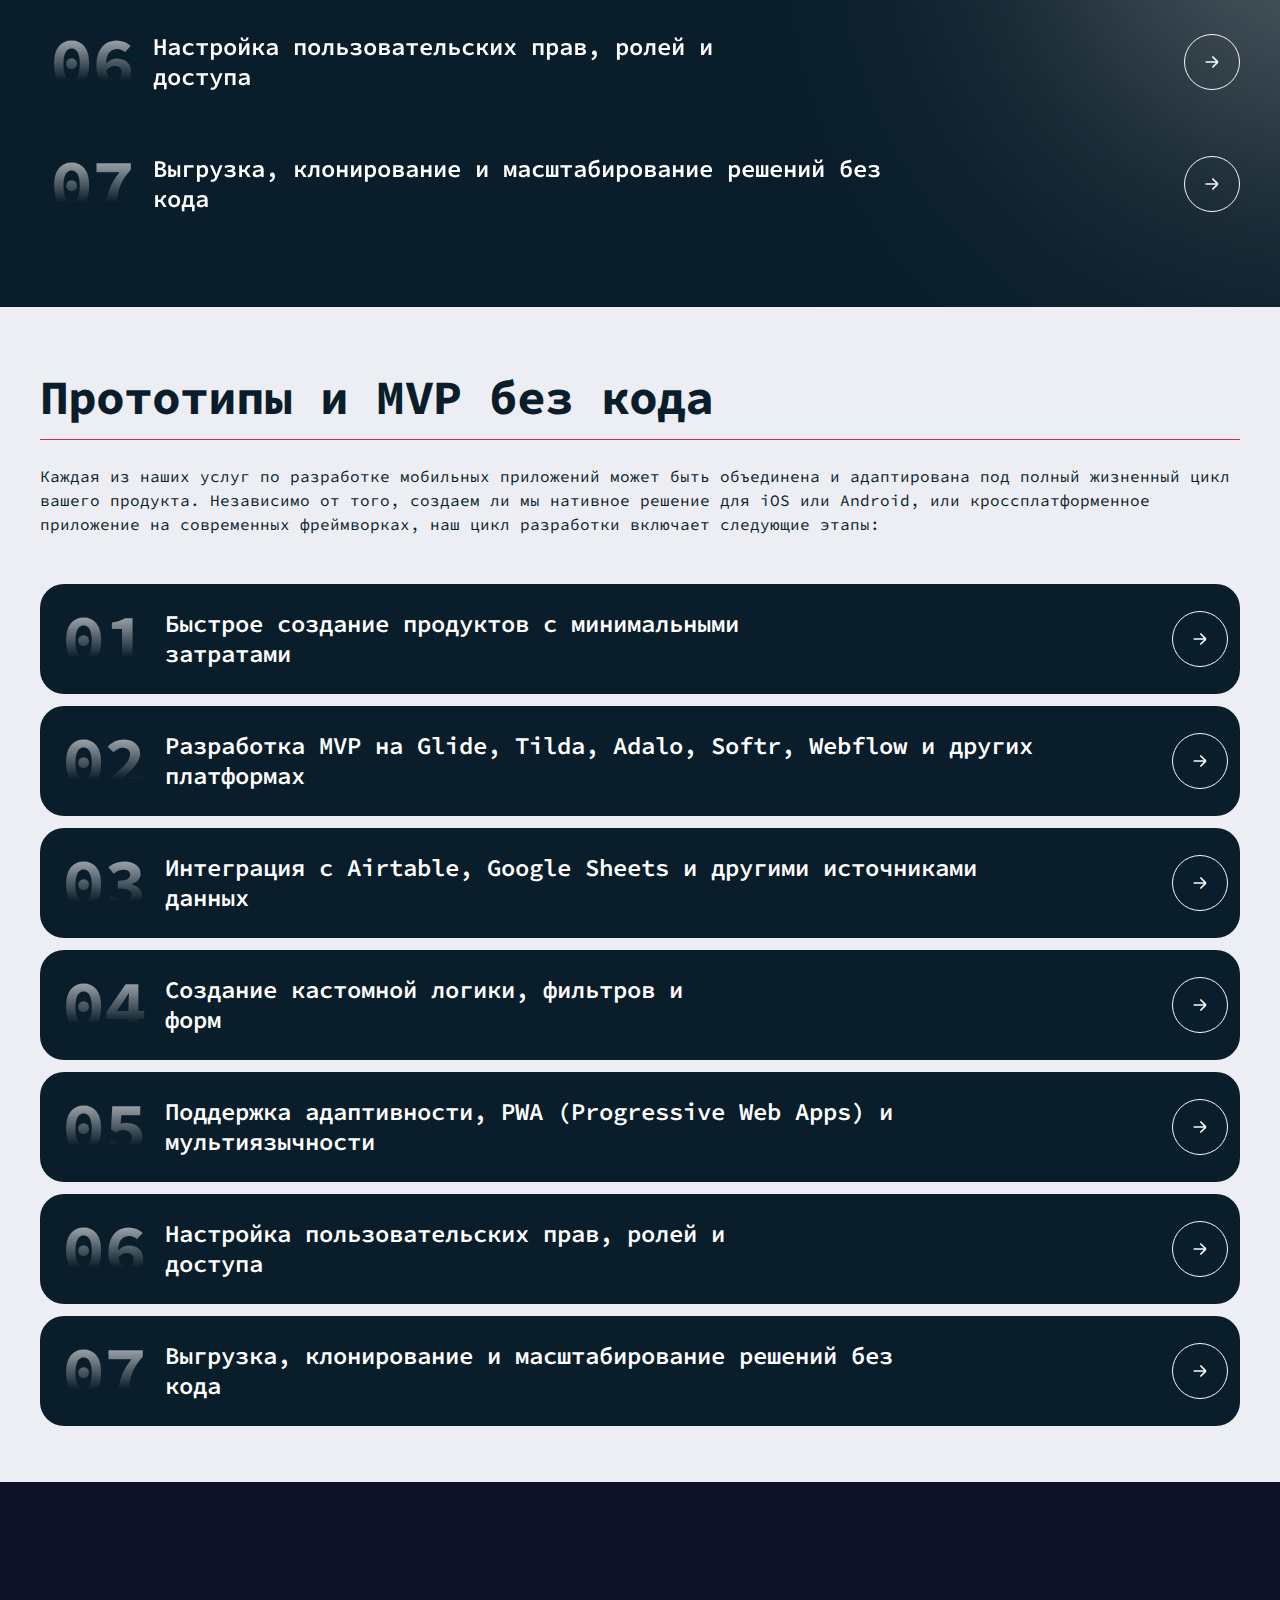
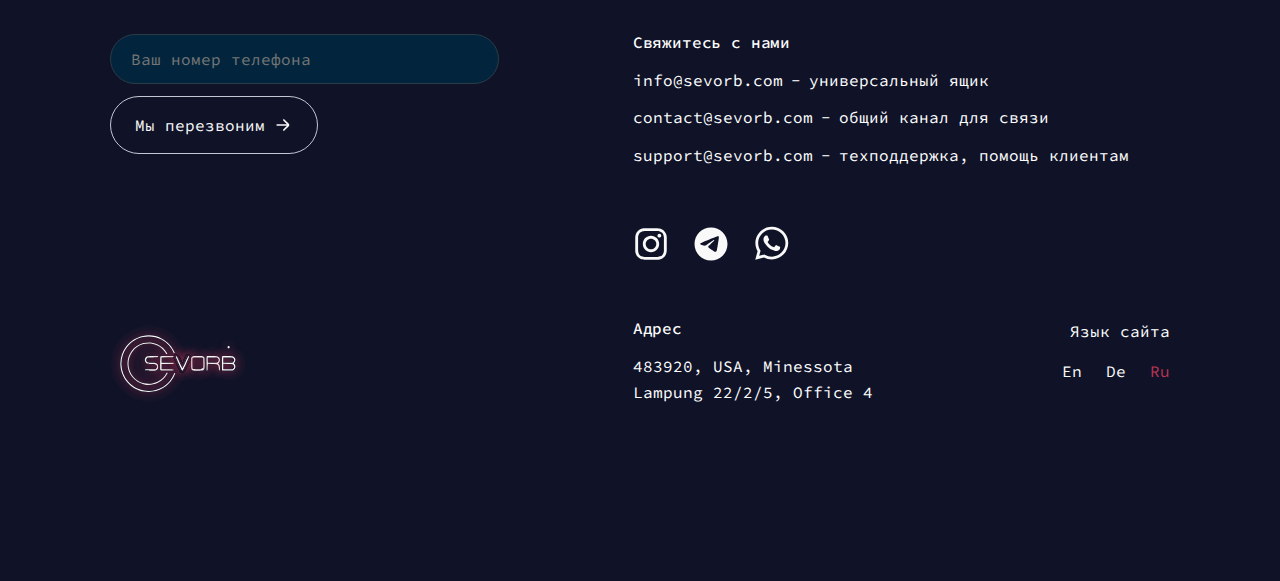
<file: service-3.html>
<!DOCTYPE html>
<html lang="en">
  <head>
    <meta charset="UTF-8" />
    <meta name="viewport" content="width=device-width, initial-scale=1.0" />
    <title>Document</title>
    <link rel="preconnect" href="https://fonts.googleapis.com" />
    <link rel="preconnect" href="https://fonts.gstatic.com" crossorigin />
    <link
      href="https://fonts.googleapis.com/css2?family=Inter:opsz,wght@14..32,100..900&family=Sora:wght@600&family=Source+Code+Pro:wght@200..900&display=swap"
      rel="stylesheet"
    />
    <link rel="stylesheet" href="css/reset.css" />
    <link rel="stylesheet" href="css/fonts.css" />
    <link rel="stylesheet" href="css/choices.min.css" />
    <link rel="stylesheet" href="css/style.css" />
    <link rel="stylesheet" href="components/services-hero/services-hero.css" />
    <link
      rel="stylesheet"
      href="components/services-accordeonV2/services-accordeonV2.css"
    />
  </head>
  <body>
    <div class="wrapper">
      <header class="header">
        <div class="bg-circle-bigMenu"></div>

        <div class="header-row">
          <a href="/" class="header-logo">
            <object data="images/header/Logo.svg" type="image/svg+xml"></object>
          </a>
          <div class="header-search">
            <form action="">
              <input type="text" placeholder="Поиск" />
              <button type="submit">
                <svg
                  width="21"
                  height="20"
                  viewBox="0 0 21 20"
                  fill="none"
                  xmlns="http://www.w3.org/2000/svg"
                >
                  <path
                    d="M19.7309 18.3109L16.0209 14.6309C17.461 12.8353 18.1584 10.5562 17.9697 8.2622C17.781 5.9682 16.7206 3.83368 15.0064 2.29754C13.2923 0.761407 11.0547 -0.0595894 8.75382 0.00337096C6.45294 0.0663314 4.26362 1.00846 2.63604 2.63604C1.00846 4.26362 0.0663314 6.45294 0.00337096 8.75382C-0.0595894 11.0547 0.761407 13.2923 2.29754 15.0064C3.83368 16.7206 5.9682 17.781 8.2622 17.9697C10.5562 18.1584 12.8353 17.461 14.6309 16.0209L18.3109 19.7009C18.4039 19.7946 18.5145 19.869 18.6363 19.9198C18.7582 19.9706 18.8889 19.9967 19.0209 19.9967C19.1529 19.9967 19.2836 19.9706 19.4055 19.9198C19.5273 19.869 19.6379 19.7946 19.7309 19.7009C19.9111 19.5144 20.0119 19.2652 20.0119 19.0059C20.0119 18.7466 19.9111 18.4974 19.7309 18.3109ZM9.0209 16.0209C7.63643 16.0209 6.28305 15.6104 5.13191 14.8412C3.98076 14.072 3.08356 12.9788 2.55374 11.6997C2.02393 10.4206 1.88531 9.01314 2.1554 7.65527C2.4255 6.2974 3.09219 5.05012 4.07115 4.07115C5.05012 3.09219 6.2974 2.4255 7.65527 2.1554C9.01314 1.88531 10.4206 2.02393 11.6997 2.55374C12.9788 3.08356 14.072 3.98076 14.8412 5.13191C15.6104 6.28305 16.0209 7.63643 16.0209 9.0209C16.0209 10.8774 15.2834 12.6579 13.9706 13.9706C12.6579 15.2834 10.8774 16.0209 9.0209 16.0209Z"
                    fill="#F9F9F9"
                  />
                </svg>
              </button>
            </form>
          </div>

          <div class="header-nav">
            <ul class="menu header-menu">
              <li class="menu-item">
                <a href="#">О нас</a>
              </li>
              <li class="menu-item menu-item-submenu">
                <a>
                  <span>Услуги</span>
                  <div class="arrow-menu">
                    <img src="images/header/arrow-down.svg" alt="" />
                  </div>
                </a>
              </li>
              <li class="menu-item">
                <a href="#">Как мы работаем</a>
              </li>
              <li class="menu-item">
                <a href="#">Кейсы</a>
              </li>
              <li class="menu-item">
                <a href="#">Контакты</a>
              </li>
            </ul>
            <div class="language">
              <div class="language-use">
                <span>Ru</span>
                <div class="language-arrow">
                  <img src="images/header/arrow-down-lang.svg" alt="" />
                </div>
              </div>
              <div class="language-menu">
                <span>En</span>
                <span>De</span>
              </div>
            </div>
          </div>
          <div class="burger">
            <svg
              class="burger-open"
              width="26"
              height="26"
              viewBox="0 0 26 26"
              fill="none"
              xmlns="http://www.w3.org/2000/svg"
            >
              <path
                fill-rule="evenodd"
                clip-rule="evenodd"
                d="M0 5.25C0 2.35051 2.35051 0 5.25 0C8.1495 0 10.5 2.35051 10.5 5.25C10.5 8.1495 8.1495 10.5 5.25 10.5C2.35051 10.5 0 8.1495 0 5.25ZM8.25 5.25C8.25 3.59315 6.90685 2.25 5.25 2.25C3.59315 2.25 2.25 3.59315 2.25 5.25C2.25 6.90685 3.59315 8.25 5.25 8.25C6.90685 8.25 8.25 6.90685 8.25 5.25Z"
                fill="white"
              />
              <path
                fill-rule="evenodd"
                clip-rule="evenodd"
                d="M15 5.25C15 2.35051 17.3505 0 20.25 0C23.1495 0 25.5 2.35051 25.5 5.25C25.5 8.1495 23.1495 10.5 20.25 10.5C17.3505 10.5 15 8.1495 15 5.25ZM23.25 5.25C23.25 3.59315 21.9069 2.25 20.25 2.25C18.5931 2.25 17.25 3.59315 17.25 5.25C17.25 6.90685 18.5931 8.25 20.25 8.25C21.9069 8.25 23.25 6.90685 23.25 5.25Z"
                fill="white"
              />
              <path
                fill-rule="evenodd"
                clip-rule="evenodd"
                d="M0 20.25C0 17.3505 2.35051 15 5.25 15C8.1495 15 10.5 17.3505 10.5 20.25C10.5 23.1495 8.1495 25.5 5.25 25.5C2.35051 25.5 0 23.1495 0 20.25ZM8.25 20.25C8.25 18.5931 6.90685 17.25 5.25 17.25C3.59315 17.25 2.25 18.5931 2.25 20.25C2.25 21.9069 3.59315 23.25 5.25 23.25C6.90685 23.25 8.25 21.9069 8.25 20.25Z"
                fill="white"
              />
              <path
                fill-rule="evenodd"
                clip-rule="evenodd"
                d="M15 20.25C15 17.3505 17.3505 15 20.25 15C23.1495 15 25.5 17.3505 25.5 20.25C25.5 23.1495 23.1495 25.5 20.25 25.5C17.3505 25.5 15 23.1495 15 20.25ZM23.25 20.25C23.25 18.5931 21.9069 17.25 20.25 17.25C18.5931 17.25 17.25 18.5931 17.25 20.25C17.25 21.9069 18.5931 23.25 20.25 23.25C21.9069 23.25 23.25 21.9069 23.25 20.25Z"
                fill="white"
              />
            </svg>

            <svg
              class="burger-close"
              width="36"
              height="36"
              viewBox="0 0 36 36"
              fill="none"
              xmlns="http://www.w3.org/2000/svg"
            >
              <path
                d="M18 34.125C9.105 34.125 1.875 26.895 1.875 18C1.875 9.105 9.105 1.875 18 1.875C26.895 1.875 34.125 9.105 34.125 18C34.125 26.895 26.895 34.125 18 34.125ZM18 4.125C10.35 4.125 4.125 10.35 4.125 18C4.125 25.65 10.35 31.875 18 31.875C25.65 31.875 31.875 25.65 31.875 18C31.875 10.35 25.65 4.125 18 4.125Z"
                fill="#F9F9F9"
              />
              <path
                d="M13.755 23.3691C13.47 23.3691 13.185 23.2641 12.96 23.0391C12.525 22.6041 12.525 21.8841 12.96 21.4491L21.45 12.9591C21.885 12.5241 22.605 12.5241 23.04 12.9591C23.475 13.3941 23.475 14.1141 23.04 14.5491L14.55 23.0391C14.34 23.2641 14.04 23.3691 13.755 23.3691Z"
                fill="#F9F9F9"
              />
              <path
                d="M22.245 23.3691C21.96 23.3691 21.675 23.2641 21.45 23.0391L12.96 14.5491C12.525 14.1141 12.525 13.3941 12.96 12.9591C13.395 12.5241 14.115 12.5241 14.55 12.9591L23.04 21.4491C23.475 21.8841 23.475 22.6041 23.04 23.0391C22.815 23.2641 22.53 23.3691 22.245 23.3691Z"
                fill="#F9F9F9"
              />
            </svg>
          </div>
        </div>
        <div class="header-bigMenu">
          <div class="bg-bigMenu">
            <img src="images/header/Code-block.svg" alt="" />
          </div>

          <div class="header-navigation">
            <ul class="menu">
              <li class="menu-item">
                <a href="#">О нас</a>
              </li>
              <li class="menu-item menu-item-has-children">
                <div class="menu-item-children-link">
                  <span>Услуги</span>
                  <div class="arrow-menu">
                    <img src="images/header/arrow-down.svg" alt="" />
                  </div>
                </div>
                <ul class="sub-menu">
                  <li class="menu-item">
                    <a href="#">
                      <div class="menu-icons">
                        <img src="images/header/icons/development.svg" alt="" />
                      </div>
                      <div class="menu-info">
                        <div class="menu-info-title">
                          Разработка программного обеспечения
                        </div>
                        <p class="menu-info-text">
                          Создание и поддержка мобильных и настольных приложений
                        </p>
                      </div>
                    </a>
                  </li>
                  <li class="menu-item">
                    <a href="#">
                      <div class="menu-icons">
                        <img
                          src="images/header/icons/it-consulting.svg"
                          alt=""
                        />
                      </div>
                      <div class="menu-info">
                        <div class="menu-info-title">IT-консалтинг</div>
                        <p class="menu-info-text">
                          Создание и поддержка мобильных и настольных приложений
                        </p>
                      </div>
                    </a>
                  </li>
                  <li class="menu-item">
                    <a href="#">
                      <div class="menu-icons">
                        <img src="images/header/icons/no-code.svg" alt="" />
                      </div>
                      <div class="menu-info">
                        <div class="menu-info-title">
                          No-code / Low-code разработка
                        </div>
                        <p class="menu-info-text">
                          Создание и поддержка мобильных и настольных приложений
                        </p>
                      </div>
                    </a>
                  </li>
                  <li class="menu-item">
                    <a href="#">
                      <div class="menu-icons">
                        <img
                          src="images/header/icons/tech-documents.svg"
                          alt=""
                        />
                      </div>
                      <div class="menu-info">
                        <div class="menu-info-title">
                          Техническая документация и сопровождение
                        </div>
                        <p class="menu-info-text">
                          Создание и поддержка мобильных и настольных приложений
                        </p>
                      </div>
                    </a>
                  </li>
                  <li class="menu-item">
                    <a href="#">
                      <div class="menu-icons">
                        <img src="images/header/icons/test.svg" alt="" />
                      </div>
                      <div class="menu-info">
                        <div class="menu-info-title">
                          Тестирование программного обеспечения
                        </div>
                        <p class="menu-info-text">
                          Создание и поддержка мобильных и настольных приложений
                        </p>
                      </div>
                    </a>
                  </li>
                  <li class="menu-item">
                    <a href="#">
                      <div class="menu-icons">
                        <img src="images/header/icons/analyse.svg" alt="" />
                      </div>
                      <div class="menu-info">
                        <div class="menu-info-title">
                          Аналитика и визуализация данных
                        </div>
                        <p class="menu-info-text">
                          Создание и поддержка мобильных и настольных приложений
                        </p>
                      </div>
                    </a>
                  </li>
                  <li class="menu-item">
                    <a href="#">
                      <div class="menu-icons">
                        <img src="images/header/icons/robotics.svg" alt="" />
                      </div>
                      <div class="menu-info">
                        <div class="menu-info-title">
                          Robotic Process Automation (RPA)
                        </div>
                        <p class="menu-info-text">
                          Создание и поддержка мобильных и настольных приложений
                        </p>
                      </div>
                    </a>
                  </li>
                  <li class="menu-item">
                    <a href="#">
                      <div class="menu-icons">
                        <img src="images/header/icons/it-autsort.svg" alt="" />
                      </div>
                      <div class="menu-info">
                        <div class="menu-info-title">IT-аутсорсинг</div>
                        <p class="menu-info-text">
                          Создание и поддержка мобильных и настольных приложений
                        </p>
                      </div>
                    </a>
                  </li>
                </ul>
              </li>
              <li class="menu-item">
                <a href="#">Как мы работаем</a>
              </li>

              <li class="menu-item">
                <a href="#">Кейсы</a>
              </li>
              <li class="menu-item">
                <a href="#">Контакты</a>
              </li>
            </ul>
            <div class="language-bigMenu">
              <span class="language-span">Язык сайта:</span>
              <div class="language-row">
                <a href="#" class="lang">En</a>
                <a href="#" class="lang">De</a>
                <a href="#" class="lang active">Ru</a>
              </div>
            </div>
          </div>
        </div>
        <div class="header-bigMenu-services">
          <div class="bg-bigMenu">
            <img src="images/header/Code-block.svg" alt="" />
          </div>

          <h3>Услуги</h3>

          <ul class="sub-menu">
            <li class="menu-item">
              <a href="#">
                <div class="menu-icons">
                  <img src="images/header/icons/development.svg" alt="" />
                </div>
                <div class="menu-info">
                  <div class="menu-info-title">
                    Разработка программного обеспечения
                  </div>
                  <p class="menu-info-text">
                    Создание и поддержка мобильных и настольных приложений
                  </p>
                </div>
              </a>
            </li>
            <li class="menu-item">
              <a href="#">
                <div class="menu-icons">
                  <img src="images/header/icons/it-consulting.svg" alt="" />
                </div>
                <div class="menu-info">
                  <div class="menu-info-title">IT-консалтинг</div>
                  <p class="menu-info-text">
                    Создание и поддержка мобильных и настольных приложений
                  </p>
                </div>
              </a>
            </li>
            <li class="menu-item">
              <a href="#">
                <div class="menu-icons">
                  <img src="images/header/icons/no-code.svg" alt="" />
                </div>
                <div class="menu-info">
                  <div class="menu-info-title">
                    No-code / Low-code разработка
                  </div>
                  <p class="menu-info-text">
                    Создание и поддержка мобильных и настольных приложений
                  </p>
                </div>
              </a>
            </li>
            <li class="menu-item">
              <a href="#">
                <div class="menu-icons">
                  <img src="images/header/icons/tech-documents.svg" alt="" />
                </div>
                <div class="menu-info">
                  <div class="menu-info-title">
                    Техническая документация и сопровождение
                  </div>
                  <p class="menu-info-text">
                    Создание и поддержка мобильных и настольных приложений
                  </p>
                </div>
              </a>
            </li>
            <li class="menu-item">
              <a href="#">
                <div class="menu-icons">
                  <img src="images/header/icons/test.svg" alt="" />
                </div>
                <div class="menu-info">
                  <div class="menu-info-title">
                    Тестирование программного обеспечения
                  </div>
                  <p class="menu-info-text">
                    Создание и поддержка мобильных и настольных приложений
                  </p>
                </div>
              </a>
            </li>
            <li class="menu-item">
              <a href="#">
                <div class="menu-icons">
                  <img src="images/header/icons/analyse.svg" alt="" />
                </div>
                <div class="menu-info">
                  <div class="menu-info-title">
                    Аналитика и визуализация данных
                  </div>
                  <p class="menu-info-text">
                    Создание и поддержка мобильных и настольных приложений
                  </p>
                </div>
              </a>
            </li>
            <li class="menu-item">
              <a href="#">
                <div class="menu-icons">
                  <img src="images/header/icons/robotics.svg" alt="" />
                </div>
                <div class="menu-info">
                  <div class="menu-info-title">
                    Robotic Process Automation (RPA)
                  </div>
                  <p class="menu-info-text">
                    Создание и поддержка мобильных и настольных приложений
                  </p>
                </div>
              </a>
            </li>
            <li class="menu-item">
              <a href="#">
                <div class="menu-icons">
                  <img src="images/header/icons/it-autsort.svg" alt="" />
                </div>
                <div class="menu-info">
                  <div class="menu-info-title">IT-аутсорсинг</div>
                  <p class="menu-info-text">
                    Создание и поддержка мобильных и настольных приложений
                  </p>
                </div>
              </a>
            </li>
          </ul>
        </div>
      </header>
      <main class="main">
        <section class="services-hero services-hero-3">
          <div class="container">
            <div class="services-hero-info">
              <h1 class="services-hero-title">IT-аутсорсинг</h1>
              <p class="servicees-hero-text">
                Каждая из наших услуг по разработке мобильных приложений может
                быть объединена и адаптирована под полный жизненный цикл вашего
                продукта. Независимо от того, создаем ли мы нативное решение для
                iOS или Android, или кроссплатформенное приложение на
                современных фреймворках, наш цикл разработки включает следующие
                этапы.
              </p>
              <div class="services-hero-buttons">
                <button class="red-btn btn-form">Заказать проект</button>
                <button class="btn btn-form">
                  <span>Оценить проект</span>
                  <img src="images/arrow-right.svg" alt="" />
                </button>
              </div>
            </div>
            <div class="services-hero-bg">
              <img src="images/services-hero/Group-3.png" alt="" />
            </div>
            <div class="services-hero-circle-red"></div>
            <div class="services-hero-squad-one"></div>
            <div class="services-hero-circle-white"></div>
            <div class="services-hero-squad-two">
              <img src="images/services-hero/square.png" alt="" />
            </div>
          </div>
        </section>
        <section class="services-accordeonV2">
          <div class="container">
            <h3 class="services-accordeonV2-title">Прототипы и MVP без кода</h3>
            <p class="services-accordeonV2-text">
              Каждая из наших услуг по разработке мобильных приложений может
              быть объединена и адаптирована под полный жизненный цикл вашего
              продукта. Независимо от того, создаем ли мы нативное решение для
              iOS или Android, или кроссплатформенное приложение на современных
              фреймворках, наш цикл разработки включает следующие этапы:
            </p>

            <div class="services-accordeonV2-wrapper">
              <div class="accordeonV2">
                <details class="accordion-details" name="acc">
                  <summary class="accordion-summary">
                    <div class="accordion-sum-wrapper">
                      <span class="accordion-number">01</span>
                      <span class="accordion-title">
                        Быстрое создание продуктов с минимальными
                        затратами</span
                      >
                    </div>
                    <div class="accordion-arrow">
                      <img src="images/arrow-right.svg" alt="" />
                    </div>
                  </summary>
                </details>
                <div class="accordion-content">
                  <div class="accordion-content-body">
                    <p>
                      Morem ipsum dolor sit amet, consectetur adipiscing elit.
                      Etiam eu turpis molestie, dictum est a, mattis tellus. Sed
                      dignissim, metus nec fringilla accumsan, risus sem
                      sollicitudin lacus, ut interdum tellus elit sed risus.
                    </p>
                    <a href="#" class="btn">
                      <span>Подробнее</span>
                      <img src="images/arrow-right.svg" alt="" />
                    </a>
                  </div>
                  <div class="accordion-content-bg">
                    <img
                      src="images/services-accordeonV2/wall-black-acc.png"
                      alt=""
                    />
                  </div>
                </div>
              </div>
              <div class="accordeonV2">
                <details class="accordion-details" name="acc">
                  <summary class="accordion-summary">
                    <div class="accordion-sum-wrapper">
                      <span class="accordion-number">02</span>
                      <span class="accordion-title">
                        Разработка MVP на Glide, Tilda, Adalo, Softr, Webflow и
                        других платформах</span
                      >
                    </div>
                    <div class="accordion-arrow">
                      <img src="images/arrow-right.svg" alt="" />
                    </div>
                  </summary>
                </details>
                <div class="accordion-content">
                  <div class="accordion-content-body">
                    <p>
                      Morem ipsum dolor sit amet, consectetur adipiscing elit.
                      Etiam eu turpis molestie, dictum est a, mattis tellus. Sed
                      dignissim, metus nec fringilla accumsan, risus sem
                      sollicitudin lacus, ut interdum tellus elit sed risus.
                    </p>
                    <a href="#" class="btn">
                      <span>Подробнее</span>
                      <img src="images/arrow-right.svg" alt="" />
                    </a>
                  </div>
                  <div class="accordion-content-bg">
                    <img
                      src="images/services-accordeonV2/wall-black-acc.png"
                      alt=""
                    />
                  </div>
                </div>
              </div>
              <div class="accordeonV2">
                <details class="accordion-details" name="acc">
                  <summary class="accordion-summary">
                    <div class="accordion-sum-wrapper">
                      <span class="accordion-number">03</span>
                      <span class="accordion-title">
                        Интеграция с Airtable, Google Sheets и другими
                        источниками данных</span
                      >
                    </div>
                    <div class="accordion-arrow">
                      <img src="images/arrow-right.svg" alt="" />
                    </div>
                  </summary>
                </details>
                <div class="accordion-content">
                  <div class="accordion-content-body">
                    <p>
                      Morem ipsum dolor sit amet, consectetur adipiscing elit.
                      Etiam eu turpis molestie, dictum est a, mattis tellus. Sed
                      dignissim, metus nec fringilla accumsan, risus sem
                      sollicitudin lacus, ut interdum tellus elit sed risus.
                    </p>
                    <a href="#" class="btn">
                      <span>Подробнее</span>
                      <img src="images/arrow-right.svg" alt="" />
                    </a>
                  </div>
                  <div class="accordion-content-bg">
                    <img
                      src="images/services-accordeonV2/wall-black-acc.png"
                      alt=""
                    />
                  </div>
                </div>
              </div>
              <div class="accordeonV2">
                <details class="accordion-details" name="acc">
                  <summary class="accordion-summary">
                    <div class="accordion-sum-wrapper">
                      <span class="accordion-number">04</span>
                      <span class="accordion-title">
                        Создание кастомной логики, фильтров и форм</span
                      >
                    </div>
                    <div class="accordion-arrow">
                      <img src="images/arrow-right.svg" alt="" />
                    </div>
                  </summary>
                </details>
                <div class="accordion-content">
                  <div class="accordion-content-body">
                    <p>
                      Morem ipsum dolor sit amet, consectetur adipiscing elit.
                      Etiam eu turpis molestie, dictum est a, mattis tellus. Sed
                      dignissim, metus nec fringilla accumsan, risus sem
                      sollicitudin lacus, ut interdum tellus elit sed risus.
                    </p>
                    <a href="#" class="btn">
                      <span>Подробнее</span>
                      <img src="images/arrow-right.svg" alt="" />
                    </a>
                  </div>
                  <div class="accordion-content-bg">
                    <img
                      src="images/services-accordeonV2/wall-black-acc.png"
                      alt=""
                    />
                  </div>
                </div>
              </div>
              <div class="accordeonV2">
                <details class="accordion-details" name="acc">
                  <summary class="accordion-summary">
                    <div class="accordion-sum-wrapper">
                      <span class="accordion-number">05</span>
                      <span class="accordion-title">
                        Поддержка адаптивности, PWA (Progressive Web Apps) и
                        мультиязычности</span
                      >
                    </div>
                    <div class="accordion-arrow">
                      <img src="images/arrow-right.svg" alt="" />
                    </div>
                  </summary>
                </details>
                <div class="accordion-content">
                  <div class="accordion-content-body">
                    <p>
                      Morem ipsum dolor sit amet, consectetur adipiscing elit.
                      Etiam eu turpis molestie, dictum est a, mattis tellus. Sed
                      dignissim, metus nec fringilla accumsan, risus sem
                      sollicitudin lacus, ut interdum tellus elit sed risus.
                    </p>
                    <a href="#" class="btn">
                      <span>Подробнее</span>
                      <img src="images/arrow-right.svg" alt="" />
                    </a>
                  </div>
                  <div class="accordion-content-bg">
                    <img
                      src="images/services-accordeonV2/wall-black-acc.png"
                      alt=""
                    />
                  </div>
                </div>
              </div>
              <div class="accordeonV2">
                <details class="accordion-details" name="acc">
                  <summary class="accordion-summary">
                    <div class="accordion-sum-wrapper">
                      <span class="accordion-number">06</span>
                      <span class="accordion-title">
                        Настройка пользовательских прав, ролей и доступа</span
                      >
                    </div>
                    <div class="accordion-arrow">
                      <img src="images/arrow-right.svg" alt="" />
                    </div>
                  </summary>
                </details>
                <div class="accordion-content">
                  <div class="accordion-content-body">
                    <p>
                      Morem ipsum dolor sit amet, consectetur adipiscing elit.
                      Etiam eu turpis molestie, dictum est a, mattis tellus. Sed
                      dignissim, metus nec fringilla accumsan, risus sem
                      sollicitudin lacus, ut interdum tellus elit sed risus.
                    </p>
                    <a href="#" class="btn">
                      <span>Подробнее</span>
                      <img src="images/arrow-right.svg" alt="" />
                    </a>
                  </div>
                  <div class="accordion-content-bg">
                    <img
                      src="images/services-accordeonV2/wall-black-acc.png"
                      alt=""
                    />
                  </div>
                </div>
              </div>
              <div class="accordeonV2">
                <details class="accordion-details" name="acc">
                  <summary class="accordion-summary">
                    <div class="accordion-sum-wrapper">
                      <span class="accordion-number">07</span>
                      <span class="accordion-title">
                        Выгрузка, клонирование и масштабирование решений без
                        кода</span
                      >
                    </div>
                    <div class="accordion-arrow">
                      <img src="images/arrow-right.svg" alt="" />
                    </div>
                  </summary>
                </details>
                <div class="accordion-content">
                  <div class="accordion-content-body">
                    <p>
                      Morem ipsum dolor sit amet, consectetur adipiscing elit.
                      Etiam eu turpis molestie, dictum est a, mattis tellus. Sed
                      dignissim, metus nec fringilla accumsan, risus sem
                      sollicitudin lacus, ut interdum tellus elit sed risus.
                    </p>
                    <a href="#" class="btn">
                      <span>Подробнее</span>
                      <img src="images/arrow-right.svg" alt="" />
                    </a>
                  </div>
                  <div class="accordion-content-bg">
                    <img
                      src="images/services-accordeonV2/wall-black-acc.png"
                      alt=""
                    />
                  </div>
                </div>
              </div>
            </div>
          </div>
          <div class="services-accordeonV2-circle-white"></div>
        </section>
        <section class="services-accordeonV2 services-accordeonV2-white">
          <div class="container">
            <h3 class="services-accordeonV2-title">Прототипы и MVP без кода</h3>
            <p class="services-accordeonV2-text">
              Каждая из наших услуг по разработке мобильных приложений может
              быть объединена и адаптирована под полный жизненный цикл вашего
              продукта. Независимо от того, создаем ли мы нативное решение для
              iOS или Android, или кроссплатформенное приложение на современных
              фреймворках, наш цикл разработки включает следующие этапы:
            </p>

            <div class="services-accordeonV2-wrapper">
              <div class="accordeonV2">
                <details class="accordion-details" name="acc">
                  <summary class="accordion-summary">
                    <div class="accordion-sum-wrapper">
                      <span class="accordion-number">01</span>
                      <span class="accordion-title">
                        Быстрое создание продуктов с минимальными
                        затратами</span
                      >
                    </div>
                    <div class="accordion-arrow">
                      <img src="images/arrow-right.svg" alt="" />
                    </div>
                  </summary>
                </details>
                <div class="accordion-content">
                  <div class="accordion-content-body">
                    <p>
                      Morem ipsum dolor sit amet, consectetur adipiscing elit.
                      Etiam eu turpis molestie, dictum est a, mattis tellus. Sed
                      dignissim, metus nec fringilla accumsan, risus sem
                      sollicitudin lacus, ut interdum tellus elit sed risus.
                    </p>
                    <a href="#" class="btn">
                      <span>Подробнее</span>
                      <img src="images/arrow-right.svg" alt="" />
                    </a>
                  </div>
                  <div class="accordion-content-bg">
                    <img
                      src="images/services-accordeonV2/wall-black-acc.png"
                      alt=""
                    />
                  </div>
                </div>
              </div>
              <div class="accordeonV2">
                <details class="accordion-details" name="acc">
                  <summary class="accordion-summary">
                    <div class="accordion-sum-wrapper">
                      <span class="accordion-number">02</span>
                      <span class="accordion-title">
                        Разработка MVP на Glide, Tilda, Adalo, Softr, Webflow и
                        других платформах</span
                      >
                    </div>
                    <div class="accordion-arrow">
                      <img src="images/arrow-right.svg" alt="" />
                    </div>
                  </summary>
                </details>
                <div class="accordion-content">
                  <div class="accordion-content-body">
                    <p>
                      Morem ipsum dolor sit amet, consectetur adipiscing elit.
                      Etiam eu turpis molestie, dictum est a, mattis tellus. Sed
                      dignissim, metus nec fringilla accumsan, risus sem
                      sollicitudin lacus, ut interdum tellus elit sed risus.
                    </p>
                    <a href="#" class="btn">
                      <span>Подробнее</span>
                      <img src="images/arrow-right.svg" alt="" />
                    </a>
                  </div>
                  <div class="accordion-content-bg">
                    <img
                      src="images/services-accordeonV2/wall-black-acc.png"
                      alt=""
                    />
                  </div>
                </div>
              </div>
              <div class="accordeonV2">
                <details class="accordion-details" name="acc">
                  <summary class="accordion-summary">
                    <div class="accordion-sum-wrapper">
                      <span class="accordion-number">03</span>
                      <span class="accordion-title">
                        Интеграция с Airtable, Google Sheets и другими
                        источниками данных</span
                      >
                    </div>
                    <div class="accordion-arrow">
                      <img src="images/arrow-right.svg" alt="" />
                    </div>
                  </summary>
                </details>
                <div class="accordion-content">
                  <div class="accordion-content-body">
                    <p>
                      Morem ipsum dolor sit amet, consectetur adipiscing elit.
                      Etiam eu turpis molestie, dictum est a, mattis tellus. Sed
                      dignissim, metus nec fringilla accumsan, risus sem
                      sollicitudin lacus, ut interdum tellus elit sed risus.
                    </p>
                    <a href="#" class="btn">
                      <span>Подробнее</span>
                      <img src="images/arrow-right.svg" alt="" />
                    </a>
                  </div>
                  <div class="accordion-content-bg">
                    <img
                      src="images/services-accordeonV2/wall-black-acc.png"
                      alt=""
                    />
                  </div>
                </div>
              </div>
              <div class="accordeonV2">
                <details class="accordion-details" name="acc">
                  <summary class="accordion-summary">
                    <div class="accordion-sum-wrapper">
                      <span class="accordion-number">04</span>
                      <span class="accordion-title">
                        Создание кастомной логики, фильтров и форм</span
                      >
                    </div>
                    <div class="accordion-arrow">
                      <img src="images/arrow-right.svg" alt="" />
                    </div>
                  </summary>
                </details>
                <div class="accordion-content">
                  <div class="accordion-content-body">
                    <p>
                      Morem ipsum dolor sit amet, consectetur adipiscing elit.
                      Etiam eu turpis molestie, dictum est a, mattis tellus. Sed
                      dignissim, metus nec fringilla accumsan, risus sem
                      sollicitudin lacus, ut interdum tellus elit sed risus.
                    </p>
                    <a href="#" class="btn">
                      <span>Подробнее</span>
                      <img src="images/arrow-right.svg" alt="" />
                    </a>
                  </div>
                  <div class="accordion-content-bg">
                    <img
                      src="images/services-accordeonV2/wall-black-acc.png"
                      alt=""
                    />
                  </div>
                </div>
              </div>
              <div class="accordeonV2">
                <details class="accordion-details" name="acc">
                  <summary class="accordion-summary">
                    <div class="accordion-sum-wrapper">
                      <span class="accordion-number">05</span>
                      <span class="accordion-title">
                        Поддержка адаптивности, PWA (Progressive Web Apps) и
                        мультиязычности</span
                      >
                    </div>
                    <div class="accordion-arrow">
                      <img src="images/arrow-right.svg" alt="" />
                    </div>
                  </summary>
                </details>
                <div class="accordion-content">
                  <div class="accordion-content-body">
                    <p>
                      Morem ipsum dolor sit amet, consectetur adipiscing elit.
                      Etiam eu turpis molestie, dictum est a, mattis tellus. Sed
                      dignissim, metus nec fringilla accumsan, risus sem
                      sollicitudin lacus, ut interdum tellus elit sed risus.
                    </p>
                    <a href="#" class="btn">
                      <span>Подробнее</span>
                      <img src="images/arrow-right.svg" alt="" />
                    </a>
                  </div>
                  <div class="accordion-content-bg">
                    <img
                      src="images/services-accordeonV2/wall-black-acc.png"
                      alt=""
                    />
                  </div>
                </div>
              </div>
              <div class="accordeonV2">
                <details class="accordion-details" name="acc">
                  <summary class="accordion-summary">
                    <div class="accordion-sum-wrapper">
                      <span class="accordion-number">06</span>
                      <span class="accordion-title">
                        Настройка пользовательских прав, ролей и доступа</span
                      >
                    </div>
                    <div class="accordion-arrow">
                      <img src="images/arrow-right.svg" alt="" />
                    </div>
                  </summary>
                </details>
                <div class="accordion-content">
                  <div class="accordion-content-body">
                    <p>
                      Morem ipsum dolor sit amet, consectetur adipiscing elit.
                      Etiam eu turpis molestie, dictum est a, mattis tellus. Sed
                      dignissim, metus nec fringilla accumsan, risus sem
                      sollicitudin lacus, ut interdum tellus elit sed risus.
                    </p>
                    <a href="#" class="btn">
                      <span>Подробнее</span>
                      <img src="images/arrow-right.svg" alt="" />
                    </a>
                  </div>
                  <div class="accordion-content-bg">
                    <img
                      src="images/services-accordeonV2/wall-black-acc.png"
                      alt=""
                    />
                  </div>
                </div>
              </div>
              <div class="accordeonV2">
                <details class="accordion-details" name="acc">
                  <summary class="accordion-summary">
                    <div class="accordion-sum-wrapper">
                      <span class="accordion-number">07</span>
                      <span class="accordion-title">
                        Выгрузка, клонирование и масштабирование решений без
                        кода</span
                      >
                    </div>
                    <div class="accordion-arrow">
                      <img src="images/arrow-right.svg" alt="" />
                    </div>
                  </summary>
                </details>
                <div class="accordion-content">
                  <div class="accordion-content-body">
                    <p>
                      Morem ipsum dolor sit amet, consectetur adipiscing elit.
                      Etiam eu turpis molestie, dictum est a, mattis tellus. Sed
                      dignissim, metus nec fringilla accumsan, risus sem
                      sollicitudin lacus, ut interdum tellus elit sed risus.
                    </p>
                    <a href="#" class="btn">
                      <span>Подробнее</span>
                      <img src="images/arrow-right.svg" alt="" />
                    </a>
                  </div>
                  <div class="accordion-content-bg">
                    <img
                      src="images/services-accordeonV2/wall-black-acc.png"
                      alt=""
                    />
                  </div>
                </div>
              </div>
            </div>
          </div>
          <div class="services-accordeonV2-circle-white"></div>
        </section>
      </main>
      <footer class="footer">
        <div class="container">
          <div class="footer-wrap">
            <div class="footer-left">
              <form action="">
                <input type="text" required placeholder="Ваш номер телефона" />
                <button class="btn" type="submit">
                  <span>Мы перезвоним</span>
                  <img src="images/arrow-right.svg" alt="" />
                </button>
              </form>
              <a href="#" class="footer-logo">
                <object
                  data="images/header/Logo.svg"
                  type="image/svg+xml"
                ></object>
              </a>
            </div>
            <div class="footer-right">
              <div class="footer-right-title">Свяжитесь с нами</div>
              <dl>
                <div class="footer-info-row">
                  <dt>
                    <a href="mailto:info@sevorb.com">info@sevorb.com</a>
                  </dt>
                  <dd class="procherk">-</dd>
                  <dd>универсальный ящик</dd>
                </div>
                <div class="footer-info-row">
                  <dt>
                    <a href="mailto:contact@sevorb.com">contact@sevorb.com</a>
                  </dt>
                  <dd class="procherk">-</dd>
                  <dd>общий канал для связи</dd>
                </div>
                <div class="footer-info-row">
                  <dt>
                    <a href="mailto:support@sevorb.com">support@sevorb.com</a>
                  </dt>
                  <dd class="procherk">-</dd>
                  <dd>техподдержка, помощь клиентам</dd>
                </div>
              </dl>
              <ul class="footer-socials">
                <li>
                  <a href="#">
                    <svg
                      width="36"
                      height="36"
                      viewBox="0 0 36 36"
                      fill="none"
                      xmlns="http://www.w3.org/2000/svg"
                    >
                      <path
                        d="M18 5.09639C22.1747 5.09639 22.744 5.09639 24.4518 5.09639C25.9699 5.09639 26.7289 5.4759 27.2982 5.66566C28.0572 6.04518 28.6265 6.23494 29.1958 6.80422C29.7651 7.3735 30.1446 7.94277 30.3343 8.70181C30.5241 9.27109 30.7139 10.0301 30.9036 11.5482C30.9036 13.256 30.9036 13.6355 30.9036 18C30.9036 22.3645 30.9036 22.744 30.9036 24.4518C30.9036 25.9699 30.5241 26.7289 30.3343 27.2982C29.9548 28.0572 29.7651 28.6265 29.1958 29.1958C28.6265 29.7651 28.0572 30.1446 27.2982 30.3343C26.7289 30.5241 25.9699 30.7139 24.4518 30.9036C22.744 30.9036 22.3645 30.9036 18 30.9036C13.6355 30.9036 13.256 30.9036 11.5482 30.9036C10.0301 30.9036 9.27109 30.5241 8.70181 30.3343C7.94277 29.9548 7.3735 29.7651 6.80422 29.1958C6.23494 28.6265 5.85542 28.0572 5.66566 27.2982C5.4759 26.7289 5.28614 25.9699 5.09639 24.4518C5.09639 22.744 5.09639 22.3645 5.09639 18C5.09639 13.6355 5.09639 13.256 5.09639 11.5482C5.09639 10.0301 5.4759 9.27109 5.66566 8.70181C6.04518 7.94277 6.23494 7.3735 6.80422 6.80422C7.3735 6.23494 7.94277 5.85542 8.70181 5.66566C9.27109 5.4759 10.0301 5.28614 11.5482 5.09639C13.256 5.09639 13.8253 5.09639 18 5.09639ZM18 2.25C13.6355 2.25 13.256 2.25 11.5482 2.25C9.84036 2.25 8.70181 2.62952 7.75301 3.00904C6.80422 3.38856 5.85542 3.95783 4.90663 4.90663C3.95783 5.85542 3.57831 6.61446 3.00904 7.75301C2.62952 8.70181 2.43976 9.84036 2.25 11.5482C2.25 13.256 2.25 13.8253 2.25 18C2.25 22.3645 2.25 22.744 2.25 24.4518C2.25 26.1596 2.62952 27.2982 3.00904 28.247C3.38856 29.1958 3.95783 30.1446 4.90663 31.0934C5.85542 32.0422 6.61446 32.4217 7.75301 32.991C8.70181 33.3705 9.84036 33.5602 11.5482 33.75C13.256 33.75 13.8253 33.75 18 33.75C22.1747 33.75 22.744 33.75 24.4518 33.75C26.1596 33.75 27.2982 33.3705 28.247 32.991C29.1958 32.6114 30.1446 32.0422 31.0934 31.0934C32.0422 30.1446 32.4217 29.3855 32.991 28.247C33.3705 27.2982 33.5602 26.1596 33.75 24.4518C33.75 22.744 33.75 22.1747 33.75 18C33.75 13.8253 33.75 13.256 33.75 11.5482C33.75 9.84036 33.3705 8.70181 32.991 7.75301C32.6114 6.80422 32.0422 5.85542 31.0934 4.90663C30.1446 3.95783 29.3855 3.57831 28.247 3.00904C27.2982 2.62952 26.1596 2.43976 24.4518 2.25C22.744 2.25 22.3645 2.25 18 2.25Z"
                        fill="#F9F9F9"
                      />
                      <path
                        d="M18 9.84036C13.4458 9.84036 9.84036 13.4458 9.84036 18C9.84036 22.5542 13.4458 26.1596 18 26.1596C22.5542 26.1596 26.1596 22.5542 26.1596 18C26.1596 13.4458 22.5542 9.84036 18 9.84036ZM18 23.3133C15.1536 23.3133 12.6867 21.0361 12.6867 18C12.6867 15.1536 14.9639 12.6867 18 12.6867C20.8464 12.6867 23.3133 14.9639 23.3133 18C23.3133 20.8464 20.8464 23.3133 18 23.3133Z"
                        fill="#F9F9F9"
                      />
                      <path
                        d="M26.3494 11.5482C27.3974 11.5482 28.247 10.6986 28.247 9.6506C28.247 8.60259 27.3974 7.75301 26.3494 7.75301C25.3014 7.75301 24.4518 8.60259 24.4518 9.6506C24.4518 10.6986 25.3014 11.5482 26.3494 11.5482Z"
                        fill="#F9F9F9"
                      />
                    </svg>
                  </a>
                </li>
                <li>
                  <a href="#">
                    <svg
                      width="36"
                      height="36"
                      viewBox="0 0 36 36"
                      fill="none"
                      xmlns="http://www.w3.org/2000/svg"
                    >
                      <path
                        fill-rule="evenodd"
                        clip-rule="evenodd"
                        d="M18 34.5C27.1127 34.5 34.5 27.1127 34.5 18C34.5 8.8873 27.1127 1.5 18 1.5C8.8873 1.5 1.5 8.8873 1.5 18C1.5 27.1127 8.8873 34.5 18 34.5ZM18.4225 12.5218C16.7336 13.2282 13.3582 14.6902 8.29633 16.9078C7.47435 17.2365 7.04377 17.5581 7.00457 17.8725C6.93832 18.4038 7.60007 18.6131 8.5012 18.898C8.62377 18.9368 8.75077 18.9769 8.88098 19.0195C9.76755 19.3093 10.9601 19.6483 11.5801 19.6617C12.1425 19.674 12.7702 19.4408 13.4632 18.9623C18.1927 15.7521 20.6341 14.1294 20.7873 14.0945C20.8955 14.0698 21.0453 14.0388 21.1468 14.1295C21.2484 14.2202 21.2384 14.3921 21.2276 14.4382C21.1621 14.7192 18.5645 17.1476 17.2202 18.4042C16.8012 18.796 16.5039 19.0739 16.4431 19.1374C16.307 19.2795 16.1683 19.414 16.0349 19.5433C15.2113 20.3417 14.5936 20.9404 16.0691 21.9181C16.7782 22.388 17.3456 22.7765 17.9116 23.1641C18.5298 23.5875 19.1464 24.0097 19.9442 24.5355C20.1474 24.6695 20.3415 24.8086 20.5306 24.9442C21.25 25.4599 21.8964 25.9232 22.6949 25.8494C23.1588 25.8064 23.6381 25.3677 23.8815 24.0593C24.4567 20.9671 25.5874 14.2672 25.8488 11.5063C25.8717 11.2644 25.8429 10.9548 25.8197 10.8189C25.7966 10.683 25.7483 10.4894 25.5726 10.3461C25.3646 10.1763 25.0434 10.1405 24.8997 10.143C24.2467 10.1547 23.2447 10.505 18.4225 12.5218Z"
                        fill="#F9F9F9"
                      />
                    </svg>
                  </a>
                </li>
                <li>
                  <a href="#">
                    <svg
                      width="36"
                      height="36"
                      viewBox="0 0 36 36"
                      fill="none"
                      xmlns="http://www.w3.org/2000/svg"
                    >
                      <g clip-path="url(#clip0_43721_8750)">
                        <path
                          fill-rule="evenodd"
                          clip-rule="evenodd"
                          d="M30.4421 5.54574C27.3401 2.4541 23.2151 0.751825 18.8197 0.75C9.76208 0.75 2.39117 8.08455 2.3875 17.1013C2.38567 19.9831 3.14283 22.7965 4.58108 25.276L2.25 33.75L10.9602 31.4767C13.36 32.7803 16.0623 33.4654 18.8123 33.4663H18.8197C27.8754 33.4663 35.2472 26.1308 35.25 17.115C35.2518 12.7453 33.5441 8.63738 30.4421 5.54665V5.54574ZM18.8197 30.7049H18.8142C16.3639 30.7049 13.9604 30.049 11.8631 28.8101L11.3644 28.5155L6.19533 29.8647L7.57492 24.8491L7.25042 24.3346C5.88367 22.1707 5.16133 19.6693 5.16225 17.1013C5.165 9.60802 11.292 3.5114 18.8252 3.5114C22.4726 3.51323 25.9018 4.92814 28.4804 7.49797C31.059 10.0669 32.478 13.4824 32.4762 17.1132C32.4725 24.6074 26.3464 30.704 18.8197 30.704V30.7049ZM26.3107 20.5259C25.9 20.3216 23.8815 19.3336 23.5047 19.1968C23.128 19.0599 22.8548 18.9924 22.5817 19.4011C22.3085 19.8107 21.5211 20.7312 21.2818 21.003C21.0426 21.2758 20.8024 21.3095 20.3927 21.1052C19.982 20.9009 18.6592 20.4694 17.0908 19.0773C15.8707 17.9935 15.0467 16.6561 14.8065 16.2465C14.5672 15.8369 14.7808 15.6161 14.9862 15.4127C15.1704 15.2293 15.3968 14.9356 15.6022 14.6966C15.8075 14.4585 15.8753 14.287 16.0128 14.0151C16.1503 13.7424 16.0816 13.5043 15.9789 13.299C15.8762 13.0947 15.0558 11.0831 14.713 10.2658C14.3793 9.46936 14.0411 9.577 13.7899 9.56423C13.5507 9.55237 13.2766 9.55055 13.0025 9.55055C12.7284 9.55055 12.2838 9.65272 11.9071 10.0614C11.5303 10.471 10.4697 11.459 10.4697 13.4696C10.4697 15.4802 11.941 17.4233 12.1463 17.697C12.3517 17.9698 15.0421 22.0968 19.1597 23.8666C20.1387 24.2881 20.9042 24.5389 21.5009 24.7278C22.4845 25.0389 23.3792 24.9951 24.0868 24.8902C24.8752 24.7725 26.516 23.9013 26.8579 22.947C27.1998 21.9928 27.1998 21.1745 27.0972 21.0039C26.9945 20.8333 26.7204 20.7312 26.3097 20.5268V20.525L26.3107 20.5259Z"
                          fill="#F9F9F9"
                        />
                      </g>
                      <defs>
                        <clipPath id="clip0_43721_8750">
                          <rect width="36" height="36" fill="white" />
                        </clipPath>
                      </defs>
                    </svg>
                  </a>
                </li>
              </ul>
              <div class="footer-right-blocks">
                <div class="footer-adress">
                  <span>Адрес</span>
                  <p>
                    483920, USA, Minessota <br />
                    Lampung 22/2/5, Office 4
                  </p>
                </div>
                <div class="footer-language">
                  <span>Язык сайта</span>
                  <div class="footer-language-link">
                    <a href="#">En</a>
                    <a href="#">De</a>
                    <a href="#" class="active">Ru</a>
                  </div>
                </div>
              </div>
            </div>
          </div>
        </div>
      </footer>

      <div class="popup-form">
        <div class="shadow"></div>
        <div class="popup-wrapper">
          <button class="popup-close">
            <svg
              width="36"
              height="36"
              viewBox="0 0 36 36"
              fill="none"
              xmlns="http://www.w3.org/2000/svg"
            >
              <path
                d="M18 34.125C9.105 34.125 1.875 26.895 1.875 18C1.875 9.105 9.105 1.875 18 1.875C26.895 1.875 34.125 9.105 34.125 18C34.125 26.895 26.895 34.125 18 34.125ZM18 4.125C10.35 4.125 4.125 10.35 4.125 18C4.125 25.65 10.35 31.875 18 31.875C25.65 31.875 31.875 25.65 31.875 18C31.875 10.35 25.65 4.125 18 4.125Z"
                fill="#F9F9F9"
              />
              <path
                d="M13.755 23.3691C13.47 23.3691 13.185 23.2641 12.96 23.0391C12.525 22.6041 12.525 21.8841 12.96 21.4491L21.45 12.9591C21.885 12.5241 22.605 12.5241 23.04 12.9591C23.475 13.3941 23.475 14.1141 23.04 14.5491L14.55 23.0391C14.34 23.2641 14.04 23.3691 13.755 23.3691Z"
                fill="#F9F9F9"
              />
              <path
                d="M22.245 23.3691C21.96 23.3691 21.675 23.2641 21.45 23.0391L12.96 14.5491C12.525 14.1141 12.525 13.3941 12.96 12.9591C13.395 12.5241 14.115 12.5241 14.55 12.9591L23.04 21.4491C23.475 21.8841 23.475 22.6041 23.04 23.0391C22.815 23.2641 22.53 23.3691 22.245 23.3691Z"
                fill="#F9F9F9"
              />
            </svg>
          </button>
          <b>Форма онлайн заявки</b>
          <p>Пожалуйста, заполните форму и мы ответим в ближайшие 24 часа</p>
          <div class="form-custom">
            <form class="form">
              <div class="form-row">
                <div class="form-block">
                  <span class="wpcf7-form-control-wrap">
                    <label for="form-name-2">Имя</label>
                    <input
                      type="text"
                      id="form-name-2"
                      required
                      placeholder="Введите ваше имя"
                    />
                  </span>
                </div>
                <div class="form-block">
                  <span class="wpcf7-form-control-wrap">
                    <label for="form-email-2">Email</label>
                    <input
                      type="email"
                      id="form-email-2"
                      required
                      placeholder="Введите ваш Email"
                    />
                  </span>
                </div>
                <div class="form-block">
                  <span class="wpcf7-form-control-wrap">
                    <label for="form-tel-2">Телефон</label>
                    <input
                      type="tel"
                      id="form-tel-2"
                      required
                      placeholder="Введите ваш телефон"
                    />
                  </span>
                </div>
              </div>
              <div class="form-row">
                <div class="form-block">
                  <span class="wpcf7-form-control-wrap">
                    <label for="form-service-2">Выберите услугу</label>
                    <select
                      name=""
                      id="form-service-2"
                      class="multi-default"
                      required
                    >
                      <option value="" disabled selected>
                        Выберите услугу
                      </option>
                      <option value="Услуга 1">Услуга 1</option>
                      <option value="Услуга 2">Услуга 2</option>
                      <option value="Услуга 3">Услуга 3</option>
                      <option value="Услуга 3">Услуга 3</option>
                      <option value="Услуга 3">Услуга 3</option>
                    </select>
                  </span>
                </div>
                <div class="form-block">
                  <span class="wpcf7-form-control-wrap">
                    <label for="form-company-2">Название компании</label>
                    <input
                      type="text"
                      id="form-company-2"
                      required
                      placeholder="Введите название"
                    />
                  </span>
                </div>
                <div class="form-block">
                  <span class="wpcf7-form-control-wrap">
                    <label for="form-theme-2">Тема</label>
                    <select
                      name=""
                      id="form-theme-2"
                      class="multi-default"
                      required
                    >
                      <option value="" disabled selected>Выберите тему</option>
                      <option value="Тема 1">Тема 1</option>
                      <option value="Тема 2">Тема 2</option>
                      <option value="Тема 3">Тема 3</option>
                    </select>
                  </span>
                </div>
              </div>

              <div class="form-textarea">
                <label for="form-textarea-2">Ваше сообщение</label>
                <textarea
                  name=""
                  id="form-textarea-2"
                  placeholder="Введите ваше сообщение"
                ></textarea>
              </div>
              <button class="btn" type="submit">
                <span>Отправить запрос</span>
                <img src="images/arrow-right.svg" alt="" />
              </button>
            </form>
          </div>
        </div>
      </div>
    </div>
  </body>
  <script src="js/choices.min.js"></script>
  <script src="components/cases-sliderSection/swiper-bundle.min.js"></script>
  <script src="components/cta-mainSection/cta-mainSection.js"></script>
  <script src="components/services-hero/services-hero.js"></script>
  <script src="js/main.js"></script>
</html>
</file>
<file: css/fonts.css>
@font-face {
  font-family: SFProText;
  font-weight: 600;
  font-style: normal;
  src: local("SFProText"),
    url("../fonts/SFProText-Semibold.woff2") format("woff2");
  font-display: swap;
}

@font-face {
  font-family: HelveticaNeue;
  font-weight: 300;
  font-style: normal;
  src: local("HelveticaNeue"),
    url("../fonts/HelveticaNeue-Light.woff2") format("woff2");
  font-display: swap;
}

@font-face {
  font-family: HelveticaNeue;
  font-weight: 400;
  font-style: normal;
  src: local("HelveticaNeue"),
    url("../fonts/HelveticaNeue-Roman.woff2") format("woff2");
  font-display: swap;
}
</file>
<file: css/style.css>
@charset "UTF-8";
:root {
  --backgrond: #0a1d2a;
  --text: #f9f9f9;
  --subtext: #c2c7d4;
  --accent: #be3455;
  --transition: 0.3s;
  --font-family: "Source Code Pro", sans-serif;
  --second-family: "Inter", sans-serif;
  --third-family: "SF Pro Text", sans-serif;
  --font3: "Sora", sans-serif;
  --font4: "Helvetica Neue", sans-serif;
}

html {
  scroll-behavior: smooth;
}

html,
body {
  height: 100%;
}

.wrapper {
  display: flex;
  flex-direction: column;
  min-height: 100%;
  overflow-x: hidden;
}

.wrapper.overflow-none {
  overflow-x: visible;
  -ms-overflow-style: none; /* для IE и Edge */
  scrollbar-width: none; /* для Firefox */
}

.wrapper.overflow-none::-webkit-scrollbar {
  display: none; /* для Chrome, Safari, Opera */
  width: 0;
}

main {
  flex-grow: 1;
}

body {
  font-family: var(--font-family);
  font-optical-sizing: auto;
  font-weight: 400;
  font-style: normal;
  font-size: 16px;
  background: var(--backgrond);
  color: var(--text);
}

.container {
  max-width: 1328px;
  padding: 0 40px;
  margin: 0 auto;
}

img {
  max-width: 100%;
  -o-object-fit: cover;
     object-fit: cover;
}

object {
  pointer-events: none;
}

@keyframes fadeIn {
  0% {
    opacity: 0;
  }
  100% {
    opacity: 1;
  }
}
@keyframes fadeOut {
  0% {
    opacity: 1;
  }
  99% {
    opacity: 0;
  }
  100% {
    opacity: 0;
    height: 0;
  }
}
.red-btn {
  font-family: var(--font-family);
  font-weight: 400;
  font-size: 16px;
  border-radius: 128px;
  padding: 16px 24px;
  box-shadow: 0 1px 2px 0 rgba(16, 24, 40, 0.04);
  background: var(--accent);
  line-height: 150%;
  color: #fff;
  cursor: pointer;
  max-width: -moz-fit-content;
  max-width: fit-content;
}

.btn {
  font-family: var(--font-family);
  font-weight: 400;
  font-size: 16px;
  line-height: 150%;
  color: #f9f9f9;
  display: flex;
  align-items: center;
  gap: 8px;
  border: 1px solid var(--subtext);
  border-radius: 128px;
  padding: 16px 24px;
  box-shadow: 0 1px 2px 0 rgba(16, 24, 40, 0.04);
  background: transparent;
  cursor: pointer;
  transition-duration: var(--transition);
  max-width: -moz-fit-content;
  max-width: fit-content;
}

.btn:hover {
  border-color: var(--accent);
}

.header {
  padding-top: 24px;
}

.header-row {
  display: flex;
  gap: 24px;
  align-items: center;
  max-width: 1520px;
  margin-left: auto;
  margin-right: auto;
  padding-left: 40px;
  padding-right: 40px;
}

.header-menu > .menu-item:not(:last-child) {
  margin: 0 16px 0 0;
}

.header-menu > .menu-item a {
  font-family: var(--font-family);
  font-weight: 400;
  font-size: 16px;
  line-height: 131%;
  color: var(--text);
  text-decoration: none;
  text-wrap-mode: nowrap;
  transition-duration: var(--transition);
}

.header-menu > .menu-item a:hover {
  color: var(--accent);
}

.header-menu > li.current-menu-item > a {
  color: var(--accent);
}

.header-search {
  position: relative;
  width: 100%;
}

.swiper-button-custom {
  display: flex;
  align-items: center;
  justify-content: center;
  width: 56px;
  height: 56px;
  border: 1px solid var(--text);
  border-radius: 1000px;
  background: transparent;
  cursor: pointer;
  transition-duration: var(--transition);
}

.swiper-button-custom path {
  transition-duration: var(--transition);
}

.swiper-button-custom:hover {
  border-color: var(--backgrond);
  background: #a0a7ba;
}

.swiper-button-custom:hover path {
  stroke: #0a1d2a;
}

.header-search input {
  width: 100%;
  border: 1px solid #2b3b46;
  border-radius: 48px;
  padding: 12px 20px 12px 54px;
  background: #02253d;
  height: 48px;
  min-width: 288px;
  color: var(--text);
  line-height: 150%;
  transition-duration: 0.7s;
}

.header-search input::-moz-placeholder {
  font-family: var(--font-family);
  font-weight: 400;
  font-size: 16px;
  line-height: 150%;
  color: #666;
}

.header-search input::placeholder {
  font-family: var(--font-family);
  font-weight: 400;
  font-size: 16px;
  line-height: 150%;
  color: #666;
}

.header-search button {
  position: absolute;
  top: 50%;
  left: 22px;
  transform: translate(0%, -50%);
  background: transparent;
  transition-duration: var(--transition);
}

.header-search button svg path {
  transition-duration: var(--transition);
}

.header-search button:hover svg path {
  fill: var(--accent);
}

.language-use {
  display: flex;
  gap: 5px;
  align-items: center;
  cursor: pointer;
}

.language-use span {
  font-size: 18px;
  line-height: 160%;
  color: var(--text);
  transition-duration: var(--transition);
}

.language-use span:hover {
  color: var(--accent);
}

.language-menu {
  display: flex;
  flex-direction: column;
  opacity: 0;
  visibility: hidden;
  pointer-events: none;
  transition-duration: var(--transition);
  position: absolute;
  top: 100%;
  left: 0;
}

.language-menu.show {
  opacity: 1;
  visibility: visible;
  pointer-events: visible;
}

.language-menu span {
  font-size: 18px;
  line-height: 160%;
  color: var(--text);
  transition-duration: var(--transition);
  cursor: pointer;
}

.language-menu span:hover {
  color: var(--accent);
}

.language {
  position: relative;
}

.burger {
  transition-duration: var(--transition);
}

.burger:hover {
  fill: var(--accent);
}

.header-bigMenu {
  opacity: 0;
  pointer-events: none;
  visibility: hidden;
  transition-duration: var(--transition);
  transform: translateY(-100%);
  border-top: 1px solid rgba(151, 154, 160, 0.5);
  position: relative;
  height: 0;
}

.header-bigMenu.show {
  opacity: 1;
  pointer-events: visible;
  visibility: visible;
  transform: translateY(0%);
  height: auto;
  padding-top: 10px;
  margin-top: 10px;
}

.header-menu {
  display: flex;
  gap: 32px;
}

.header-nav {
  display: flex;
  align-items: center;
  gap: 32px;
  width: 100%;
}

.burger {
  display: none;
  cursor: pointer;
  position: relative;
  width: 26px;
  height: 26px;
}

.burger::after {
  content: "";
  position: absolute;
  top: 50%;
  left: 50%;
  transform: translate(-50%, -50%);
  background: url("../images/header/burger-open-hover.svg");
  background-repeat: no-repeat;
  background-size: cover;
  width: 25px;
  height: 25px;
  opacity: 0;
  transition-duration: var(--transition);
}

.burger path {
  transition-duration: var(--transition);
}

.burger:hover::after {
  opacity: 1;
}

.burger.show:hover::after {
  display: none;
}

.burger.show:hover path {
  fill: var(--accent);
}

.burger.none {
  display: none;
}

.header-logo {
  display: block;
  width: 100%;
  max-width: 138px;
}

.header-logo.none {
  display: none;
}

.language-arrow {
  width: 24px;
  height: 24px;
  transition-duration: var(--transition);
}

.language-arrow.show {
  transform: rotate(180deg);
}

.burger-close {
  display: none;
  opacity: 0;
  transition-duration: var(--transition);
}

.burger-open {
  animation: fadeIn 1s forwards;
}

.burger.show .burger-close {
  display: block;
  opacity: 1;
  animation: fadeIn 1s forwards;
}

.burger.show .burger-open {
  display: none;
  opacity: 0;
}

.header-bigMenu .menu-item a {
  padding: 24px 16px;
  line-height: 131%;
  color: var(--text);
  display: block;
  transition-duration: var(--transition);
}

.header-bigMenu .menu-item a:hover {
  color: var(--accent);
}

.language-bigMenu {
  display: flex;
  gap: 36px;
  align-items: center;
  padding: 24px 16px;
}

.language-row {
  display: flex;
  gap: 24px;
}

.lang {
  line-height: 160%;
  color: var(--text);
  transition-duration: var(--transition);
}

.lang:hover {
  color: var(--accent);
}

.lang.active {
  color: var(--accent);
}

.bg-bigMenu {
  position: absolute;
  right: 0;
  top: 0;
  z-index: -1;
  height: 100%;
  width: 25%;
}

.bg-bigMenu img {
  height: 100%;
  width: 100%;
  -o-object-fit: cover;
     object-fit: cover;
  -o-object-position: left;
     object-position: left;
}

.bg-circle-bigMenu {
  position: fixed;
  left: -10%;
  top: 0;
  opacity: 0;
  pointer-events: none;
  transition-duration: var(--transition);
  background: #a3a3a3;
  filter: blur(190px);
  border-radius: 100%;
  width: 400px;
  height: 400px;
  z-index: -1;
}

.bg-circle-bigMenu.show {
  opacity: 1;
}

.header-bigMenu .sub-menu .menu-item a {
  display: flex;
  gap: 8px;
  max-width: 305px;
  padding: 0;
}

.menu-info-title {
  font-weight: 600;
  line-height: 125%;
  color: #fff;
  margin-bottom: 4px;
  transition-duration: var(--transition);
}

.menu-info-text {
  font-size: 14px;
  line-height: 125%;
  color: var(--subtext);
}

.header-bigMenu .sub-menu {
  display: flex;
  gap: 54px;
  flex-wrap: wrap;
  margin-left: 16px;
}

.header-bigMenu .menu-item .menu-item-children-link {
  display: flex;
  gap: 4px;
  align-items: center;
  padding: 24px 16px;
  cursor: pointer;
  transition-duration: var(--transition);
}

.menu-item-children-link:hover {
  color: var(--accent);
}

.arrow-menu {
  display: flex;
  transition-duration: var(--transition);
  width: 14px;
}

.arrow-menu.show {
  transform: rotate(180deg);
}

.header-bigMenu .sub-menu {
  animation: fadeOut 0.5s forwards;
  opacity: 0;
  pointer-events: none;
}

.header-bigMenu .sub-menu.show {
  display: flex;
  opacity: 1;
  animation: fadeIn 1s forwards;
  pointer-events: visible;
}

.header-bigMenu .sub-menu .menu-item a:hover {
  opacity: 0.7;
}

.menu-icons {
  flex-shrink: 0;
}

.menu-item-submenu a {
  display: flex;
  gap: 4px;
  align-items: center;
  cursor: pointer;
}

.header-bigMenu-services h3 {
  line-height: 131%;
  color: var(--text);
  margin-top: 0;
  margin-bottom: 48px;
  max-width: 1520px;
  padding-left: 40px;
  padding-right: 40px;
  margin-left: auto;
  margin-right: auto;
  margin-top: 22px;
}

.header-bigMenu-services {
  opacity: 0;
  pointer-events: none;
  visibility: hidden;
  transition-duration: var(--transition);
  transform: translateY(-100%);
  border-top: 1px solid rgba(151, 154, 160, 0.5);
  position: relative;
  height: 0;
}

.header-bigMenu-services.show {
  opacity: 1;
  pointer-events: visible;
  visibility: visible;
  transform: translateY(0%);
  height: auto;
  margin-top: 10px;
  padding-top: 10px;
}

.header-bigMenu-services .sub-menu {
  display: flex;
  gap: 54px;
  flex-wrap: wrap;
  max-width: 1520px;
  padding-left: 40px;
  padding-right: 240px;
  margin-left: auto;
  margin-right: auto;
  padding-bottom: 100px;
}

.header-bigMenu-services .sub-menu .menu-item a {
  display: flex;
  gap: 8px;
  max-width: 305px;
  padding: 0;
  transition-duration: var(--transition);
}

.header-bigMenu-services .sub-menu .menu-item a:hover {
  opacity: 0.7;
}

.header:has(.show) {
  background: var(--backgrond);
}

.header-bigMenu-search {
  opacity: 0;
  pointer-events: none;
  visibility: hidden;
  transition-duration: var(--transition);
  transform: translateY(-100%);
  border-top: 1px solid rgba(151, 154, 160, 0.5);
  position: relative;
  height: 0;
  position: absolute;
  top: 100px;
  z-index: 10;
  background: var(--backgrond);
}

.header-bigMenu-search.show {
  opacity: 1;
  pointer-events: visible;
  visibility: visible;
  transform: translateY(0%);
  height: auto;
  padding-top: 10px;
  margin-top: 5px;
  padding-bottom: 72px;
  width: 100%;
}

.header-search-title {
  line-height: 131%;
  color: var(--text);
  margin-top: 0;
  margin-bottom: 48px;
  max-width: 1520px;
  padding-left: 40px;
  padding-right: 40px;
  margin-left: auto;
  margin-right: auto;
  margin-top: 22px;
}

.header-bigMenu-search .sub-menu {
  display: flex;
  gap: 54px;
  flex-wrap: wrap;
  padding-left: 40px;
}

.header-bigMenu-search .sub-menu .menu-item a {
  display: flex;
  gap: 8px;
  max-width: 305px;
  padding: 0;
  transition-duration: var(--transition);
}

.header-bigMenu-search .sub-menu .menu-item a:hover {
  opacity: 0.7;
}

.header-bigMenu-search .search-block {
  max-width: 1520px;
  padding-left: 40px;
  padding-right: 240px;
  margin-left: auto;
  margin-right: auto;
  margin-bottom: 22px;
}

.search-wrapper {
  padding-left: 40px;
  display: flex;
  gap: 54px;
  flex-wrap: wrap;
}

.serch-item {
  font-weight: 600;
  font-size: 16px;
  line-height: 125%;
  color: #fff;
  max-width: 305px;
}

.header-search.show input {
  opacity: 1;
}

.header-search.show button {
  right: 15px;
}

.footer {
  padding-top: 152px;
  padding-bottom: 176px;
  background: #101328;
}

.footer-wrap {
  display: flex;
  gap: 84px;
}

.footer-left {
  display: flex;
  flex-direction: column;
  justify-content: space-between;
  width: 50%;
}

.footer-left input {
  border: 1px solid #2b3b46;
  border-radius: 48px;
  padding: 12px 20px;
  background: #02253d;
  font-family: var(--font-family);
  font-weight: 400;
  font-size: 16px;
  line-height: 150%;
  color: #fff;
  margin-bottom: 12px;
  width: 100%;
}

.footer-right {
  width: 50%;
  padding-left: 50px;
  display: flex;
  flex-direction: column;
  gap: 16px;
}

.footer-right-title {
  font-weight: 500;
  line-height: 110%;
  letter-spacing: -0.01em;
  color: #fff;
  display: block;
}

.footer-right dl {
  display: flex;
  flex-direction: column;
  gap: 12px;
}

.footer-info-row {
  display: flex;
  gap: 8px;
  align-items: center;
}

.procherk {
  font-weight: 400;
  line-height: 160%;
  color: #fff;
  text-decoration: none;
  display: block;
}

.footer-info-row dt a {
  font-weight: 400;
  line-height: 160%;
  color: #fff;
  text-decoration: none;
  transition-duration: var(--transition);
}

.footer-info-row dt a:hover {
  color: var(--accent);
}

.footer-info-row dd {
  font-weight: 400;
  line-height: 160%;
  color: #fff;
}

.footer-socials {
  display: flex;
  gap: 24px;
  margin-top: 42px;
  margin-bottom: 42px;
}

.footer-socials a {
  display: flex;
  align-items: center;
  justify-content: center;
  width: 36px;
  height: 36px;
}

.footer-socials a path {
  transition-duration: var(--transition);
}

.footer-socials a:hover path {
  fill: var(--accent);
}

.footer-right-blocks {
  display: flex;
  justify-content: space-between;
  gap: 12px;
}

.footer-adress {
  max-width: 240px;
  color: #fff;
}

.footer-adress span {
  font-weight: 500;
  line-height: 110%;
  letter-spacing: -0.01em;
  display: block;
  margin-bottom: 16px;
}

.footer-adress p {
  font-weight: 400;
  line-height: 160%;
}

.footer-language span {
  display: block;
  font-weight: 400;
  font-size: 16px;
  line-height: 140%;
  text-align: right;
  color: #fff;
  margin-bottom: 16px;
}

.footer-language-link {
  display: flex;
  gap: 24px;
}

.footer-language-link a {
  font-weight: 400;
  line-height: 160%;
  color: var(--text);
  text-decoration: none;
  transition-duration: var(--transition);
}

.footer-language-link a:hover {
  color: var(--accent);
}

.footer-language-link a.active {
  color: var(--accent);
}

.form-custom {
  padding: 60px;
  border: 1px solid #5e6d83;
  border-radius: 20px;
  max-width: 1183px;
  margin-left: auto;
  margin-right: auto;
  position: relative;
}

.form-row {
  display: flex;
  gap: 18px;
  margin-bottom: 40px;
}

.form-block {
  display: flex;
  flex-direction: column;
  gap: 10px;
  width: 100%;
  z-index: 3;
}

.form-block:has(.wpcf7-form-control-wrap .choices) {
  z-index: 5;
  position: relative;
}

body.scroll-off {
  overflow: hidden;
}

.form-custom label {
  line-height: 150%;
  color: #fff;
  margin-bottom: 10px;
  display: block;
}

body:has(.popup-form.show) {
  overflow: hidden;
}

.form-custom input {
  font-family: var(--font-family);
  font-weight: 400;
  font-size: 16px;
  line-height: 150%;
  color: var(--subtext);
  padding: 16px 20px;
  border: 1px solid #5e6d83;
  border-radius: 100px;
  width: 100%;
  background: transparent;
}

.form-custom textarea {
  font-family: var(--font-family);
  font-weight: 400;
  font-size: 16px;
  line-height: 150%;
  color: var(--subtext);
  padding: 16px 20px;
  border: 1px solid #5e6d83;
  border-radius: 14px;
  background: transparent;
  width: 100%;
  min-height: 120px;
}

.form-textarea {
  margin-bottom: 36px;
}

.form-custom .btn {
  margin-left: auto;
  margin-right: auto;
}

.form-custom .choices__inner {
  background: transparent;
  border: 1px solid #5e6d83;
  border-radius: 100px;
  padding: 16px 20px;
  height: 58px;
  transition: all 0.3s;
  transition-delay: 0.6s;
}

.form-custom .choices[data-type*=select-one] .choices__inner {
  padding-bottom: 16px;
}

.form-custom .choices[data-type*=select-one]::after {
  content: "";
  height: 20px;
  width: 20px;
  border: none;
  position: absolute;
  right: 20px;
  top: 50%;
  margin-top: -8px;
  pointer-events: none;
  background-image: url("../images/header/arrow-down.svg");
  background-repeat: no-repeat;
  transition-duration: var(--transition);
  background-position: center;
}

.form-custom .choices[data-type*=select-one].is-open::after {
  transform: rotate(180deg);
}

.form-custom .choices__list--dropdown,
.choices__list[aria-expanded] {
  background: var(--backgrond);
  border: 1px solid #5e6d83;
  border-top: none;
  border-radius: 0 0 29px 29px;
  transition-duration: var(--transition);
}

.form-custom .choices.is-open .choices__inner {
  border-radius: 29px;
  border-bottom-left-radius: 0;
  border-bottom-right-radius: 0;
  border-bottom: none;
  margin-top: 0px;
  background: var(--backgrond);
  z-index: 10;
  position: relative;
  transition-delay: 0s;
  transition-duration: 0.6s;
}

.form-custom .choices__list--dropdown {
  max-height: 0;
  display: flex;
  transition: all 0.6s;
  background: transparent;
  border-top: none;
  border-bottom: none;
  transition: all 0.6s;
  transition-delay: 0.4s;
}

.form-custom .is-open .choices__list--dropdown .choices__list {
  max-height: 150px;
}

.choices {
  overflow: visible;
}

.form-custom .is-open .choices__list--dropdown {
  border-color: #5e6d83;
  margin-top: -2px;
  display: flex;
  max-height: 150px;
  z-index: 10;
  padding-bottom: 10px;
  border: 1px solid #5e6d83;
  border-top: none;
  height: auto;
  background: var(--backgrond);
}

.form-custom .choices__item--choice:nth-child(1) {
  display: none;
}

.form-custom .choices__item.choices__item--choice {
  font-family: var(--font-family);
  font-weight: 400;
  font-size: 16px;
  line-height: 150%;
  color: var(--subtext);
  padding: 12px;
}

.form-custom .choices__item.choices__item--choice:hover {
  background: transparent;
}

.form-custom .choices__list {
  padding-left: 20px;
  padding-right: 27px;
  flex-direction: column;
  gap: 16px;
  font-family: var(--font-family);
  font-weight: 400;
  font-size: 16px;
  line-height: 150%;
  color: var(--subtext);
  margin-top: 0;
  overflow: auto;
}

.form-custom .choices__list--dropdown .choices__item--selectable.is-highlighted,
.choices__list[aria-expanded] .choices__item--selectable.is-highlighted {
  background-color: transparent;
  opacity: 0.7;
}

/* Продвинутая кастомизация для WebKit браузеров */
.form-custom .choices__list::-webkit-scrollbar {
  width: 3px;
}

.form-custom .choices__list::-webkit-scrollbar-track {
  background: transparent;
  border-radius: 0;
}

.form-custom .choices__list::-webkit-scrollbar-thumb {
  background-color: var(--text);
  border-radius: 100px;
  -webkit-transition: background-color 0.3s ease;
  transition: background-color 0.3s ease;
  width: 3px;
  height: 69px;
}

.form-custom .choices__list::-webkit-scrollbar-thumb:hover {
  background-color: var(--text);
}

.form-custom .choices__list.choices__list--single {
  padding-top: 0px;
  padding-bottom: 0px;
  padding-left: 0;
}

.popup-form {
  position: fixed;
  top: 0;
  left: 0;
  opacity: 0;
  pointer-events: none;
  visibility: hidden;
  transition-duration: var(--transition);
  width: 100%;
  height: 100%;
  z-index: 100;
  overflow: auto;
}

.shadow {
  opacity: 0;
  pointer-events: none;
  visibility: hidden;
  transition-duration: var(--transition);
  background: rgba(0, 0, 0, 0.3);
  z-index: 10;
  position: fixed;
  width: 100%;
  height: 100%;
}

.popup-form.show .shadow {
  opacity: 1;
  visibility: visible;
  pointer-events: visible;
}

.popup-wrapper {
  padding: 48px;
  border: 3px solid var(--text);
  border-radius: 48px;
  background: var(--backgrond);
  transform: translateY(-200%);
  transition-duration: var(--transition);
  z-index: 20;
  max-width: 85vw;
  width: 100%;
  z-index: 20;
  position: relative;
  margin-left: auto;
  margin-right: auto;
  margin: 10px auto;
}

.popup-close {
  width: 48px;
  height: 48px;
  display: flex;
  align-items: center;
  justify-content: center;
  margin-left: auto;
  background: transparent;
}

.popup-wrapper b {
  font-weight: 600;
  font-size: 28px;
  line-height: 125%;
  text-align: center;
  color: #fff;
  margin-bottom: 10px;
  display: block;
}

.popup-wrapper p {
  font-weight: 400;
  line-height: 150%;
  text-align: center;
  color: var(--subtext);
  margin-bottom: 35px;
}

.popup-form.show .popup-wrapper {
  transform: translateY(0%);
}

.popup-form.show {
  opacity: 1;
  pointer-events: visible;
  visibility: visible;
}

.search-circle-white {
  position: absolute;
  top: -30%;
  left: -20%;
  width: 400px;
  height: 400px;
  border-radius: 100%;
  background: #a3a3a3;
  filter: blur(190px);
  z-index: -2;
}

@media (max-width: 1280px) {
  .burger {
    display: block;
  }
  .header-nav {
    display: none;
  }
  .footer-left {
    width: 40%;
  }
  .footer-right {
    width: 60%;
  }
  .footer-wrap {
    margin-left: 70px;
    margin-right: 70px;
  }
  .header-bigMenu .header-navigation {
    padding-left: 40px;
  }
  .popup-form .form-custom {
    padding: 30px;
  }
}
@media (max-width: 992px) {
  .footer-right {
    padding-left: 0;
  }
  .footer-wrap {
    margin-left: 0px;
    margin-right: 0px;
  }
  .popup-wrapper {
    padding: 24px;
    border-radius: 24px;
  }
  .popup-form .form-custom {
    padding: 0;
    border: none;
  }
}
@media (max-width: 768px) {
  .container {
    padding: 0 16px;
  }
  .header-row {
    padding-left: 16px;
    padding-right: 16px;
  }
  .header-bigMenu .header-navigation {
    padding-left: 16px;
  }
  .footer {
    padding-top: 48px;
    padding-bottom: 48px;
    padding-right: 42px;
  }
  .footer-wrap {
    flex-direction: column;
    gap: 48px;
  }
  .footer-left {
    width: 100%;
    gap: 24px;
  }
  .footer-left form {
    order: 1;
  }
  .footer-left .btn {
    max-width: none;
    width: 100%;
    justify-content: center;
  }
  .footer-right {
    width: 100%;
  }
  .footer-info-row {
    flex-direction: column;
    align-items: flex-start;
    gap: 0;
  }
  .procherk {
    display: none;
  }
  .footer-info-row dt {
    order: 1;
  }
  .footer-info-row dd {
    color: var(--subtext);
  }
  .footer-right-blocks {
    flex-direction: column;
    gap: 58px;
  }
  .footer-language span {
    text-align: left;
    margin-bottom: 24px;
  }
  .header-search input {
    min-width: auto;
    opacity: 0;
    padding-left: 18px;
  }
  .header-search button {
    left: auto;
    right: 4px;
  }
  .burger {
    width: 30px;
    height: 30px;
    display: flex;
    align-items: center;
    justify-content: center;
    flex-shrink: 0;
    padding: 5px;
  }
  .burger svg {
    width: 20px;
    height: 20px;
  }
  .popup-wrapper b {
    font-size: 24px;
  }
  .popup-wrapper {
    max-width: 90vw;
  }
  .popup-close {
    padding: 4px;
    width: 30px;
    height: 30px;
    margin-top: -4px;
    margin-right: -4px;
  }
  .popup-close svg {
    width: 22px;
    height: 22px;
  }
  .popup-form .form-custom {
    padding-left: 12px;
    padding-right: 12px;
  }
  .bg-bigMenu {
    display: none;
  }
  .bg-circle-bigMenu {
    display: none;
  }
  .header-bigMenu .menu-item a {
    padding: 12px 16px;
  }
  .header-bigMenu .menu-item .menu-item-children-link {
    padding: 12px 16px;
  }
  .header-bigMenu .sub-menu.show {
    margin-top: 10px;
  }
  .header-bigMenu .sub-menu {
    gap: 48px;
  }
  .burger::after {
    width: 20px;
    height: 20px;
  }
  .header {
    padding-top: 15px;
  }
  .header-bigMenu-search .search-block {
    padding-right: 16px;
    padding-left: 16px;
  }
  .header:has(.show) {
    padding-bottom: 40px;
  }
  .header-search-title {
    padding-left: 0;
    padding-right: 0;
  }
  .header-bigMenu-search .sub-menu {
    padding-left: 0;
  }
  .search-wrapper {
    padding-left: 0;
  }
  .red-btn {
    padding: 12px 20px;
  }
  .btn {
    padding: 12px 20px;
  }
  .about-team-title {
    max-width: 80%;
    margin-left: auto;
    margin-right: auto;
  }
  .form-row {
    flex-direction: column;
    gap: 50px;
  }
}/*# sourceMappingURL=style.css.map */
</file>
<file: components/about-hero/about-hero.css>
.about-hero {
  position: relative;
  padding-top: 90px;
}

.about-hero-wrapper {
  display: flex;
  gap: 34px;
  margin-bottom: 56px;
}

.about-hero-left {
  width: 50%;
}

.about-hero-right {
  width: 50%;
}

.about-hero-title {
  font-weight: 700;
  font-size: 72px;
  line-height: 125%;
  letter-spacing: -0.02em;
  color: var(--text);
  margin-bottom: 56px;
}

.about-hero-title span {
  color: var(--subtext);
}

.about-hero-left-text {
  border-top: 1px solid var(--subtext);
  padding-top: 12px;
  display: block;
  font-weight: 400;
  font-size: 16px;
  line-height: 150%;
  color: var(--subtext);
}

.about-hero-right-gif {
  mix-blend-mode: lighten;
  margin-top: -30%;
}

.about-hero-right-gif img {
  margin-left: 20%;
}

.about-hero-right-text {
  margin-top: -10%;
  border-top: 1px solid var(--subtext);
  padding-top: 12px;
  display: block;
  font-weight: 400;
  font-size: 16px;
  line-height: 150%;
  color: var(--subtext);
}

.about-hero-buttons {
  display: flex;
  gap: 24px;
}

.about-hero-circle-red {
  position: absolute;
  right: 0;
  top: 30%;
  width: 440px;
  height: 440px;
  border-radius: 100%;
  background: var(--accent);
  filter: blur(190px);
  z-index: -2;
}

.about-hero-circle-white {
  position: absolute;
  left: -10;
  bottom: -10%;
  width: 400px;
  height: 400px;
  border-radius: 100%;
  background: #a3a3a3;
  filter: blur(190px);
  z-index: -2;
}

@media (max-width: 992px) {
  .about-hero-wrapper {
    flex-direction: column;
  }
  .about-hero-left,
  .about-hero-right {
    width: auto;
  }
  .about-hero-right-gif {
    margin-top: -10%;
  }
  .about-hero-right-gif img {
    margin-left: 0;
    width: 100%;
  }
}
@media (max-width: 767px) {
  .about-hero-buttons {
    flex-direction: column;
  }
  .about-hero {
    padding-top: 35px;
  }
  .about-hero-title {
    font-size: 38px;
    color: #fff;
    margin-bottom: 24px;
    letter-spacing: normal;
  }
  .about-hero-title span {
    color: #fff;
  }
  .about-hero-right-gif {
    margin-top: -20%;
  }
  .about-hero-circle-white {
    display: none;
  }
  .about-hero-wrapper {
    margin-bottom: 48px;
  }
}/*# sourceMappingURL=about-hero.css.map */
</file>
<file: components/about-team/about-team.css>
.about-team {
  margin-top: 148px;
  margin-bottom: 120px;
  position: relative;
}

.about-team-title {
  font-weight: 700;
  font-size: 48px;
  line-height: 125%;
  letter-spacing: -0.02em;
  text-align: center;
  color: var(--subtext);
  margin-bottom: 20px;
}

.about-team-title span {
  color: var(--text);
}

.about-team-text {
  font-weight: 400;
  font-size: 16px;
  line-height: 150%;
  text-align: center;
  color: var(--subtext);
  margin-bottom: 45px;
}

.about-team-wrapper {
  display: grid;
  grid-template-columns: 1fr 1fr 1fr;
  gap: 58px;
  row-gap: 24px;
}

.team-member-card {
  border-radius: 20px;
  padding: 24px 48px 18px;
  -webkit-backdrop-filter: blur(12px);
          backdrop-filter: blur(12px);
  position: relative;
  overflow: hidden;
  border: 1px solid rgba(47, 63, 78, 0.2);
  width: 100%;
}

.team-member-image img {
  border-radius: 100%;
}

.team-member-image {
  margin-bottom: 24px;
  position: relative;
  display: flex;
  justify-content: center;
  max-width: -moz-fit-content;
  max-width: fit-content;
  margin-left: auto;
  margin-right: auto;
}

.profile-photo-2 {
  position: absolute;
  top: 0;
  left: 0;
  width: 100%;
  height: 100%;
  max-width: 100%;
  max-height: 100%;
  opacity: 0;
  z-index: -1;
  transition-duration: 0.7s;
}

.profile-photo {
  transition-duration: 0.7s;
}

.team-member-card:hover .profile-photo-2 {
  opacity: 1;
  z-index: 2;
}

.team-member-card:hover .profile-photo {
  opacity: 0;
  z-index: -1;
}

.team-member-card:hover .team-member-position {
  background: linear-gradient(125deg, #be3455 0%, #b5042e 100%);
}

.team-member-name {
  font-weight: 600;
  font-size: 22px;
  line-height: 127%;
  text-align: center;
  color: #fff;
  margin-bottom: 24px;
}

.team-member-position {
  font-family: var(--font-family);
  font-weight: 400;
  font-size: 18px;
  line-height: 133%;
  text-align: center;
  color: #fff;
  display: block;
  border-radius: 100px;
  padding: 14px 31px;
  background: linear-gradient(144deg, #2f3f4e 0%, rgba(31, 31, 31, 0) 100%);
  transition-duration: 0.7s;
}

.team-member-link {
  padding-top: 24px;
  padding-bottom: 24px;
  display: block;
  display: flex;
  align-items: center;
  justify-content: center;
}

.team-member-info {
  padding-bottom: 12px;
  border-bottom: 1px solid linear-gradient(144deg, #2f3f4e 0%, rgba(31, 31, 31, 0) 100%);
}

.team-member-link-circle {
  display: flex;
  align-items: center;
  justify-content: center;
  border-radius: 66px;
  padding: 20px;
  width: 64px;
  height: 64px;
  background: linear-gradient(180deg, #2f3f4e 0%, rgba(26, 26, 26, 0) 100%);
}

.team-membedr-bg {
  position: absolute;
  top: 0;
  left: 0;
  width: 100%;
  height: 100%;
  z-index: -2;
}

.team-membedr-bg img {
  height: 100%;
  width: 100%;
}

.about-team-circle-red {
  position: absolute;
  right: 20%;
  bottom: 5%;
  width: 440px;
  height: 440px;
  border-radius: 100%;
  background: var(--accent);
  filter: blur(190px);
  z-index: -2;
  animation: moveRedCircleAbout 20s linear infinite;
}

.about-team-circle-white {
  position: absolute;
  right: -20%;
  top: 20%;
  width: 400px;
  height: 400px;
  border-radius: 100%;
  background: #a3a3a3;
  filter: blur(190px);
  z-index: -2;
}

@keyframes moveRedCircleAbout {
  0% {
    transform: translate(0%, 0%);
  }
  20% {
    transform: translate(0%, 30%);
  }
  40% {
    transform: translate(-50%, 30%);
  }
  60% {
    transform: translate(-50%, -30%);
  }
  80% {
    transform: translate(-10%, -30%);
  }
  100% {
    transform: translate(0%, 0%);
  }
}
@media (max-width: 992px) {
  .about-team-wrapper {
    grid-template-columns: 1fr 1fr;
  }
}
@media (max-width: 767px) {
  .about-team-wrapper {
    grid-template-columns: 1fr;
  }
  .about-team-circle-red,
  .about-team-circle-white {
    display: none;
  }
  .about-team {
    margin-top: 108px;
    margin-bottom: 72px;
  }
}/*# sourceMappingURL=about-team.css.map */
</file>
<file: components/project-archive/project-archive.css>
.cases {
  position: relative;
  padding-top: 72px;
  padding-bottom: 120px;
}

.cases-title {
  font-weight: 700;
  font-size: 72px;
  line-height: 125%;
  letter-spacing: -0.02em;
  color: var(--text);
  margin-bottom: 30px;
}

.cases-text {
  font-weight: 400;
  font-size: 16px;
  line-height: 150%;
  color: var(--subtext);
  margin-bottom: 72px;
}

.cases-wrapper {
  display: grid;
  grid-template-columns: 1fr 1fr;
  gap: 24px;
}

.slide-case {
  padding: 40px;
  border-radius: 16px;
  background-repeat: no-repeat;
  background-size: cover;
  position: relative;
}

.tags {
  display: flex;
  gap: 12px;
  margin-bottom: 24px;
}

.tags a {
  font-family: var(--second-family);
  font-weight: 500;
  font-size: 14px;
  line-height: 143%;
  text-align: center;
  color: var(--accent);
  text-decoration: none;
  padding: 4px 12px;
  border-radius: 16px;
  background: #fff;
}

.slide-case h3 {
  font-weight: 600;
  font-size: 32px;
  line-height: 125%;
  margin-bottom: 24px;
}

.slide-case p {
  display: block;
  line-height: 150%;
  color: var(--subtext);
  margin-bottom: 72px;
}

.slide-case-row {
  display: flex;
  justify-content: space-between;
  gap: 24px;
  align-items: center;
}

.case-name-company {
  position: relative;
  padding-left: 17px;
  font-family: var(--second-family);
  font-weight: 600;
  font-size: 32px;
  line-height: 125%;
  color: #fff;
  margin-bottom: 9px;
  border-left: 1px solid #33c8c3;
}

.case-row-block p {
  font-family: var(--second-family);
  font-size: 14px;
  line-height: 150%;
  color: #fff;
  opacity: 0.6;
  margin-bottom: 0;
}

.swiper-case {
  overflow: visible;
  margin-bottom: 48px;
}

.slider-row {
  display: flex;
  justify-content: space-between;
  align-items: center;
}

.slider-arrows {
  display: flex;
  gap: 12px;
}

.shadow-slide {
  position: absolute;
  background: rgba(10, 29, 42, 0.7);
  top: 0;
  left: 0;
  width: 100%;
  height: 100%;
  z-index: -1;
  border-radius: 16px;
}

.slide-img {
  position: absolute;
  top: 0;
  left: 0;
  z-index: -3;
  border-radius: 16px;
  width: 100%;
  height: 100%;
}

.slide-img img {
  width: 100%;
  border-radius: 16px;
  height: 100%;
}

.cases-circle-red,
.cases-circle-red-2,
.cases-circle-red-3 {
  position: absolute;
  width: 440px;
  height: 440px;
  border-radius: 100%;
  background: var(--accent);
  filter: blur(190px);
  z-index: -2;
}

.cases-circle-white,
.cases-circle-white-2 {
  position: absolute;
  width: 400px;
  height: 400px;
  border-radius: 100%;
  background: #a3a3a3;
  filter: blur(190px);
  z-index: -2;
}

.cases-circle-red {
  top: 0;
  right: -10%;
}

.cases-circle-white {
  top: 20%;
  left: -10%;
}

.cases-circle-red-2 {
  top: 60%;
  left: 20%;
  animation: redCircleMove 20s linear infinite;
}

.cases-circle-white-2 {
  top: 60%;
  right: -10%;
}

.cases-circle-red-3 {
  bottom: -15%;
  right: -15%;
}

@keyframes redCircleMove {
  0% {
    transform: translate(0%, 0%);
  }
  20% {
    transform: translate(30%, 0%);
  }
  40% {
    transform: translate(30%, 30%);
  }
  60% {
    transform: translate(-30%, 30%);
  }
  80% {
    transform: translate(-30%, -50%);
  }
  100% {
    transform: translate(0%, 0%);
  }
}
@media (max-width: 922px) {
  .cases {
    padding-top: 35px;
    padding-bottom: 72px;
  }
  .cases-title {
    margin-bottom: 24px;
    font-size: 38px;
    color: #fff;
    letter-spacing: normal;
  }
  .cases-text {
    font-weight: 600;
    line-height: 125%;
  }
  .cases-wrapper {
    grid-template-columns: 1fr;
  }
  .cases-circle-white,
  .cases-circle-white-2,
  .cases-circle-red-2,
  .cases-circle-red-3 {
    display: none;
  }
  .slide-case {
    padding: 24px 12px;
  }
  .slide-case h3 {
    font-size: 24px;
  }
  .slide-case-row {
    flex-direction: column;
    align-items: flex-start;
  }
  .slider-row {
    flex-direction: column;
    gap: 48px;
  }
  .slider-row .btn {
    order: 1;
    width: 100%;
    max-width: none;
    justify-content: center;
  }
  .cases-circle-red {
    right: -60%;
  }
}/*# sourceMappingURL=project-archive.css.map */
</file>
<file: components/services-hero/services-hero.css>
.services-hero {
  padding-top: 60px;
  position: relative;
}

.services-hero-info {
  max-width: 1000px;
}

.services-hero-title {
  font-weight: 700;
  font-size: 72px;
  line-height: 125%;
  letter-spacing: -0.02em;
  color: #fff;
  margin-bottom: 72px;
}

.servicees-hero-text {
  font-weight: 500;
  font-size: 20px;
  line-height: 125%;
  color: #fff;
  margin-bottom: 124px;
  max-width: 770px;
}

.services-hero-buttons {
  display: flex;
  gap: 24px;
}

.services-hero-bg {
  position: absolute;
  top: 25%;
  right: 5%;
  z-index: -1;
}

.services-hero-2 .services-hero-bg {
  right: 0;
  max-width: 50%;
}

.services-hero-circle-red {
  position: absolute;
  top: 15%;
  right: -10%;
  width: 440px;
  height: 440px;
  border-radius: 100%;
  background: var(--accent);
  filter: blur(190px);
  z-index: -3;
}

.services-hero-squad-one {
  position: absolute;
  bottom: 10%;
  right: -50px;
  width: 120px;
  height: 120px;
  z-index: -2;
  background: rgba(10, 29, 42, 0.6);
  box-shadow: inset 0 0 100px rgba(115, 115, 115, 0.2);
}

.services-hero-circle-white {
  position: absolute;
  bottom: -10%;
  left: -10%;
  width: 400px;
  height: 400px;
  background: #a3a3a3;
  filter: blur(190px);
  z-index: -3;
}

.services-hero-squad-two {
  margin-top: 48px;
  margin-left: 61px;
  width: 120px;
  height: 120px;
  z-index: 1;
  position: relative;
  opacity: 0.2;
}

.services-hero-3 .services-hero-bg {
  right: 0;
  top: 0%;
  max-width: 33%;
}

.services-hero-3 .services-hero-bg img {
  width: 100%;
}

@media (max-width: 1280px) {
  .services-hero-circle-white {
    display: none;
  }
  .services-hero-squad-two {
    position: absolute;
    bottom: -240px;
    left: 0;
    margin-left: 0;
    margin-top: 0;
  }
  .services-hero {
    margin-bottom: 120px;
  }
  .services-hero-bg {
    top: 45%;
    right: -3%;
  }
  .services-hero-squad-one {
    bottom: -18%;
  }
}
@media (max-width: 992px) {
  .services-hero-squad-two,
  .services-hero-squad-one {
    display: none;
  }
  .services-hero-bg {
    max-width: 50%;
  }
}
@media (max-width: 767px) {
  .services-hero {
    padding-top: 35px;
    margin-bottom: 72px;
  }
  .services-hero-title {
    font-size: 38px;
    letter-spacing: normal;
    margin-bottom: 36px;
  }
  .servicees-hero-text {
    font-size: 16px;
    margin-bottom: 48px;
  }
  .services-hero-buttons {
    flex-direction: column;
  }
  .services-hero-bg {
    top: 20%;
    right: 0%;
  }
  .services-hero-bg {
    z-index: -3;
  }
  .services-hero-circle-red {
    right: -50%;
  }
  .services-hero-3 .services-hero-bg {
    top: 40%;
  }
}/*# sourceMappingURL=services-hero.css.map */
</file>
<file: components/service-grid/service-grid.css>
.service-grid {
  position: relative;
  padding-bottom: 64px;
}

.service-grid-title {
  font-weight: 700;
  font-size: 48px;
  line-height: 125%;
  letter-spacing: -0.02em;
  color: #fff;
  padding-bottom: 12px;
  border-bottom: 1px solid var(--accent);
  margin-bottom: 24px;
  text-align: center;
}

.service-grid-text {
  font-weight: 400;
  font-size: 16px;
  line-height: 150%;
  text-align: center;
  color: #fff;
  margin-bottom: 32px;
  max-width: 85%;
  margin-left: auto;
  margin-right: auto;
}

.service-grid-wrapper {
  display: grid;
  grid-template-columns: 1fr 1fr;
  gap: 20px;
}

.services-grid-block {
  position: relative;
  padding: 88px 60px 36px;
  -webkit-backdrop-filter: blur(120px);
          backdrop-filter: blur(120px);
  display: flex;
  flex-direction: column;
  justify-content: space-between;
  align-items: center;
  border-radius: 20px;
  overflow: hidden;
}

.services-grid-block::before {
  content: "";
  position: absolute;
  top: 1px;
  left: 1px;
  right: 1px;
  bottom: 1px;
  background: linear-gradient(45deg, #172632 0%, transparent 100%);
  z-index: -1;
  border-radius: 22px;
}

.services-grid-block::after {
  content: "";
  position: absolute;
  top: 1px;
  left: 1px;
  right: 1px;
  bottom: 1px;
  background: linear-gradient(-45deg, #172632 0%, transparent 100%);
  z-index: -1;
  border-radius: 22px;
}

.services-grid-block:nth-child(even)::before {
  content: "";
  position: absolute;
  top: 1px;
  left: 1px;
  right: 1px;
  bottom: 1px;
  background: linear-gradient(-45deg, #172632 0%, transparent 100%);
  z-index: -1;
  border-radius: 22px;
}

.services-grid-block:nth-child(even)::after {
  content: "";
  position: absolute;
  top: 1px;
  left: 1px;
  right: 1px;
  bottom: 1px;
  background: linear-gradient(360deg, #172632 0%, transparent 100%);
  z-index: -1;
  border-radius: 22px;
}

.service-grid-bg {
  position: absolute;
  top: 0;
  left: 0;
  width: 100%;
  z-index: 1;
  height: 100%;
  pointer-events: none;
}

.service-grid-bg img {
  width: 100%;
}

.services-grid-block-icon {
  border-radius: 75px;
  padding: 8px;
  background: linear-gradient(180deg, #172632 0%, rgba(26, 26, 26, 0) 100%);
  position: relative;
  width: 60px;
  height: 60px;
  margin-bottom: 80px;
  z-index: 2;
}

.services-grid-block-icon img {
  position: relative;
  z-index: 3;
}

.services-grid-block-icon::before {
  content: "";
  position: absolute;
  top: 50%;
  left: 50%;
  transform: translate(-50%, -50%);
  width: 100px;
  height: 100px;
  border-radius: 100px;
  background: linear-gradient(180deg, #172632 0%, rgba(26, 26, 26, 0) 65.8%);
  z-index: 2;
}

.services-grid-block-icon::after {
  content: "";
  position: absolute;
  top: 50%;
  left: 50%;
  transform: translate(-50%, -50%);
  width: 140px;
  height: 140px;
  border-radius: 100px;
  background: linear-gradient(180deg, #172632 0%, rgba(26, 26, 26, 0) 65.8%);
  z-index: 2;
}

.service-grid-info-title {
  font-weight: 600;
  font-size: 32px;
  line-height: 125%;
  text-align: center;
  color: #fff;
  margin-bottom: 14px;
  z-index: 2;
  position: relative;
}

.service-grid-info-description {
  font-weight: 400;
  font-size: 16px;
  line-height: 150%;
  text-align: center;
  color: var(--subtext);
  z-index: 2;
}

.service-grid-info {
  margin-bottom: 75px;
  z-index: 2;
}

.service-grid-circle-red {
  position: absolute;
  bottom: 20%;
  left: -10%;
  width: 440px;
  height: 440px;
  border-radius: 100%;
  background: var(--accent);
  filter: blur(190px);
  z-index: -1;
}

.service-grid-circle-white {
  position: absolute;
  top: 40%;
  right: -20%;
  width: 400px;
  height: 400px;
  border-radius: 100%;
  background: #a3a3a3;
  filter: blur(190px);
  z-index: 0;
}

@media (max-width: 767px) {
  .services-grid-block {
    height: auto;
    border-radius: 20px;
    padding: 64px 12px 24px;
  }
  .service-grid-wrapper {
    display: flex;
    gap: 0;
    overflow: visible;
  }
  .swiper.swiper-service-grid {
    overflow: visible;
  }
  .service-grid-title {
    font-size: 32px;
    font-weight: 600;
    letter-spacing: normal;
  }
  .services-grid-block-icon {
    margin-bottom: 24px;
  }
  .service-grid-info-title {
    font-size: 24px;
  }
  .service-grid-circle-red {
    bottom: -10%;
  }
  .service-grid-circle-white {
    top: 20%;
    right: -30%;
  }
  .services-grid-block::before,
  .services-grid-block::after {
    opacity: 0.2;
  }
  .service-grid {
    padding-bottom: 72px;
  }
}/*# sourceMappingURL=service-grid.css.map */
</file>
<file: components/service-slider/service-slider.css>
.service-slider {
  padding-top: 100px;
  padding-bottom: 92px;
  background: #edeef4;
}

.service-slider-title {
  font-weight: 700;
  font-size: 48px;
  line-height: 125%;
  letter-spacing: -0.02em;
  color: #020c24;
  padding-bottom: 12px;
  border-bottom: 1px solid var(--accent);
  margin-bottom: 24px;
}

.service-slider-text {
  font-weight: 400;
  font-size: 16px;
  line-height: 150%;
  color: #000;
  margin-bottom: 48px;
  max-width: 85%;
}

.service-slider-wrapper {
  padding-top: 24px;
}

.service-slider-slide {
  position: relative;
  border-radius: 24px;
  padding: 48px 33px;
  background: var(--backgrond);
  display: flex;
  flex-direction: column;
  justify-content: space-between;
  overflow: hidden;
  height: 100%;
}

.service-slider-slide-info {
  max-width: 50%;
  height: 100%;
  display: flex;
  flex-direction: column;
  justify-content: space-between;
}

.service-slider-slide-info-title {
  font-weight: 600;
  font-size: 32px;
  line-height: 125%;
  color: var(--text);
  margin-bottom: 48px;
}

.service-slider-slide-info-description {
  font-family: var(--font-family);
  font-weight: 400;
  font-size: 16px;
  line-height: 150%;
  color: var(--subtext);
  margin-bottom: 64px;
}

.service-slider-slide-bg {
  position: absolute;
  max-width: 50%;
  top: 0;
  right: 0;
  width: 100%;
  height: 100%;
  mix-blend-mode: lighten;
  pointer-events: none;
}

.service-slider-slide-bg img {
  width: 100%;
  height: 100%;
}

.service-slider-buttons {
  margin-top: 24px;
  display: flex;
  gap: 18px;
  justify-content: flex-end;
}

.service-slider-buttons .swiper-button-custom {
  border-color: var(--backgrond);
}

.service-slider-buttons .swiper-button-custom path {
  stroke: var(--backgrond);
}

.swiper-service-slider .swiper-slide {
  height: auto;
}

.service-grid-padding {
  padding-top: 120px;
}

@media (max-width: 767px) {
  .service-slider {
    padding-top: 48px;
  }
  .service-slider-title {
    font-size: 24px;
  }
  .service-slider-slide-info,
  .service-slider-slide-bg {
    max-width: none;
  }
  .service-slider-slide-bg {
    display: flex;
    align-items: flex-end;
  }
  .service-slider-slide-bg img {
    width: auto;
    height: 100%;
    max-height: 60%;
  }
  .service-slider-text {
    margin-bottom: 24px;
  }
  .service-grid-padding .service-grid-circle-red {
    bottom: auto;
    top: 0;
  }
  .service-grid-padding .service-grid-circle-white {
    top: 50%;
  }
  .service-grid-padding {
    padding-top: 72px;
  }
  .service-slider {
    padding-bottom: 48px;
  }
}/*# sourceMappingURL=service-slider.css.map */
</file>
<file: components/services-accordeonV2/services-accordeonV2.css>
.services-accordeonV2 {
  position: relative;
  padding-bottom: 68px;
}

.services-accordeonV2-title {
  font-weight: 700;
  font-size: 48px;
  line-height: 125%;
  letter-spacing: -0.02em;
  color: #fff;
  padding-bottom: 12px;
  border-bottom: 1px solid var(--accent);
  margin-bottom: 24px;
}

.services-accordeonV2-text {
  font-weight: 400;
  font-size: 16px;
  line-height: 150%;
  color: #fff;
  margin-bottom: 48px;
}

.accordion-details {
  padding-top: 10px;
  padding-bottom: 10px;
  cursor: pointer;
}

.accordion-summary {
  display: flex;
  align-items: center;
  justify-content: space-between;
}

.accordion-number {
  padding-left: 10px;
  padding-right: 10px;
  font-weight: 700;
  font-size: 72px;
  line-height: 125%;
  letter-spacing: -0.02em;
  background: linear-gradient(180deg, rgba(255, 255, 255, 0.6196078431) 23.75%, rgba(217, 217, 217, 0) 70.71%);
  -webkit-background-clip: text;
  background-clip: text;
  -webkit-text-fill-color: transparent;
  color: transparent;
  position: relative;
  transition-duration: 0.7s;
}

.accordion-sum-wrapper {
  display: flex;
  gap: 10px;
  align-items: center;
}

.accordion-title {
  max-width: 80%;
  font-weight: 600;
  font-size: 24px;
  line-height: 125%;
  color: #fff;
  transition-duration: 0.7s;
}

.accordion-arrow {
  display: flex;
  align-items: center;
  justify-content: center;
  width: 56px;
  height: 56px;
  border-radius: 100%;
  border: 1px solid var(--text);
  transition-duration: 0.7s;
  flex-shrink: 0;
}

.accordion-arrow path {
  transition-duration: 0.7s;
}

.accordion-arrow svg {
  transition-duration: 0.7s;
}

.accordion-content {
  position: relative;
}

.accordion-content-bg {
  position: absolute;
  top: 0;
  right: 0;
  max-width: 85%;
  width: 100%;
  mix-blend-mode: lighten;
  opacity: 0;
  transition-duration: 0.3s;
  height: 100%;
  pointer-events: none;
}

.accordion-content-bg img {
  width: 100%;
  height: 100%;
}

.accordion-content-body p {
  font-weight: 400;
  font-size: 16px;
  line-height: 150%;
  color: #fff;
  display: block;
  margin-bottom: 64px;
  max-width: 75%;
}

.accordion-content {
  display: grid;
  grid-template-rows: 0fr;
  transition-duration: 0.7s;
}

.accordion-content-body {
  overflow: hidden;
  padding-left: 24px;
}

.accordion-details[open] + .accordion-content {
  grid-template-rows: 1fr;
  margin-top: 18px;
  padding-bottom: 10px;
  border-bottom: 1px solid var(--accent);
}

.accordion-details[open] + .accordion-content .accordion-content-bg {
  opacity: 1;
}

.accordion-details[open] .accordion-number {
  color: var(--accent);
  background: transparent;
  -webkit-text-fill-color: var(--accent);
}

.accordion-details[open] .accordion-arrow svg {
  transform: rotate(-90deg);
}

.accordion-details[open] + .accordion-content .accordion-content-body {
  padding-top: 10px;
}

.accordion-details[open] .accordion-title {
  font-size: 28px;
}

.services-accordeonV2-wrapper {
  display: flex;
  flex-direction: column;
  gap: 12px;
}

.accordion-details:hover .accordion-title {
  color: var(--accent);
}

.accordion-details:hover .accordion-arrow {
  border-color: var(--backgrond);
  background: #a0a7ba;
}

.accordion-details:hover .accordion-arrow path {
  stroke: #0a1d2a;
}

.services-accordeonV2-circle-white {
  position: absolute;
  bottom: 20%;
  right: -20%;
  width: 400px;
  height: 400px;
  background: #a3a3a3;
  filter: blur(190px);
  z-index: -2;
  border-radius: 100%;
}

.services-accordeonV2.services-accordeonV2-white {
  padding-top: 60px;
  padding-bottom: 56px;
  background: #edeef4;
}

.services-accordeonV2.services-accordeonV2-white .services-accordeonV2-title {
  color: var(--backgrond);
}

.services-accordeonV2.services-accordeonV2-white .services-accordeonV2-text {
  color: var(--backgrond);
}

.services-accordeonV2.services-accordeonV2-white .accordeonV2 {
  border-radius: 24px;
  background: var(--backgrond);
}

.services-accordeonV2.services-accordeonV2-white .accordion-details {
  padding-left: 12px;
  padding-right: 12px;
}

.services-accordeonV2.services-accordeonV2-white .accordion-details[open] + .accordion-content {
  grid-template-rows: 1fr;
  margin-top: 18px;
  padding-bottom: 10px;
  border-bottom: none;
}

@media (max-width: 767px) {
  .services-accordeonV2-title {
    font-size: 24px;
  }
  .accordion-number {
    font-size: 42px;
  }
  .accordion-title {
    font-size: 18px;
    max-width: none;
  }
  .accordion-arrow {
    display: none;
  }
  .accordion-details[open] .accordion-title {
    font-size: 18px;
  }
  .accordion-content-bg {
    max-width: 100%;
  }
  .accordion-content-body p {
    max-width: none;
  }
  .services-accordeonV2.services-accordeonV2-white {
    padding-top: 48px;
    padding-bottom: 48px;
  }
  .accordion-details {
    padding-left: 12px;
  }
  .services-accordeonV2-text {
    margin-bottom: 24px;
  }
}/*# sourceMappingURL=services-accordeonV2.css.map */
</file>
<file: css/choices.min.css>
.choices{position:relative;overflow:hidden;margin-bottom:var(--choices-guttering, 24px);font-size:var(--choices-font-size-lg, 16px)}.choices:focus{outline:0}.choices:last-child{margin-bottom:0}.choices.is-open{overflow:visible}.choices.is-disabled :is(.choices__inner,.choices__input){background-color:var(--choices-bg-color-disabled, #eaeaea);cursor:not-allowed!important;-webkit-user-select:none;user-select:none}.choices.is-disabled .choices__item{cursor:not-allowed;color:var(--choices-item-disabled-color, #fff)}.choices [hidden]{position:absolute;inset:0;pointer-events:none;opacity:0}.choices[data-type*=select-one]{cursor:pointer}.choices[data-type*=select-one] .choices__inner{padding-bottom:var(--choices-inner-one-padding, 7.5px)}.choices[data-type*=select-one] .choices__input{display:block;width:var(--choices-width, 100%);padding:var(--choices-dropdown-item-padding, 10px);border-bottom:var(--choices-base-border, 1px solid) var(--choices-keyline-color, #ddd);background-color:var(--choices-bg-color-dropdown, #fff);margin:0}.choices[data-type*=select-one] .choices__button{background-image:var(--choices-icon-cross-inverse, url("[data-uri]"));padding:0;background-size:8px;position:absolute;top:50%;right:0;margin-top:-10px;margin-right:25px;height:20px;width:20px;border-radius:10em;opacity:.25}.choices[data-type*=select-one] .choices__button:is(:hover,:focus){opacity:var(--choices-button-opacity-hover, 1)}.choices[data-type*=select-one] .choices__button:focus{box-shadow:0 0 0 2px var(--choices-highlight-color, #005F75)}.choices[data-type*=select-one] .choices__item[data-placeholder] .choices__button{display:none}.choices[data-type*=select-one]::after{content:"";height:0;width:0;border-style:solid;border-color:var(--choices-text-color, #333) transparent transparent transparent;border-width:var(--choices-arrow-size, 5px);position:absolute;right:var(--choices-arrow-right, 11.5px);top:50%;margin-top:var(--choices-arrow-margin-top, -2.5px);pointer-events:none}.choices[data-type*=select-one].is-open::after{border-color:transparent transparent var(--choices-text-color, #333);margin-top:var(--choices-arrow-margin-top-open, -7.5px)}.choices[data-type*=select-one][dir=rtl]::after{left:11.5px;right:auto}.choices[data-type*=select-one][dir=rtl] .choices__button{right:auto;left:0;margin-left:25px;margin-right:0}.choices:is([data-type*=select-multiple],[data-type*=text]) .choices__inner{cursor:text}.choices:is([data-type*=select-multiple],[data-type*=text]) .choices__button{position:relative;display:inline-block;margin:0 calc(var(--choices-button-offset, 8px)*-.5)0 var(--choices-button-offset, 8px);padding-left:calc(var(--choices-button-offset, 8px)*2);border-left:1px solid color-mix(in srgb,var(--choices-primary-color, #005F75) 90%,var(--choices-darken, black));background-image:var(--choices-icon-cross, url("[data-uri]"));background-size:var(--choices-button-dimension, 8px);width:var(--choices-button-dimension, 8px);line-height:var(--choices-button-line-height, 1);border-radius:var(--choices-button-border-radius, 0);opacity:var(--choices-button-opacity, 0.75)}.choices:is([data-type*=select-multiple],[data-type*=text]) .choices__button:is(:hover,:focus){--choices-button-opacity:var(--choices-button-opacity-hover, 1)}.choices__inner{display:inline-block;vertical-align:top;width:var(--choices-width, 100%);background-color:var(--choices-bg-color, #f9f9f9);padding:var(--choices-inner-padding, 7.5px 7.5px 3.75px);border:var(--choices-base-border, 1px solid) var(--choices-keyline-color, #ddd);border-radius:var(--choices-border-radius, 2.5px);font-size:var(--choices-font-size-md, 14px);min-height:var(--choices-input-height, 44px);overflow:hidden}.is-focused .choices__inner,.is-open .choices__inner{border-color:color-mix(in srgb,var(--choices-keyline-color, #ddd) 85%,var(--choices-darken, black))}.is-open .choices__inner{border-radius:var(--choices-border-radius, 2.5px) var(--choices-border-radius, 2.5px)0 0}.is-invalid .choices__inner{border-color:var(--choices-invalid-color, #d33141)}.is-flipped.is-open .choices__inner{border-radius:0 0 var(--choices-border-radius, 2.5px) var(--choices-border-radius, 2.5px)}.choices__list{margin:0;padding-left:0;list-style:none}.choices__list--single{display:inline-block;padding:var(--choices-list-single-padding, 4px 16px 4px 4px)}[dir=rtl] .choices__list--single{padding-right:4px;padding-left:16px}.choices__list--single,.choices__list--single .choices__item{width:var(--choices-width, 100%)}.choices__list--multiple{display:inline}.choices__list--multiple .choices__item{display:inline-block;vertical-align:middle;border-radius:var(--choices-border-radius-item, 20px);padding:var(--choices-multiple-item-padding, 4px 10px);font-size:var(--choices-font-size-sm, 12px);font-weight:500;margin-right:var(--choices-multiple-item-margin, 3.75px);margin-bottom:var(--choices-multiple-item-margin, 3.75px);background-color:var(--choices-primary-color, #005F75);border:1px solid color-mix(in srgb,var(--choices-primary-color, #005F75) 95%,var(--choices-darken, black));color:var(--choices-item-color, #fff);word-break:break-all;box-sizing:border-box}.choices__list--multiple .choices__item[data-deletable]{padding-right:5px}[dir=rtl] .choices__list--multiple .choices__item{margin-right:0;margin-left:var(--choices-multiple-item-margin, 3.75px)}.choices__list--multiple .choices__item.is-highlighted{background-color:color-mix(in srgb,var(--choices-primary-color, #005F75) 95%,var(--choices-darken, black));border:1px solid color-mix(in srgb,var(--choices-primary-color, #005F75) 90%,var(--choices-darken, black))}.is-disabled .choices__list--multiple .choices__item{background-color:color-mix(in srgb,var(--choices-disabled-color, #eaeaea) 75%,var(--choices-darken, black));border:1px solid color-mix(in srgb,var(--choices-disabled-color, #eaeaea) 65%,var(--choices-darken, black))}.choices__list--dropdown,.choices__list[aria-expanded]{display:none;z-index:var(--choices-z-index, 1);position:absolute;width:var(--choices-width, 100%);background-color:var(--choices-bg-color-dropdown, #fff);border:var(--choices-base-border, 1px solid) var(--choices-keyline-color, #ddd);top:100%;margin-top:-1px;border-bottom-left-radius:var(--choices-border-radius, 2.5px);border-bottom-right-radius:var(--choices-border-radius, 2.5px);overflow:hidden;word-break:break-all}.is-active.choices__list--dropdown,.is-active.choices__list[aria-expanded]{display:block}.is-open .choices__list--dropdown,.is-open .choices__list[aria-expanded]{border-color:color-mix(in srgb,var(--choices-keyline-color, #ddd) 85%,var(--choices-darken, black))}.is-flipped .choices__list--dropdown,.is-flipped .choices__list[aria-expanded]{top:auto;bottom:100%;margin-top:0;margin-bottom:-1px;border-radius:.25rem .25rem 0 0}.choices__list--dropdown .choices__list,.choices__list[aria-expanded] .choices__list{position:relative;max-height:300px;overflow:auto;-webkit-overflow-scrolling:touch;will-change:scroll-position}.choices__list--dropdown .choices__item,.choices__list[aria-expanded] .choices__item{position:relative;padding:var(--choices-dropdown-item-padding, 10px);font-size:var(--choices-font-size-md, 14px)}[dir=rtl] .choices__list--dropdown .choices__item,[dir=rtl] .choices__list[aria-expanded] .choices__item{text-align:right}@media (min-width:640px){.choices__list--dropdown .choices__item--selectable[data-select-text],.choices__list[aria-expanded] .choices__item--selectable[data-select-text]{padding-right:100px}.choices__list--dropdown .choices__item--selectable[data-select-text]::after,.choices__list[aria-expanded] .choices__item--selectable[data-select-text]::after{content:attr(data-select-text);font-size:var(--choices-font-size-sm, 12px);opacity:0;position:absolute;right:10px;top:50%;transform:translateY(-50%)}[dir=rtl] .choices__list--dropdown .choices__item--selectable[data-select-text],[dir=rtl] .choices__list[aria-expanded] .choices__item--selectable[data-select-text]{text-align:right;padding-left:100px;padding-right:10px}[dir=rtl] .choices__list--dropdown .choices__item--selectable[data-select-text]::after,[dir=rtl] .choices__list[aria-expanded] .choices__item--selectable[data-select-text]::after{right:auto;left:10px}}.choices__list--dropdown .choices__item--selectable.is-highlighted,.choices__list[aria-expanded] .choices__item--selectable.is-highlighted{background-color:var(--choices-highlighted-color, #f2f2f2)}.choices__list--dropdown .choices__item--selectable.is-highlighted::after,.choices__list[aria-expanded] .choices__item--selectable.is-highlighted::after{opacity:.5}.choices__item{cursor:default}.choices__item--selectable{cursor:pointer}.choices__item--disabled{cursor:not-allowed;-webkit-user-select:none;user-select:none;opacity:.5}.choices__heading{font-weight:600;font-size:12px;padding:10px;border-bottom:1px solid color-mix(in srgb,var(--choices-keyline-color, #ddd) 90%,var(--choices-lighten, white));color:gray}.choices__button{text-indent:-9999px;appearance:none;border:0;background-color:transparent;background-repeat:no-repeat;background-position:center;cursor:pointer}.choices__button:focus,.choices__input:focus{outline:0}.choices__input{display:inline-block;vertical-align:baseline;background-color:var(--choices-bg-color, #f9f9f9);font-size:var(--choices-font-size-md, 14px);margin-bottom:var(--choices-input-margin-bottom, 5px);border:0;border-radius:0;max-width:var(--choices-width, 100%);padding:var(--choices-input-padding, 4px 0 4px 2px)}.choices__input::-webkit-search-cancel-button,.choices__input::-webkit-search-decoration,.choices__input::-webkit-search-results-button,.choices__input::-webkit-search-results-decoration{display:none}.choices__input::-ms-clear,.choices__input::-ms-reveal{display:none;width:0;height:0}[dir=rtl] .choices__input{padding-right:2px;padding-left:0}.choices__placeholder{opacity:var(--choices-placeholder-opacity, 0.5)}
</file>
